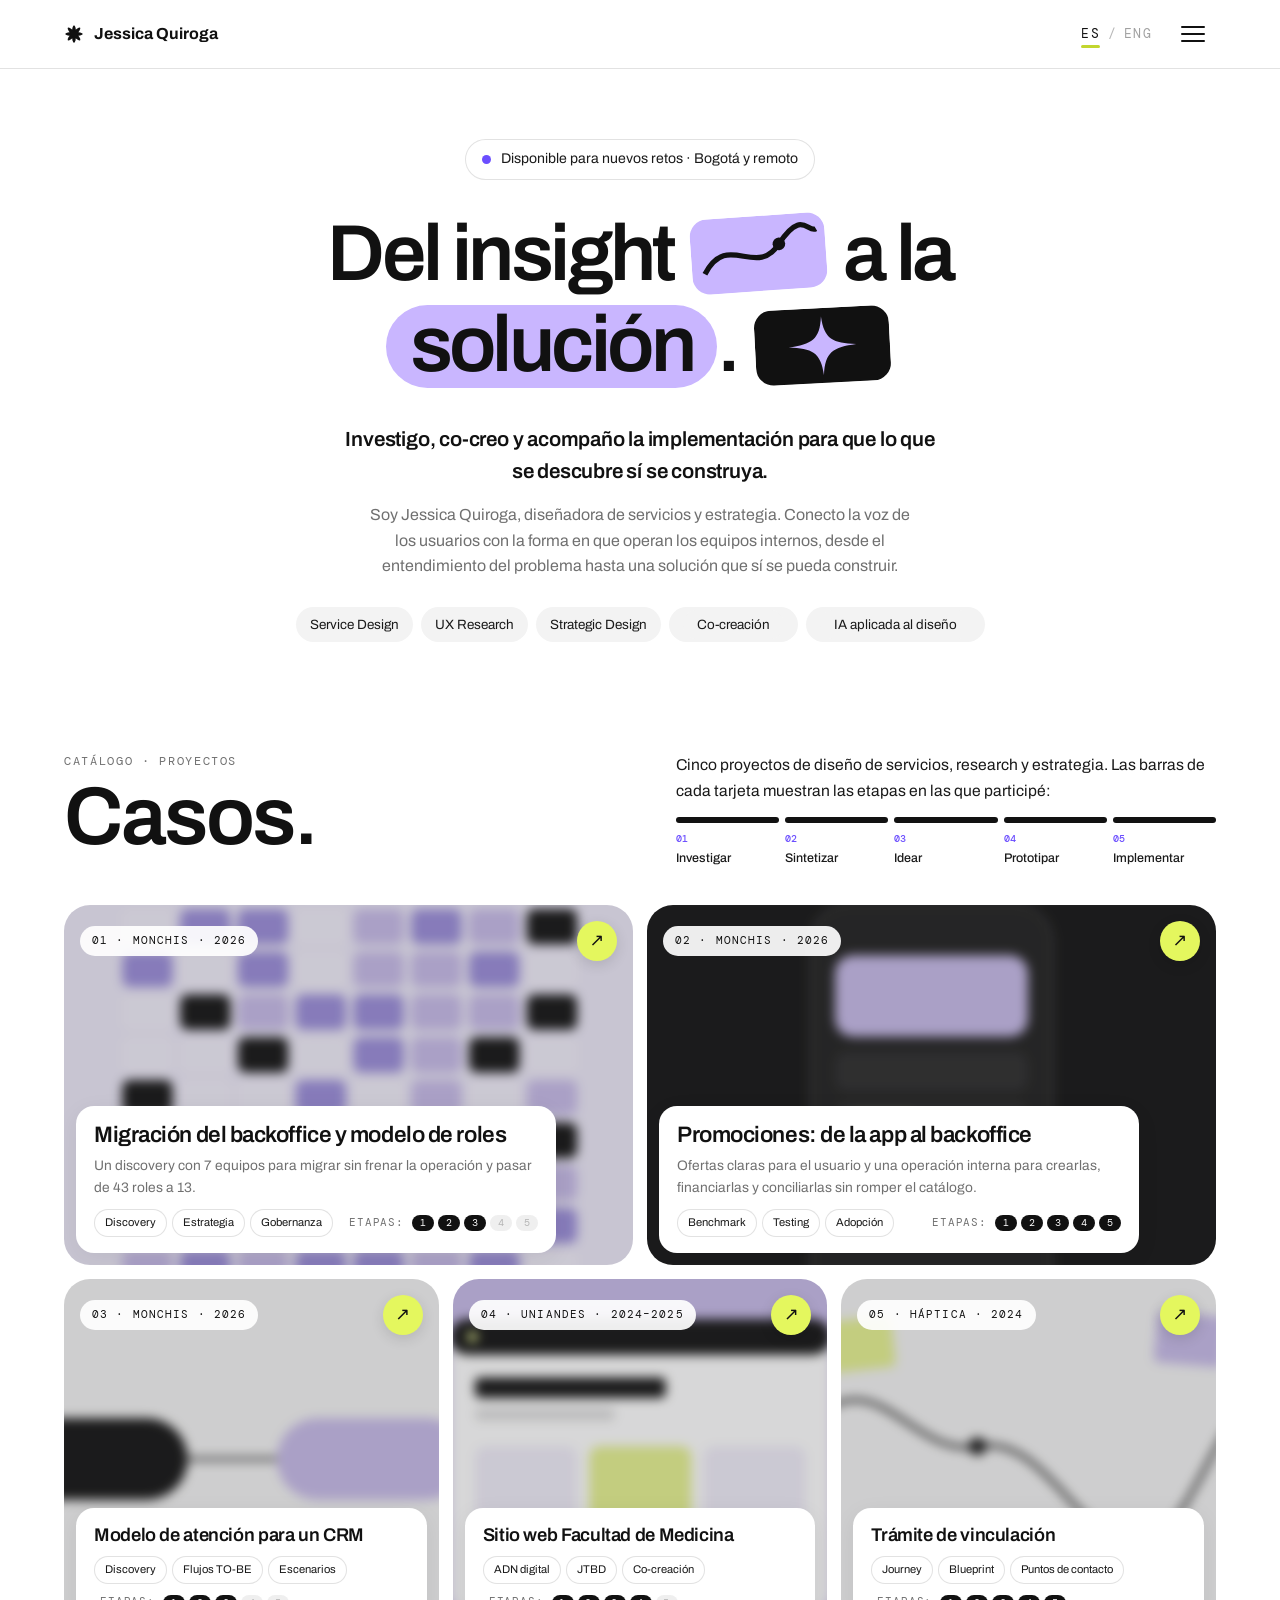
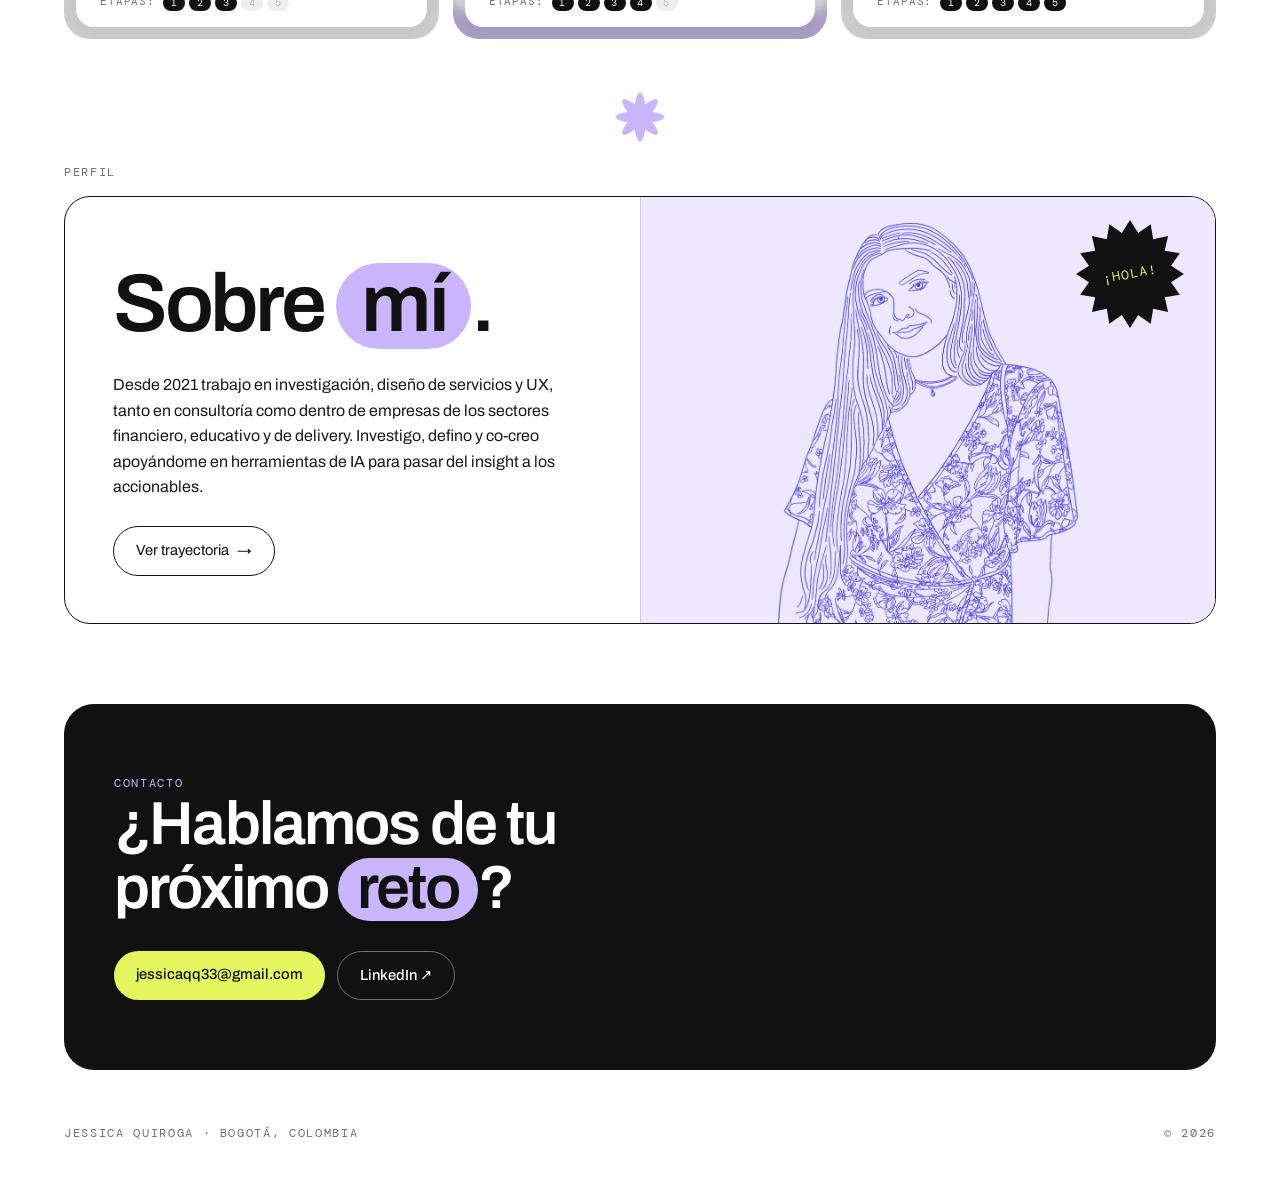
<file: index.html>
<!DOCTYPE html>
<html lang="es" data-lang="es">
<head>
  <meta charset="utf-8">
  <meta name="viewport" content="width=device-width, initial-scale=1">
  <title>Portafolio · Jessica Quiroga</title>
  <meta name="title-es" content="Portafolio · Jessica Quiroga">
  <meta name="title-en" content="Portfolio · Jessica Quiroga">
  <meta name="description" content="Portafolio de Jessica Quiroga, diseñadora de servicios y estrategia. Service Design, UX Research y Strategic Design.">
  <meta property="og:title" content="Portafolio · Jessica Quiroga">
  <meta property="og:description" content="Service Design · UX Research · Strategic Design">
  <link rel="icon" href="data:image/svg+xml,%3Csvg xmlns='http://www.w3.org/2000/svg' viewBox='0 0 32 32'%3E%3Cg fill='%234F46D8'%3E%3Cellipse cx='16' cy='16' rx='3.6' ry='14' transform='rotate(0 16 16)'/%3E%3Cellipse cx='16' cy='16' rx='3.6' ry='14' transform='rotate(45 16 16)'/%3E%3Cellipse cx='16' cy='16' rx='3.6' ry='14' transform='rotate(90 16 16)'/%3E%3Cellipse cx='16' cy='16' rx='3.6' ry='14' transform='rotate(135 16 16)'/%3E%3C/g%3E%3C/svg%3E">
  <link rel="preconnect" href="https://fonts.googleapis.com">
  <link rel="preconnect" href="https://fonts.gstatic.com" crossorigin>
  <link href="https://fonts.googleapis.com/css2?family=Archivo:wdth,wght@75..125,300..900&family=DM+Mono:wght@400;500&display=swap" rel="stylesheet">
  <link rel="stylesheet" href="assets/styles.css">
</head>
<body>

<header class="site-header">
  <div class="wrap">
    <a class="brand" href="index.html"><svg class="mark-flower" viewBox="0 0 24 24" aria-hidden="true"><ellipse cx="12" cy="12" rx="2.6" ry="10.5" transform="rotate(0 12 12)"/><ellipse cx="12" cy="12" rx="2.6" ry="10.5" transform="rotate(45 12 12)"/><ellipse cx="12" cy="12" rx="2.6" ry="10.5" transform="rotate(90 12 12)"/><ellipse cx="12" cy="12" rx="2.6" ry="10.5" transform="rotate(135 12 12)"/></svg>Jessica Quiroga</a>
    <div class="head-right"><div class="lang" role="group" aria-label="Idioma / Language">
      <button type="button" data-lang="es" aria-pressed="true">ES</button><span class="lang-sep" aria-hidden="true">/</span>
      <button type="button" data-lang="en" aria-pressed="false">ENG</button>
    </div><button type="button" class="menu-btn" aria-expanded="false" aria-controls="menu-panel" aria-label="Abrir menú"><span></span><span></span><span></span></button></div>
  </div>
  <div class="menu-panel" id="menu-panel">
    <div class="wrap menu-grid">
      <nav class="menu-main" aria-label="Menú principal"><a class="is-current" href="index.html"><span lang="es">Home</span><span lang="en">Home</span></a><a href="index.html#casos"><span lang="es">Casos</span><span lang="en">Cases</span></a><a href="sobre-mi.html"><span lang="es">Sobre mí</span><span lang="en">About</span></a><a class="menu-cta" href="https://www.linkedin.com/in/jessica-giovanna-quiroga-quir%C3%B3s-29a357232" target="_blank" rel="noopener"><span lang="es">Escríbeme</span><span lang="en">Get in touch</span> ↗</a></nav>
      <div class="menu-cases"><p class="menu-label"><span lang="es">Casos</span><span lang="en">Cases</span></p><a href="casos/migracion-backoffice.html"><span><b>01</b> <span lang="es">Migración backoffice</span><span lang="en">Back-office migration</span></span><small>Monchis</small></a><a href="casos/promociones.html"><span><b>02</b> <span lang="es">Promociones</span><span lang="en">Promotions</span></span><small>Monchis</small></a><a href="casos/modelo-atencion.html"><span><b>03</b> <span lang="es">Modelo de atención</span><span lang="en">Support model</span></span><small>Monchis</small></a><a href="casos/medicina-uniandes.html"><span><b>04</b> <span lang="es">Medicina Uniandes</span><span lang="en">Medicine Uniandes</span></span><small>La Clínica</small></a><a href="casos/vinculacion.html"><span><b>05</b> <span lang="es">Trámite de vinculación</span><span lang="en">Onboarding process</span></span><small>Háptica</small></a></div>
    </div>
  </div>
</header>
<a class="scroll-hint" href="#casos" aria-label="Ver casos / See cases"><svg viewBox="0 0 24 24" aria-hidden="true"><path d="M12 4v15M5 12l7 7 7-7"/></svg></a>


<main>
  <section class="heroA wrap">
    <span class="avail"><i></i><span lang="es">Disponible para nuevos retos · Bogotá y remoto</span><span lang="en">Open to new challenges · Bogotá and remote</span></span>
    <h1>
      <span lang="es">Del insight <span class="hchip" style="--r:-4deg"><svg viewBox="0 0 64 36" preserveAspectRatio="none"><rect width="64" height="36" fill="#C9B6FF"/><path d="M6 26 C18 6 30 30 42 14 S56 10 60 8" fill="none" stroke="#111" stroke-width="2.5"/><circle cx="42" cy="14" r="3" fill="#111"/></svg></span> a la <span class="nw"><span class="pill">solución</span>.</span> <span class="hchip" style="--r:-3deg"><svg viewBox="0 0 64 36" preserveAspectRatio="none"><rect width="64" height="36" fill="#111"/><path d="M32 4 C33 15 37 17 48 18 C37 19 33 21 32 32 C31 21 27 19 16 18 C27 17 31 15 32 4Z" fill="#C9B6FF"/></svg></span></span>
      <span lang="en">From insight <span class="hchip" style="--r:-4deg"><svg viewBox="0 0 64 36" preserveAspectRatio="none"><rect width="64" height="36" fill="#C9B6FF"/><path d="M6 26 C18 6 30 30 42 14 S56 10 60 8" fill="none" stroke="#111" stroke-width="2.5"/><circle cx="42" cy="14" r="3" fill="#111"/></svg></span> to <span class="nw"><span class="pill">solution</span>.</span> <span class="hchip" style="--r:-3deg"><svg viewBox="0 0 64 36" preserveAspectRatio="none"><rect width="64" height="36" fill="#111"/><path d="M32 4 C33 15 37 17 48 18 C37 19 33 21 32 32 C31 21 27 19 16 18 C27 17 31 15 32 4Z" fill="#C9B6FF"/></svg></span></span>
    </h1>
    <p class="lead strong"><span lang="es">Investigo, co-creo y acompaño la implementación para que lo que se descubre sí se construya.</span><span lang="en">I research, co-create and support implementation so that what we discover actually gets built.</span></p>
    <p class="lead sub"><span lang="es">Soy Jessica Quiroga, diseñadora de servicios y estrategia. Conecto la voz de los usuarios con la forma en que operan los equipos internos, desde el entendimiento del problema hasta una solución que sí se pueda construir.</span><span lang="en">I'm Jessica Quiroga, a service and strategy designer. I connect the voice of users with how internal teams actually operate, from understanding the problem to a solution that can really be built.</span></p>
    <div class="skills"><span>Service Design</span><span>UX Research</span><span>Strategic Design</span><span><span lang="es">Co-creación</span><span lang="en">Co-creation</span></span><span><span lang="es">IA aplicada al diseño</span><span lang="en">AI-assisted design</span></span></div>
  </section>

  <section id="casos" class="wrap" style="padding: 40px 0 20px; scroll-margin-top: 90px;">
    <div class="cases-head">
      <div>
        <p class="eyebrow"><span lang="es">Catálogo · Proyectos</span><span lang="en">Catalogue · Projects</span></p>
        <h2 class="display-sm"><span lang="es">Casos.</span><span lang="en">Cases.</span></h2>
      </div>
      <div class="cases-side">
        <p class="body"><span lang="es">Cinco proyectos de diseño de servicios, research y estrategia. Las barras de cada tarjeta muestran las etapas en las que participé:</span><span lang="en">Five service design, research and strategy projects. The bar on each card shows the stages I took part in:</span></p>
        <ol class="mini-legend"><li><i></i><span class="sl-n">01</span><span lang="es">Investigar</span><span lang="en">Research</span></li><li><i></i><span class="sl-n">02</span><span lang="es">Sintetizar</span><span lang="en">Synthesise</span></li><li><i></i><span class="sl-n">03</span><span lang="es">Idear</span><span lang="en">Ideate</span></li><li><i></i><span class="sl-n">04</span><span lang="es">Prototipar</span><span lang="en">Prototype</span></li><li><i></i><span class="sl-n">05</span><span lang="es">Implementar</span><span lang="en">Implement</span></li></ol>
      </div>
    </div>
    <div class="bento bento2">
      <a class="tile lg" href="casos/migracion-backoffice.html">
        <div class="tile-media"><svg viewBox="0 0 480 420" preserveAspectRatio="xMidYMid slice"><rect width="480" height="420" fill="#EDE7FF"/><rect x="60" y="70" width="40" height="28" rx="6" fill="#F1ECFF"/><rect x="106" y="70" width="40" height="28" rx="6" fill="#9C86FF"/><rect x="152" y="70" width="40" height="28" rx="6" fill="#9C86FF"/><rect x="198" y="70" width="40" height="28" rx="6" fill="#F1ECFF"/><rect x="244" y="70" width="40" height="28" rx="6" fill="#C9B6FF"/><rect x="290" y="70" width="40" height="28" rx="6" fill="#9C86FF"/><rect x="336" y="70" width="40" height="28" rx="6" fill="#C9B6FF"/><rect x="382" y="70" width="40" height="28" rx="6" fill="#111111"/><rect x="60" y="104" width="40" height="28" rx="6" fill="#9C86FF"/><rect x="106" y="104" width="40" height="28" rx="6" fill="#F1ECFF"/><rect x="152" y="104" width="40" height="28" rx="6" fill="#9C86FF"/><rect x="198" y="104" width="40" height="28" rx="6" fill="#F1ECFF"/><rect x="244" y="104" width="40" height="28" rx="6" fill="#C9B6FF"/><rect x="290" y="104" width="40" height="28" rx="6" fill="#C9B6FF"/><rect x="336" y="104" width="40" height="28" rx="6" fill="#9C86FF"/><rect x="382" y="104" width="40" height="28" rx="6" fill="#F1ECFF"/><rect x="60" y="138" width="40" height="28" rx="6" fill="#F1ECFF"/><rect x="106" y="138" width="40" height="28" rx="6" fill="#111111"/><rect x="152" y="138" width="40" height="28" rx="6" fill="#C9B6FF"/><rect x="198" y="138" width="40" height="28" rx="6" fill="#9C86FF"/><rect x="244" y="138" width="40" height="28" rx="6" fill="#9C86FF"/><rect x="290" y="138" width="40" height="28" rx="6" fill="#C9B6FF"/><rect x="336" y="138" width="40" height="28" rx="6" fill="#C9B6FF"/><rect x="382" y="138" width="40" height="28" rx="6" fill="#111111"/><rect x="60" y="172" width="40" height="28" rx="6" fill="#F1ECFF"/><rect x="106" y="172" width="40" height="28" rx="6" fill="#F1ECFF"/><rect x="152" y="172" width="40" height="28" rx="6" fill="#111111"/><rect x="198" y="172" width="40" height="28" rx="6" fill="#F1ECFF"/><rect x="244" y="172" width="40" height="28" rx="6" fill="#9C86FF"/><rect x="290" y="172" width="40" height="28" rx="6" fill="#C9B6FF"/><rect x="336" y="172" width="40" height="28" rx="6" fill="#111111"/><rect x="382" y="172" width="40" height="28" rx="6" fill="#F1ECFF"/><rect x="60" y="206" width="40" height="28" rx="6" fill="#111111"/><rect x="106" y="206" width="40" height="28" rx="6" fill="#F1ECFF"/><rect x="152" y="206" width="40" height="28" rx="6" fill="#F1ECFF"/><rect x="198" y="206" width="40" height="28" rx="6" fill="#9C86FF"/><rect x="244" y="206" width="40" height="28" rx="6" fill="#F1ECFF"/><rect x="290" y="206" width="40" height="28" rx="6" fill="#C9B6FF"/><rect x="336" y="206" width="40" height="28" rx="6" fill="#F1ECFF"/><rect x="382" y="206" width="40" height="28" rx="6" fill="#C9B6FF"/><rect x="60" y="240" width="40" height="28" rx="6" fill="#C9B6FF"/><rect x="106" y="240" width="40" height="28" rx="6" fill="#9C86FF"/><rect x="152" y="240" width="40" height="28" rx="6" fill="#111111"/><rect x="198" y="240" width="40" height="28" rx="6" fill="#C9B6FF"/><rect x="244" y="240" width="40" height="28" rx="6" fill="#111111"/><rect x="290" y="240" width="40" height="28" rx="6" fill="#C9B6FF"/><rect x="336" y="240" width="40" height="28" rx="6" fill="#C9B6FF"/><rect x="382" y="240" width="40" height="28" rx="6" fill="#111111"/><rect x="60" y="274" width="40" height="28" rx="6" fill="#9C86FF"/><rect x="106" y="274" width="40" height="28" rx="6" fill="#C9B6FF"/><rect x="152" y="274" width="40" height="28" rx="6" fill="#F1ECFF"/><rect x="198" y="274" width="40" height="28" rx="6" fill="#C9B6FF"/><rect x="244" y="274" width="40" height="28" rx="6" fill="#F1ECFF"/><rect x="290" y="274" width="40" height="28" rx="6" fill="#F1ECFF"/><rect x="336" y="274" width="40" height="28" rx="6" fill="#F1ECFF"/><rect x="382" y="274" width="40" height="28" rx="6" fill="#C9B6FF"/><rect x="60" y="308" width="40" height="28" rx="6" fill="#F1ECFF"/><rect x="106" y="308" width="40" height="28" rx="6" fill="#C9B6FF"/><rect x="152" y="308" width="40" height="28" rx="6" fill="#111111"/><rect x="198" y="308" width="40" height="28" rx="6" fill="#C9B6FF"/><rect x="244" y="308" width="40" height="28" rx="6" fill="#111111"/><rect x="290" y="308" width="40" height="28" rx="6" fill="#C9B6FF"/><rect x="336" y="308" width="40" height="28" rx="6" fill="#C9B6FF"/><rect x="382" y="308" width="40" height="28" rx="6" fill="#9C86FF"/><rect x="60" y="342" width="40" height="28" rx="6" fill="#C9B6FF"/><rect x="106" y="342" width="40" height="28" rx="6" fill="#9C86FF"/><rect x="152" y="342" width="40" height="28" rx="6" fill="#C9B6FF"/><rect x="198" y="342" width="40" height="28" rx="6" fill="#9C86FF"/><rect x="244" y="342" width="40" height="28" rx="6" fill="#9C86FF"/><rect x="290" y="342" width="40" height="28" rx="6" fill="#C9B6FF"/><rect x="336" y="342" width="40" height="28" rx="6" fill="#9C86FF"/><rect x="382" y="342" width="40" height="28" rx="6" fill="#F1ECFF"/></svg></div>
        <div class="tile-top"><span class="tag">01 · Monchis · 2026</span><span class="tile-go" aria-hidden="true">↗</span></div>
        <div class="tile-card">
          <h3><span lang="es">Migración del backoffice y modelo de roles</span><span lang="en">Back-office migration and roles model</span></h3>
          <p><span lang="es">Un discovery con 7 equipos para migrar sin frenar la operación y pasar de 43 roles a 13.</span><span lang="en">A discovery with 7 teams to migrate without stopping operations and go from 43 roles to 13.</span></p>
          <div class="tile-meta"><div class="chips"><span class="chip">Discovery</span><span class="chip"><span lang="es">Estrategia</span><span lang="en">Strategy</span></span><span class="chip"><span lang="es">Gobernanza</span><span lang="en">Governance</span></span></div><div class="stages"><span class="st-l"><span lang="es">Etapas:</span><span lang="en">Stages:</span></span><i class="on" title="Investigar">1</i><i class="on" title="Sintetizar">2</i><i class="on" title="Idear">3</i><i class="" title="Prototipar">4</i><i class="" title="Implementar">5</i></div></div>
        </div>
      </a>
      <a class="tile lg" href="casos/promociones.html">
        <div class="tile-media"><svg viewBox="0 0 400 300" preserveAspectRatio="xMidYMid slice"><rect width="400" height="300" fill="#111"/>
<rect x="120" y="30" width="160" height="300" rx="26" fill="#1E1E1E" stroke="#333" stroke-width="2"/>
<rect x="136" y="64" width="128" height="54" rx="12" fill="#C9B6FF"/><rect x="136" y="128" width="128" height="26" rx="8" fill="#2A2A2A"/>
<rect x="136" y="162" width="128" height="26" rx="8" fill="#2A2A2A"/><rect x="146" y="170" width="44" height="10" rx="5" fill="#E4F75E"/>
<rect x="136" y="196" width="128" height="26" rx="8" fill="#2A2A2A"/><rect x="146" y="204" width="34" height="10" rx="5" fill="#E4F75E"/></svg></div>
        <div class="tile-top"><span class="tag">02 · Monchis · 2026</span><span class="tile-go" aria-hidden="true">↗</span></div>
        <div class="tile-card">
          <h3><span lang="es">Promociones: de la app al backoffice</span><span lang="en">Promotions: app to back office</span></h3>
          <p><span lang="es">Ofertas claras para el usuario y una operación interna para crearlas, financiarlas y conciliarlas sin romper el catálogo.</span><span lang="en">Clear offers for users and an internal operation to create, fund and reconcile them without breaking the catalogue.</span></p>
          <div class="tile-meta"><div class="chips"><span class="chip">Benchmark</span><span class="chip">Testing</span><span class="chip"><span lang="es">Adopción</span><span lang="en">Adoption</span></span></div><div class="stages"><span class="st-l"><span lang="es">Etapas:</span><span lang="en">Stages:</span></span><i class="on" title="Investigar">1</i><i class="on" title="Sintetizar">2</i><i class="on" title="Idear">3</i><i class="on" title="Prototipar">4</i><i class="on" title="Implementar">5</i></div></div>
        </div>
      </a>
      <a class="tile sm" href="casos/modelo-atencion.html">
        <div class="tile-media"><svg viewBox="0 0 1200 300" preserveAspectRatio="xMidYMid slice"><rect width="1200" height="300" fill="#F3F3F3"/>
<g fill="none" stroke="#111" stroke-width="2.5"><path d="M120 150 H1080"/></g>
<g><circle cx="200" cy="90" r="26" fill="#C9B6FF"/><circle cx="200" cy="150" r="26" fill="#E4F75E"/><circle cx="200" cy="210" r="26" fill="#111"/>
<path d="M226 90 C300 90 300 150 380 150 M226 210 C300 210 300 150 380 150" fill="none" stroke="#111" stroke-width="2.5"/>
<rect x="380" y="118" width="170" height="64" rx="32" fill="#111"/><rect x="620" y="118" width="150" height="64" rx="32" fill="#C9B6FF"/><rect x="840" y="118" width="150" height="64" rx="32" fill="#fff" stroke="#111" stroke-width="2.5"/><circle cx="1060" cy="150" r="22" fill="#E4F75E" stroke="#111" stroke-width="2.5"/></g></svg></div>
        <div class="tile-top"><span class="tag">03 · Monchis · 2026</span><span class="tile-go" aria-hidden="true">↗</span></div>
        <div class="tile-card">
          <h3><span lang="es">Modelo de atención para un CRM</span><span lang="en">Support model for a CRM</span></h3>
          <p><span lang="es">Discovery e ideación para centralizar el soporte de usuarios, repartidores y comercios en un solo lugar.</span><span lang="en">Discovery and ideation to bring user, rider and merchant support into one place.</span></p>
          <div class="tile-meta"><div class="chips"><span class="chip">Discovery</span><span class="chip"><span lang="es">Flujos TO-BE</span><span lang="en">TO-BE flows</span></span><span class="chip"><span lang="es">Escenarios</span><span lang="en">Scenarios</span></span></div><div class="stages"><span class="st-l"><span lang="es">Etapas:</span><span lang="en">Stages:</span></span><i class="on" title="Investigar">1</i><i class="on" title="Sintetizar">2</i><i class="on" title="Idear">3</i><i class="" title="Prototipar">4</i><i class="" title="Implementar">5</i></div></div>
        </div>
      </a>
      <a class="tile sm" href="casos/medicina-uniandes.html">
        <div class="tile-media"><svg viewBox="0 0 400 300" preserveAspectRatio="xMidYMid slice"><rect width="400" height="300" fill="#C9B6FF"/>
<rect x="50" y="40" width="300" height="230" rx="14" fill="#fff"/><rect x="50" y="40" width="300" height="28" rx="14" fill="#111"/>
<circle cx="68" cy="54" r="4" fill="#E4F75E"/><rect x="70" y="86" width="150" height="16" rx="4" fill="#111"/><rect x="70" y="110" width="110" height="10" rx="4" fill="#ddd"/>
<rect x="70" y="140" width="80" height="60" rx="8" fill="#F1ECFF"/><rect x="160" y="140" width="80" height="60" rx="8" fill="#E4F75E"/><rect x="250" y="140" width="80" height="60" rx="8" fill="#F1ECFF"/></svg></div>
        <div class="tile-top"><span class="tag">04 · Uniandes · 2024–2025</span><span class="tile-go" aria-hidden="true">↗</span></div>
        <div class="tile-card">
          <h3><span lang="es">Sitio web Facultad de Medicina</span><span lang="en">School of Medicine website</span></h3>
          <p></p>
          <div class="tile-meta"><div class="chips"><span class="chip"><span lang="es">ADN digital</span><span lang="en">Digital DNA</span></span><span class="chip">JTBD</span><span class="chip"><span lang="es">Co-creación</span><span lang="en">Co-creation</span></span></div><div class="stages"><span class="st-l"><span lang="es">Etapas:</span><span lang="en">Stages:</span></span><i class="on" title="Investigar">1</i><i class="on" title="Sintetizar">2</i><i class="on" title="Idear">3</i><i class="on" title="Prototipar">4</i><i class="" title="Implementar">5</i></div></div>
        </div>
      </a>
      <a class="tile sm" href="casos/vinculacion.html">
        <div class="tile-media"><svg viewBox="0 0 400 300" preserveAspectRatio="xMidYMid slice"><rect width="400" height="300" fill="#F3F3F3"/>
<path d="M30 120 C80 70 110 150 160 140 S240 210 280 220 S350 110 380 100" fill="none" stroke="#111" stroke-width="3"/>
<circle cx="30" cy="120" r="7" fill="#111"/><circle cx="160" cy="140" r="7" fill="#111"/><circle cx="280" cy="220" r="10" fill="#6B4EFF"/><circle cx="380" cy="100" r="7" fill="#111"/>
<g fill="#E4F75E"><rect x="40" y="40" width="54" height="40" rx="4" transform="rotate(-6 67 60)"/></g><g fill="#C9B6FF"><rect x="300" y="36" width="54" height="40" rx="4" transform="rotate(5 327 56)"/></g></svg></div>
        <div class="tile-top"><span class="tag">05 · Háptica · 2024</span><span class="tile-go" aria-hidden="true">↗</span></div>
        <div class="tile-card">
          <h3><span lang="es">Trámite de vinculación</span><span lang="en">Onboarding process</span></h3>
          <p></p>
          <div class="tile-meta"><div class="chips"><span class="chip">Journey</span><span class="chip">Blueprint</span><span class="chip"><span lang="es">Puntos de contacto</span><span lang="en">Touchpoints</span></span></div><div class="stages"><span class="st-l"><span lang="es">Etapas:</span><span lang="en">Stages:</span></span><i class="on" title="Investigar">1</i><i class="on" title="Sintetizar">2</i><i class="on" title="Idear">3</i><i class="on" title="Prototipar">4</i><i class="on" title="Implementar">5</i></div></div>
        </div>
      </a>
    </div>
  </section>

  <section class="wrap" style="padding: 30px 0 40px;">
    <div class="scroll-cue" aria-hidden="true"><svg viewBox="0 0 24 24"><ellipse cx="12" cy="12" rx="2.6" ry="10.5" transform="rotate(0 12 12)"/><ellipse cx="12" cy="12" rx="2.6" ry="10.5" transform="rotate(45 12 12)"/><ellipse cx="12" cy="12" rx="2.6" ry="10.5" transform="rotate(90 12 12)"/><ellipse cx="12" cy="12" rx="2.6" ry="10.5" transform="rotate(135 12 12)"/></svg></div>
    <p class="eyebrow about-ey"><span lang="es">Perfil</span><span lang="en">Profile</span></p>
    <div class="block-split reveal">
      <div class="block-text">
        <h2 class="display-sm"><span lang="es">Sobre <span class="nw"><span class="pill">mí</span>.</span></span><span lang="en">About <span class="nw"><span class="pill">me</span>.</span></span></h2>
        <p class="body">
          <span lang="es">Desde 2021 trabajo en investigación, diseño de servicios y UX, tanto en consultoría como dentro de empresas de los sectores financiero, educativo y de delivery. Investigo, defino y co-creo apoyándome en herramientas de IA para pasar del insight a los accionables.</span>
          <span lang="en">Since 2021 I've worked in research, service design and UX, both as a consultant and inside companies in finance, education and delivery. I research, define and co-create with the help of AI tools to move from insight to action.</span>
        </p>
        <p style="margin-top:26px;"><a class="btn" href="sobre-mi.html"><span lang="es">Ver trayectoria</span><span lang="en">See my background</span> →</a></p>
      </div>
      <div class="block-color">
        <img src="assets/retrato.png" alt="Ilustración de Jessica Quiroga" width="675" height="900" loading="lazy">
        <div class="sticker sm" aria-hidden="true"><svg viewBox="0 0 100 100"><path d="M50.0 1.0 L57.4 12.7 L68.8 4.7 L71.1 18.4 L84.6 15.4 L81.6 28.9 L95.3 31.2 L87.3 42.6 L99.0 50.0 L87.3 57.4 L95.3 68.8 L81.6 71.1 L84.6 84.6 L71.1 81.6 L68.8 95.3 L57.4 87.3 L50.0 99.0 L42.6 87.3 L31.2 95.3 L28.9 81.6 L15.4 84.6 L18.4 71.1 L4.7 68.8 L12.7 57.4 L1.0 50.0 L12.7 42.6 L4.7 31.2 L18.4 28.9 L15.4 15.4 L28.9 18.4 L31.2 4.7 L42.6 12.7Z"/></svg><span lang="es">¡hola!</span><span lang="en">hi!</span></div>
      </div>
    </div>
  </section>

  <section class="wrap">
    <div class="contact reveal has-doodles">
      <p class="eyebrow"><span lang="es">Contacto</span><span lang="en">Contact</span></p>
      <h2>
        <span lang="es">¿Hablamos de tu próximo <span class="nw"><span class="pill">reto</span>?</span></span>
        <span lang="en">Shall we talk about your next <span class="nw"><span class="pill">challenge</span>?</span></span>
      </h2>
      <div class="links">
        <a href="mailto:jessicaqq33@gmail.com">jessicaqq33@gmail.com</a>
        <a class="ghost" href="https://www.linkedin.com/in/jessica-giovanna-quiroga-quir%C3%B3s-29a357232" target="_blank" rel="noopener">LinkedIn ↗</a>
      </div>
    </div>
  </section>
</main>

<footer class="site-footer">
  <div class="wrap">
    <span class="eyebrow">Jessica Quiroga · Bogotá, Colombia</span>
    <span class="eyebrow">© <span data-year>2026</span></span>
  </div>
</footer>

<script src="assets/main.js"></script>
</body>
</html>
</file>
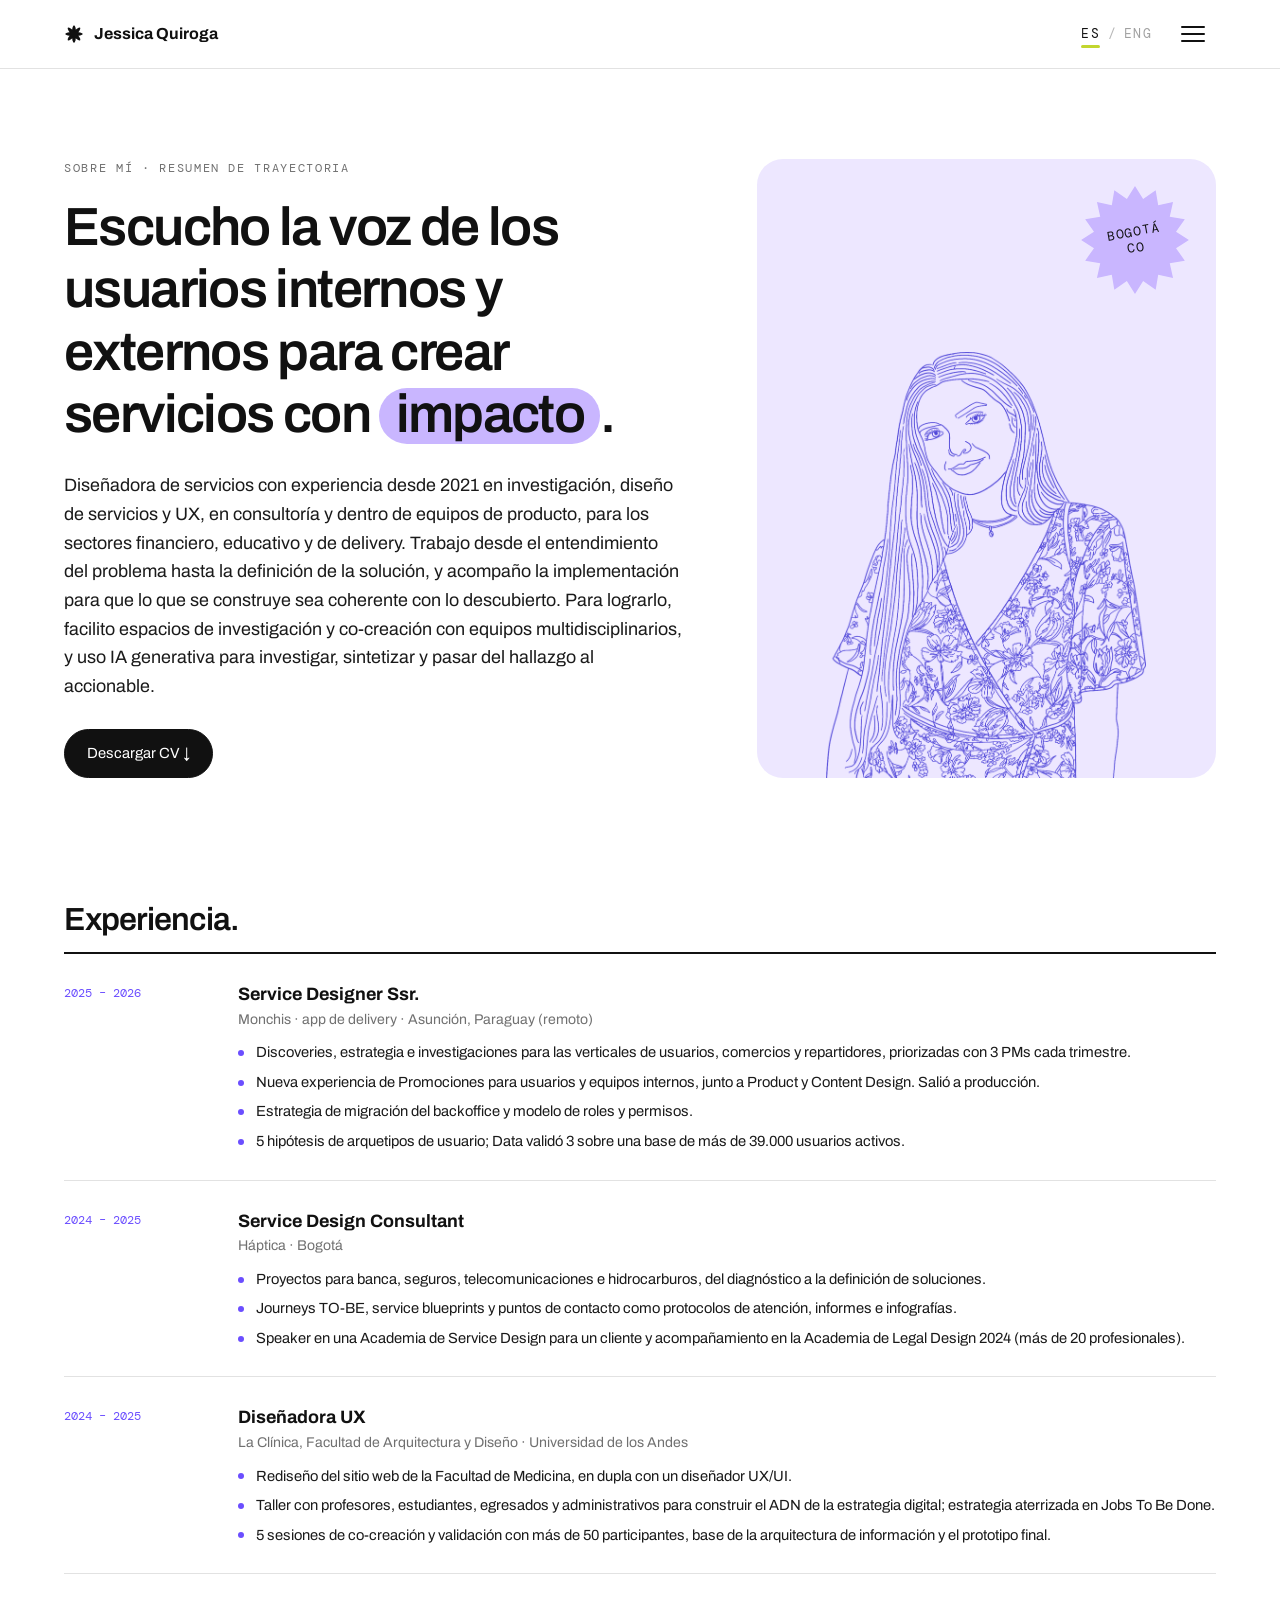
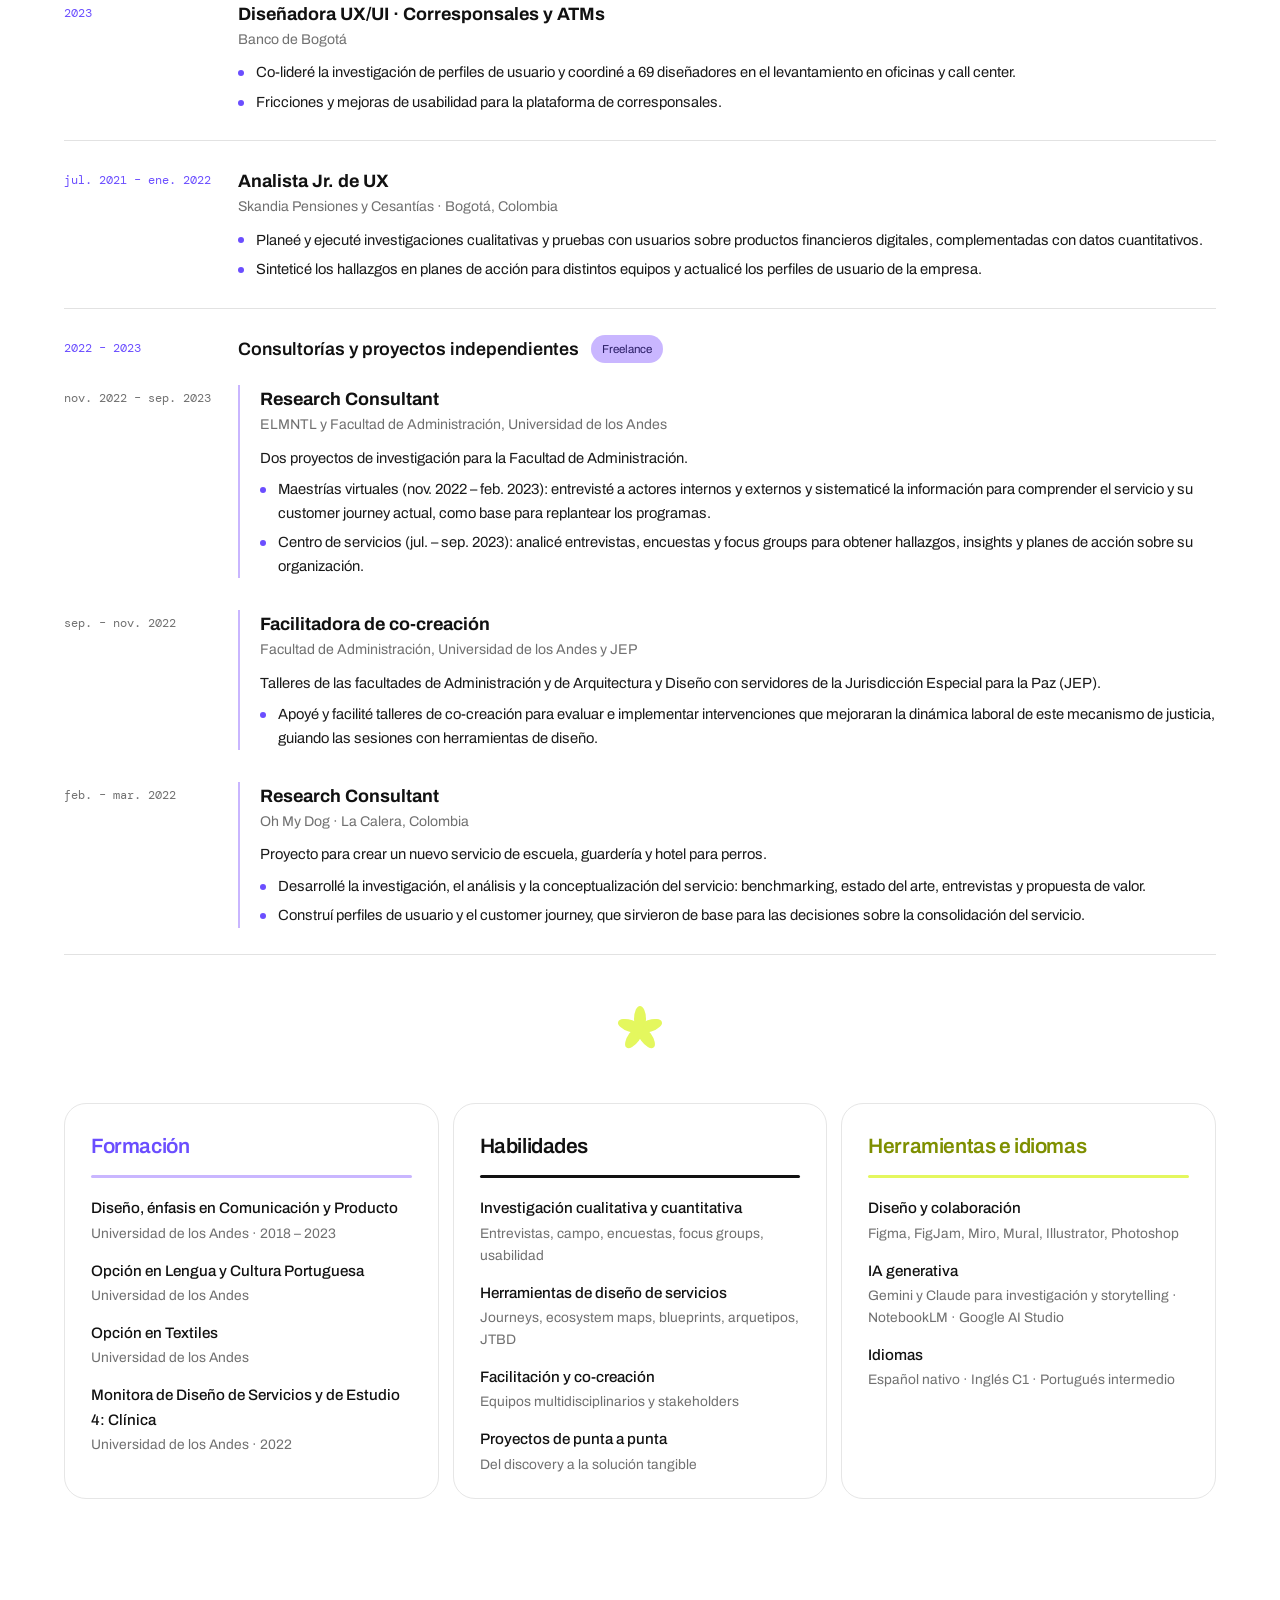
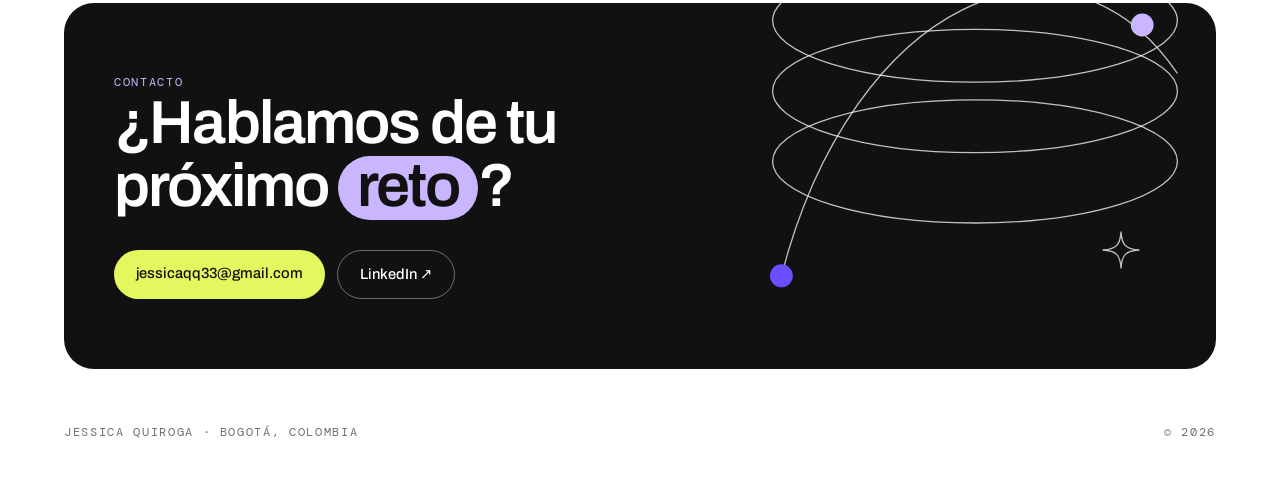
<file: sobre-mi.html>
<!DOCTYPE html>
<html lang="es" data-lang="es">
<head>
  <meta charset="utf-8">
  <meta name="viewport" content="width=device-width, initial-scale=1">
  <title>Sobre mí · Jessica Quiroga</title>
  <meta name="title-es" content="Sobre mí · Jessica Quiroga">
  <meta name="title-en" content="About · Jessica Quiroga">
  <meta name="description" content="Trayectoria de Jessica Quiroga: Service Design, UX Research y Strategic Design desde 2021.">
  <link rel="icon" href="data:image/svg+xml,%3Csvg xmlns='http://www.w3.org/2000/svg' viewBox='0 0 32 32'%3E%3Cg fill='%234F46D8'%3E%3Cellipse cx='16' cy='16' rx='3.6' ry='14' transform='rotate(0 16 16)'/%3E%3Cellipse cx='16' cy='16' rx='3.6' ry='14' transform='rotate(45 16 16)'/%3E%3Cellipse cx='16' cy='16' rx='3.6' ry='14' transform='rotate(90 16 16)'/%3E%3Cellipse cx='16' cy='16' rx='3.6' ry='14' transform='rotate(135 16 16)'/%3E%3C/g%3E%3C/svg%3E">
  <link rel="preconnect" href="https://fonts.googleapis.com">
  <link rel="preconnect" href="https://fonts.gstatic.com" crossorigin>
  <link href="https://fonts.googleapis.com/css2?family=Archivo:wdth,wght@75..125,300..900&family=DM+Mono:wght@400;500&display=swap" rel="stylesheet">
  <link rel="stylesheet" href="assets/styles.css">
</head>
<body>

<header class="site-header">
  <div class="wrap">
    <a class="brand" href="index.html"><svg class="mark-flower" viewBox="0 0 24 24" aria-hidden="true"><ellipse cx="12" cy="12" rx="2.6" ry="10.5" transform="rotate(0 12 12)"/><ellipse cx="12" cy="12" rx="2.6" ry="10.5" transform="rotate(45 12 12)"/><ellipse cx="12" cy="12" rx="2.6" ry="10.5" transform="rotate(90 12 12)"/><ellipse cx="12" cy="12" rx="2.6" ry="10.5" transform="rotate(135 12 12)"/></svg>Jessica Quiroga</a>
    <div class="head-right"><div class="lang" role="group" aria-label="Idioma / Language">
      <button type="button" data-lang="es" aria-pressed="true">ES</button><span class="lang-sep" aria-hidden="true">/</span>
      <button type="button" data-lang="en" aria-pressed="false">ENG</button>
    </div><button type="button" class="menu-btn" aria-expanded="false" aria-controls="menu-panel" aria-label="Abrir menú"><span></span><span></span><span></span></button></div>
  </div>
  <div class="menu-panel" id="menu-panel">
    <div class="wrap menu-grid">
      <nav class="menu-main" aria-label="Menú principal"><a href="index.html"><span lang="es">Home</span><span lang="en">Home</span></a><a href="index.html#casos"><span lang="es">Casos</span><span lang="en">Cases</span></a><a class="is-current" href="sobre-mi.html"><span lang="es">Sobre mí</span><span lang="en">About</span></a><a class="menu-cta" href="https://www.linkedin.com/in/jessica-giovanna-quiroga-quir%C3%B3s-29a357232" target="_blank" rel="noopener"><span lang="es">Escríbeme</span><span lang="en">Get in touch</span> ↗</a></nav>
      <div class="menu-cases"><p class="menu-label"><span lang="es">Casos</span><span lang="en">Cases</span></p><a href="casos/migracion-backoffice.html"><span><b>01</b> <span lang="es">Migración backoffice</span><span lang="en">Back-office migration</span></span><small>Monchis</small></a><a href="casos/promociones.html"><span><b>02</b> <span lang="es">Promociones</span><span lang="en">Promotions</span></span><small>Monchis</small></a><a href="casos/modelo-atencion.html"><span><b>03</b> <span lang="es">Modelo de atención</span><span lang="en">Support model</span></span><small>Monchis</small></a><a href="casos/medicina-uniandes.html"><span><b>04</b> <span lang="es">Medicina Uniandes</span><span lang="en">Medicine Uniandes</span></span><small>La Clínica</small></a><a href="casos/vinculacion.html"><span><b>05</b> <span lang="es">Trámite de vinculación</span><span lang="en">Onboarding process</span></span><small>Háptica</small></a></div>
    </div>
  </div>
</header>

<main>
  <section class="wrap about-hero">
    <div>
      <p class="eyebrow"><span lang="es">Sobre mí · Resumen de trayectoria</span><span lang="en">About · Background summary</span></p>
      <h1>
        <span lang="es">Escucho la voz de los usuarios internos y externos para crear servicios con <span class="nw"><span class="pill">impacto</span>.</span></span>
        <span lang="en">Listening to the voice of internal and external users to create services with <span class="nw"><span class="pill">impact</span>.</span></span>
      </h1>
      <p class="lead">
        <span lang="es">Diseñadora de servicios con experiencia desde 2021 en investigación, diseño de servicios y UX, en consultoría y dentro de equipos de producto, para los sectores financiero, educativo y de delivery. Trabajo desde el entendimiento del problema hasta la definición de la solución, y acompaño la implementación para que lo que se construye sea coherente con lo descubierto. Para lograrlo, facilito espacios de investigación y co-creación con equipos multidisciplinarios, y uso IA generativa para investigar, sintetizar y pasar del hallazgo al accionable.</span>
        <span lang="en">Service designer working since 2021 in research, service design and UX, as a consultant and inside product teams, across finance, education and delivery. I work from understanding the problem to defining the solution, and I stay through implementation so what gets built stays true to what we learned. To get there, I facilitate research and co-creation with cross-functional teams, and I use generative AI to research, synthesise and turn findings into action.</span>
      </p>
      <p class="cv-dl"><a class="btn solid" lang="es" href="assets/cv/CV_Jessica_Quiroga_ES.pdf" download>Descargar CV ↓</a><a class="btn solid" lang="en" href="assets/cv/Resume_Jessica_Quiroga_EN.pdf" download>Download résumé ↓</a></p>
    </div>
    <div class="portrait-wrap portrait-panel"><img src="assets/retrato.png" alt="Ilustración de Jessica Quiroga" width="675" height="900"><div class="sticker sm" aria-hidden="true"><svg viewBox="0 0 100 100"><path d="M50.0 1.0 L57.4 12.7 L68.8 4.7 L71.1 18.4 L84.6 15.4 L81.6 28.9 L95.3 31.2 L87.3 42.6 L99.0 50.0 L87.3 57.4 L95.3 68.8 L81.6 71.1 L84.6 84.6 L71.1 81.6 L68.8 95.3 L57.4 87.3 L50.0 99.0 L42.6 87.3 L31.2 95.3 L28.9 81.6 L15.4 84.6 L18.4 71.1 L4.7 68.8 L12.7 57.4 L1.0 50.0 L12.7 42.6 L4.7 31.2 L18.4 28.9 L15.4 15.4 L28.9 18.4 L31.2 4.7 L42.6 12.7Z"/></svg><span>Bogotá<br>CO</span></div></div>
  </section>

  <section class="section wrap cv">
    <h2 class="display-sm"><span lang="es">Experiencia.</span><span lang="en">Experience.</span></h2>

    <div class="job reveal">
      <span class="when">2025 – 2026</span>
      <div>
        <h3><span lang="es">Service Designer Ssr.</span><span lang="en">Mid-level Service Designer</span></h3>
        <p class="org"><span lang="es">Monchis · app de delivery · Asunción, Paraguay (remoto)</span><span lang="en">Monchis · delivery app · Asunción, Paraguay (remote)</span></p>
        <ul>
          <li><span lang="es">Discoveries, estrategia e investigaciones para las verticales de usuarios, comercios y repartidores, priorizadas con 3 PMs cada trimestre.</span><span lang="en">Discoveries, strategy and research for the user, merchant and rider verticals, prioritised with 3 PMs every quarter.</span></li>
          <li><span lang="es">Nueva experiencia de Promociones para usuarios y equipos internos, junto a Product y Content Design. Salió a producción.</span><span lang="en">New Promotions experience for users and internal teams, with Product and Content Design. Shipped to production.</span></li>
          <li><span lang="es">Estrategia de migración del backoffice y modelo de roles y permisos.</span><span lang="en">Back-office migration strategy and roles and permissions model.</span></li>
          <li><span lang="es">5 hipótesis de arquetipos de usuario; Data validó 3 sobre una base de más de 39.000 usuarios activos.</span><span lang="en">5 user archetype hypotheses; the Data team validated 3 against more than 39,000 active users.</span></li>
        </ul>
      </div>
    </div>

    <div class="job reveal">
      <span class="when">2024 – 2025</span>
      <div>
        <h3>Service Design Consultant</h3>
        <p class="org">Háptica · Bogotá</p>
        <ul>
          <li><span lang="es">Proyectos para banca, seguros, telecomunicaciones e hidrocarburos, del diagnóstico a la definición de soluciones.</span><span lang="en">Projects for banking, insurance, telecom and oil &amp; gas, from diagnosis to defining solutions.</span></li>
          <li><span lang="es">Journeys TO-BE, service blueprints y puntos de contacto como protocolos de atención, informes e infografías.</span><span lang="en">TO-BE journeys, service blueprints and touchpoints such as service protocols, reports and infographics.</span></li>
          <li><span lang="es">Speaker en una Academia de Service Design para un cliente y acompañamiento en la Academia de Legal Design 2024 (más de 20 profesionales).</span><span lang="en">Speaker at a client's Service Design Academy and coach at the 2024 Legal Design Academy (20+ professionals).</span></li>
        </ul>
      </div>
    </div>

    <div class="job reveal">
      <span class="when">2024 – 2025</span>
      <div>
        <h3><span lang="es">Diseñadora UX</span><span lang="en">UX Designer</span></h3>
        <p class="org"><span lang="es">La Clínica, Facultad de Arquitectura y Diseño · Universidad de los Andes</span><span lang="en">La Clínica, School of Architecture and Design · Universidad de los Andes</span></p>
        <ul>
          <li><span lang="es">Rediseño del sitio web de la Facultad de Medicina, en dupla con un diseñador UX/UI.</span><span lang="en">Redesign of the School of Medicine website, paired with a UX/UI designer.</span></li>
          <li><span lang="es">Taller con profesores, estudiantes, egresados y administrativos para construir el ADN de la estrategia digital; estrategia aterrizada en Jobs To Be Done.</span><span lang="en">Workshop with faculty, students, alumni and staff to build the digital strategy's DNA, translated into Jobs To Be Done.</span></li>
          <li><span lang="es">5 sesiones de co-creación y validación con más de 50 participantes, base de la arquitectura de información y el prototipo final.</span><span lang="en">5 co-creation and validation sessions with 50+ participants, the base for the information architecture and final prototype.</span></li>
        </ul>
      </div>
    </div>

    <div class="job reveal">
      <span class="when">2023</span>
      <div>
        <h3><span lang="es">Diseñadora UX/UI · Corresponsales y ATMs</span><span lang="en">UX/UI Designer · Banking agents &amp; ATMs</span></h3>
        <p class="org">Banco de Bogotá</p>
        <ul>
          <li><span lang="es">Co-lideré la investigación de perfiles de usuario y coordiné a 69 diseñadores en el levantamiento en oficinas y call center.</span><span lang="en">Co-led user profile research and coordinated 69 designers doing fieldwork in branches and the call center.</span></li>
          <li><span lang="es">Fricciones y mejoras de usabilidad para la plataforma de corresponsales.</span><span lang="en">Friction points and usability improvements for the banking agents platform.</span></li>
        </ul>
      </div>
    </div>

    <div class="job reveal">
      <span class="when"><span lang="es">jul. 2021 – ene. 2022</span><span lang="en">Jul 2021 – Jan 2022</span></span>
      <div>
        <h3><span lang="es">Analista Jr. de UX</span><span lang="en">Junior UX Analyst</span></h3>
        <p class="org">Skandia Pensiones y Cesantías · Bogotá, Colombia</p>
        <ul>
          <li><span lang="es">Planeé y ejecuté investigaciones cualitativas y pruebas con usuarios sobre productos financieros digitales, complementadas con datos cuantitativos.</span><span lang="en">Planned and ran qualitative research and user testing on digital financial products, complemented with quantitative data.</span></li>
          <li><span lang="es">Sinteticé los hallazgos en planes de acción para distintos equipos y actualicé los perfiles de usuario de la empresa.</span><span lang="en">Synthesised findings into action plans for different teams and updated the company's user profiles.</span></li>
        </ul>
      </div>
    </div>

    <div class="job-group reveal">
      <span class="when">2022 – 2023</span>
      <div><h3><span lang="es">Consultorías y proyectos independientes</span><span lang="en">Independent consulting projects</span></h3><span class="chip lav">Freelance</span></div>
    </div>

    <div class="job sub reveal">
      <span class="when"><span lang="es">nov. 2022 – sep. 2023</span><span lang="en">Nov 2022 – Sep 2023</span></span>
      <div>
        <h3>Research Consultant</h3>
        <p class="org"><span lang="es">ELMNTL y Facultad de Administración, Universidad de los Andes</span><span lang="en">ELMNTL and School of Management, Universidad de los Andes</span></p>
        <p class="jdesc"><span lang="es">Dos proyectos de investigación para la Facultad de Administración.</span><span lang="en">Two research projects for the School of Management.</span></p>
        <ul>
          <li><span lang="es">Maestrías virtuales (nov. 2022 – feb. 2023): entrevisté a actores internos y externos y sistematicé la información para comprender el servicio y su customer journey actual, como base para replantear los programas.</span><span lang="en">Online master's programs (Nov 2022 – Feb 2023): interviewed internal and external stakeholders and systematised the findings to understand the service and its current customer journey, as a basis for rethinking the programs.</span></li>
          <li><span lang="es">Centro de servicios (jul. – sep. 2023): analicé entrevistas, encuestas y focus groups para obtener hallazgos, insights y planes de acción sobre su organización.</span><span lang="en">Service center (Jul – Sep 2023): analysed interviews, surveys and focus groups to produce findings, insights and action plans for the organisation.</span></li>
        </ul>
      </div>
    </div>

    <div class="job sub reveal">
      <span class="when"><span lang="es">sep. – nov. 2022</span><span lang="en">Sep – Nov 2022</span></span>
      <div>
        <h3><span lang="es">Facilitadora de co-creación</span><span lang="en">Co-creation facilitator</span></h3>
        <p class="org"><span lang="es">Facultad de Administración, Universidad de los Andes y JEP</span><span lang="en">School of Management, Universidad de los Andes and JEP</span></p>
        <p class="jdesc"><span lang="es">Talleres de las facultades de Administración y de Arquitectura y Diseño con servidores de la Jurisdicción Especial para la Paz (JEP).</span><span lang="en">Workshops by the Schools of Management and of Architecture and Design with staff of Colombia's Special Jurisdiction for Peace (JEP).</span></p>
        <ul>
          <li><span lang="es">Apoyé y facilité talleres de co-creación para evaluar e implementar intervenciones que mejoraran la dinámica laboral de este mecanismo de justicia, guiando las sesiones con herramientas de diseño.</span><span lang="en">Supported and facilitated co-creation workshops to assess and implement interventions improving the work dynamics of this justice body, guiding sessions with design tools.</span></li>
        </ul>
      </div>
    </div>

    <div class="job sub reveal">
      <span class="when"><span lang="es">feb. – mar. 2022</span><span lang="en">Feb – Mar 2022</span></span>
      <div>
        <h3>Research Consultant</h3>
        <p class="org"><span lang="es">Oh My Dog · La Calera, Colombia</span><span lang="en">Oh My Dog · La Calera, Colombia</span></p>
        <p class="jdesc"><span lang="es">Proyecto para crear un nuevo servicio de escuela, guardería y hotel para perros.</span><span lang="en">Project to create a new school, daycare and hotel service for dogs.</span></p>
        <ul>
          <li><span lang="es">Desarrollé la investigación, el análisis y la conceptualización del servicio: benchmarking, estado del arte, entrevistas y propuesta de valor.</span><span lang="en">Led research, analysis and service concept: benchmarking, state of the art, interviews and value proposition.</span></li>
          <li><span lang="es">Construí perfiles de usuario y el customer journey, que sirvieron de base para las decisiones sobre la consolidación del servicio.</span><span lang="en">Built user profiles and the customer journey, which informed decisions on consolidating the service.</span></li>
        </ul>
      </div>
    </div>
  </section>

  <section class="section wrap no-top">
    <div class="flower-sep" aria-hidden="true"><svg viewBox="0 0 24 24"><ellipse cx="12" cy="7" rx="3" ry="6.5" transform="rotate(0 12 12)"/><ellipse cx="12" cy="7" rx="3" ry="6.5" transform="rotate(72 12 12)"/><ellipse cx="12" cy="7" rx="3" ry="6.5" transform="rotate(144 12 12)"/><ellipse cx="12" cy="7" rx="3" ry="6.5" transform="rotate(216 12 12)"/><ellipse cx="12" cy="7" rx="3" ry="6.5" transform="rotate(288 12 12)"/></svg></div>
    <div class="three">
      <div class="reveal">
        <h3><span lang="es">Formación</span><span lang="en">Education</span></h3>
        <ul>
          <li><b><span lang="es">Diseño, énfasis en Comunicación y Producto</span><span lang="en">Design, Communication and Product track</span></b><small>Universidad de los Andes · 2018 – 2023</small></li>
          <li><b><span lang="es">Opción en Lengua y Cultura Portuguesa</span><span lang="en">Minor in Portuguese Language and Culture</span></b><small>Universidad de los Andes</small></li>
          <li><b><span lang="es">Opción en Textiles</span><span lang="en">Minor in Textiles</span></b><small>Universidad de los Andes</small></li>
          <li><b><span lang="es">Monitora de Diseño de Servicios y de Estudio 4: Clínica</span><span lang="en">Teaching assistant, Service Design and Studio 4: Clinic</span></b><small>Universidad de los Andes · 2022</small></li>
        </ul>
      </div>
      <div class="reveal">
        <h3><span lang="es">Habilidades</span><span lang="en">Skills</span></h3>
        <ul>
          <li><b><span lang="es">Investigación cualitativa y cuantitativa</span><span lang="en">Qualitative and quantitative research</span></b><small><span lang="es">Entrevistas, campo, encuestas, focus groups, usabilidad</span><span lang="en">Interviews, fieldwork, surveys, focus groups, usability</span></small></li>
          <li><b><span lang="es">Herramientas de diseño de servicios</span><span lang="en">Service design tools</span></b><small><span lang="es">Journeys, ecosystem maps, blueprints, arquetipos, JTBD</span><span lang="en">Journeys, ecosystem maps, blueprints, archetypes, JTBD</span></small></li>
          <li><b><span lang="es">Facilitación y co-creación</span><span lang="en">Facilitation and co-creation</span></b><small><span lang="es">Equipos multidisciplinarios y stakeholders</span><span lang="en">Cross-functional teams and stakeholders</span></small></li>
          <li><b><span lang="es">Proyectos de punta a punta</span><span lang="en">End-to-end projects</span></b><small><span lang="es">Del discovery a la solución tangible</span><span lang="en">From discovery to a tangible solution</span></small></li>
        </ul>
      </div>
      <div class="reveal">
        <h3><span lang="es">Herramientas e idiomas</span><span lang="en">Tools and languages</span></h3>
        <ul>
          <li><b><span lang="es">Diseño y colaboración</span><span lang="en">Design and collaboration</span></b><small>Figma, FigJam, Miro, Mural, Illustrator, Photoshop</small></li>
          <li><b><span lang="es">IA generativa</span><span lang="en">Generative AI</span></b><small><span lang="es">Gemini y Claude para investigación y storytelling · NotebookLM · Google AI Studio</span><span lang="en">Gemini and Claude for research and storytelling · NotebookLM · Google AI Studio</span></small></li>
          <li><b><span lang="es">Idiomas</span><span lang="en">Languages</span></b><small><span lang="es">Español nativo · Inglés C1 · Portugués intermedio</span><span lang="en">Spanish (native) · English (C1) · Portuguese (intermediate)</span></small></li>
        </ul>
      </div>
    </div>
  </section>

  <section class="wrap">
    <div class="contact reveal has-doodles"><i class="doodle c dsk" data-d="orbits" style="top:-36%;left:60%;width:440px;--r:0deg;--d:0s"></i><i class="doodle c float" data-d="spark" style="top:62%;left:90%;width:40px;--r:0deg;--d:0.5s"></i>
      <p class="eyebrow"><span lang="es">Contacto</span><span lang="en">Contact</span></p>
      <h2>
        <span lang="es">¿Hablamos de tu próximo <span class="nw"><span class="pill">reto</span>?</span></span>
        <span lang="en">Shall we talk about your next <span class="nw"><span class="pill">challenge</span>?</span></span>
      </h2>
      <div class="links">
        <a href="mailto:jessicaqq33@gmail.com">jessicaqq33@gmail.com</a>
        <a class="ghost" href="https://www.linkedin.com/in/jessica-giovanna-quiroga-quir%C3%B3s-29a357232" target="_blank" rel="noopener">LinkedIn ↗</a>
      </div>
    </div>
  </section>
</main>

<footer class="site-footer">
  <div class="wrap">
    <span class="eyebrow">Jessica Quiroga · Bogotá, Colombia</span>
    <span class="eyebrow">© <span data-year>2026</span></span>
  </div>
</footer>

<script src="assets/main.js"></script>
</body>
</html>
</file>
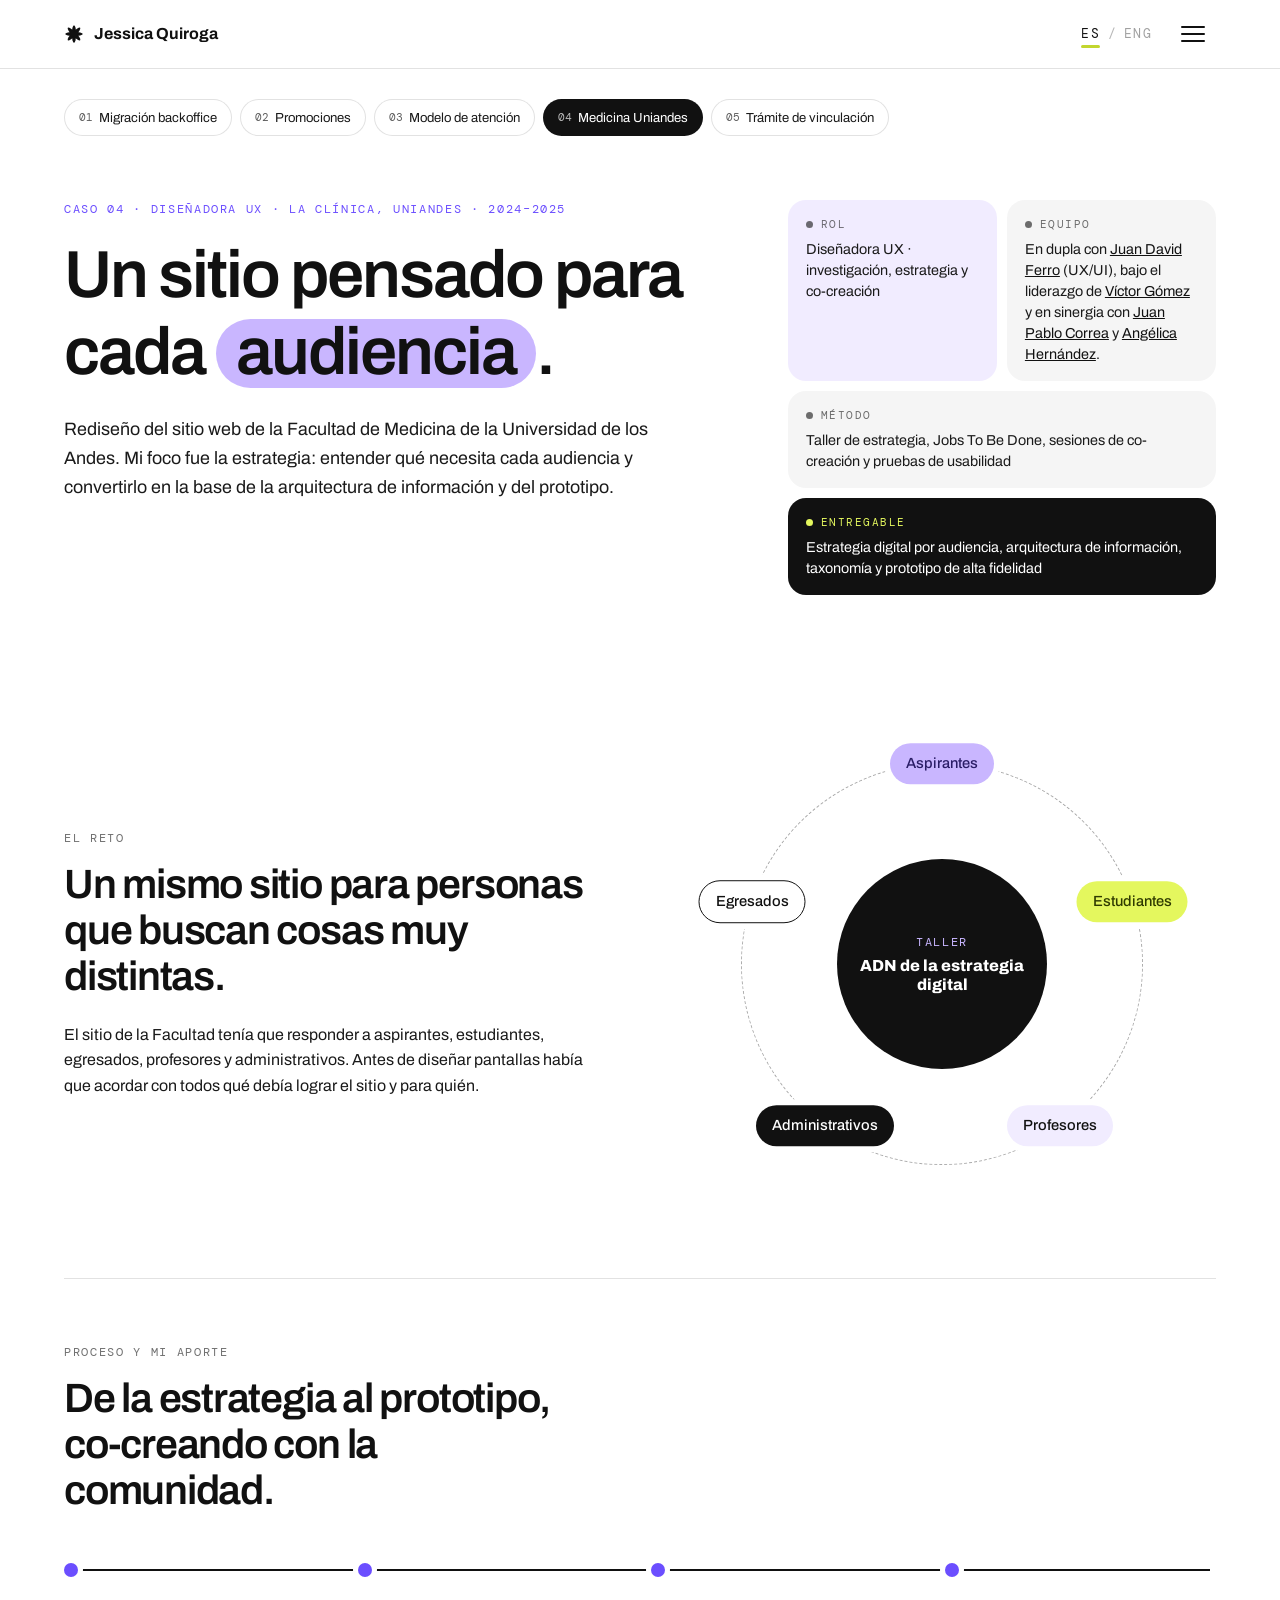
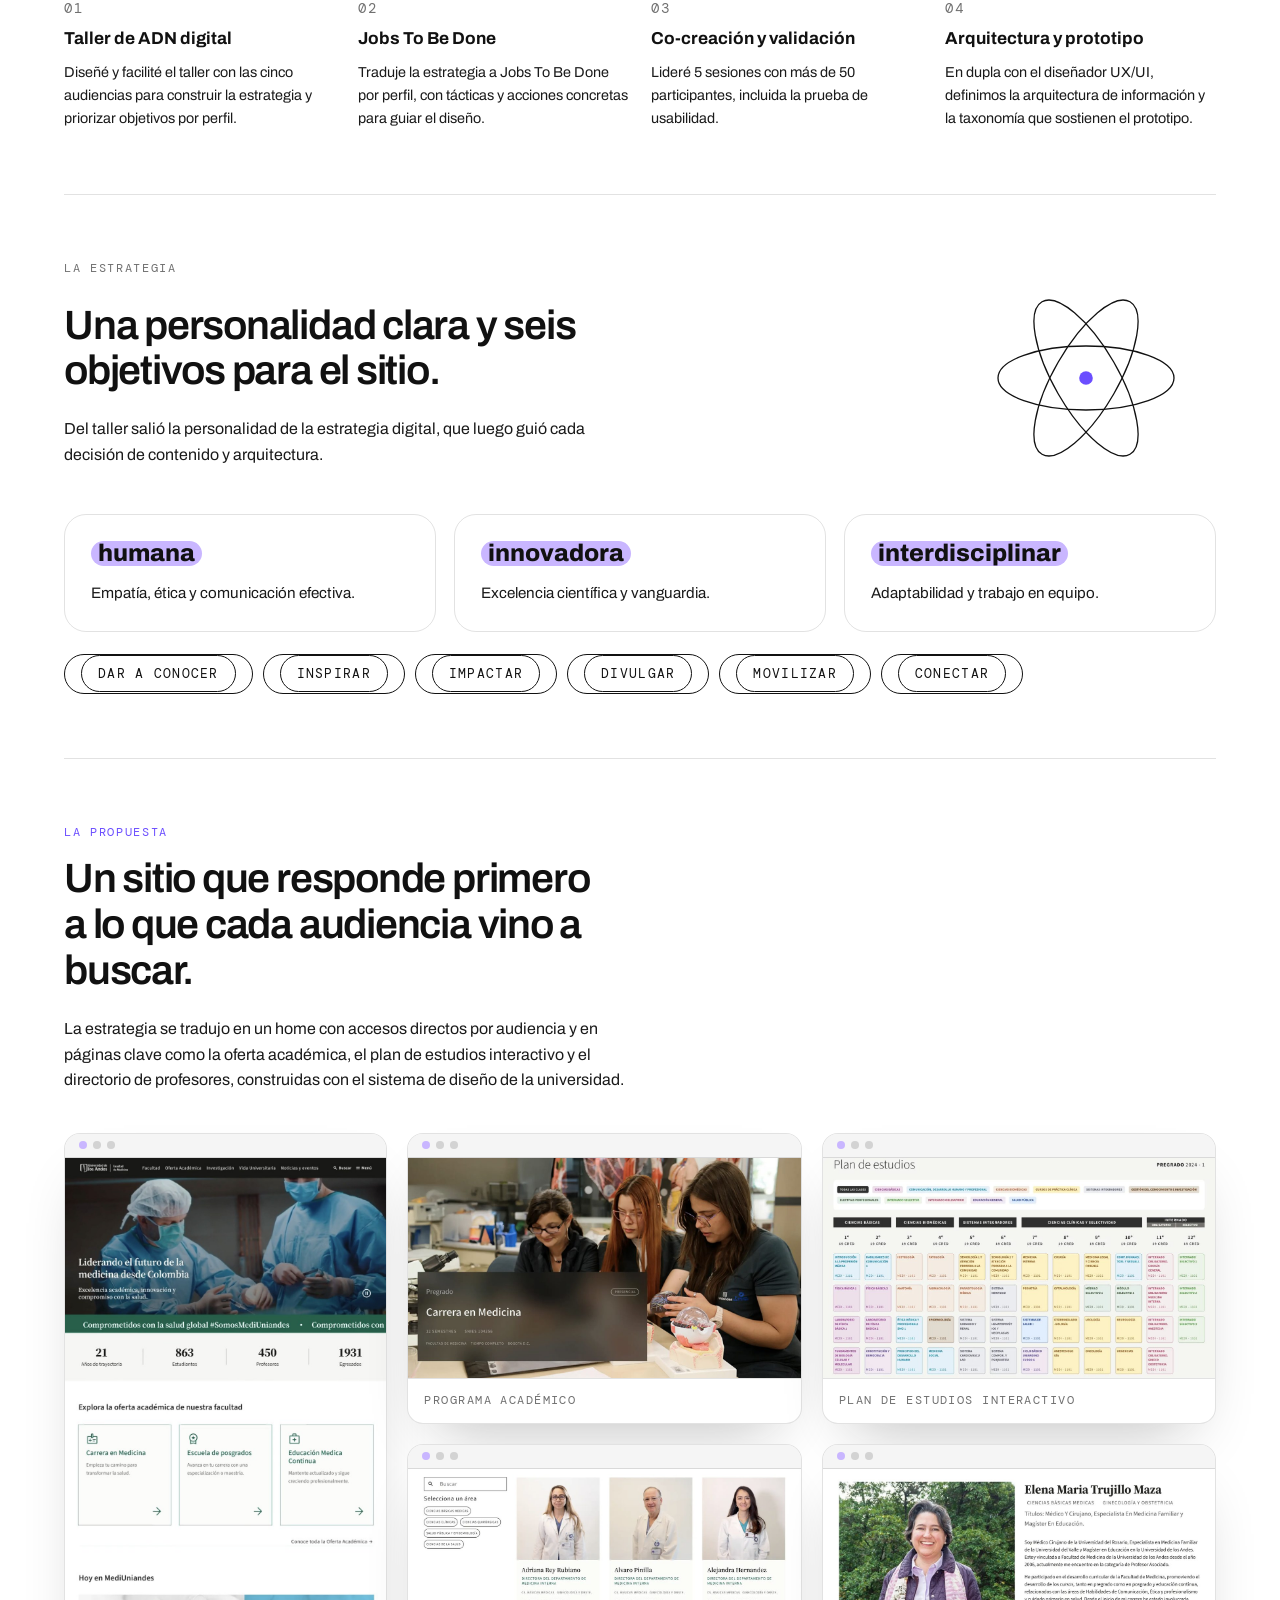
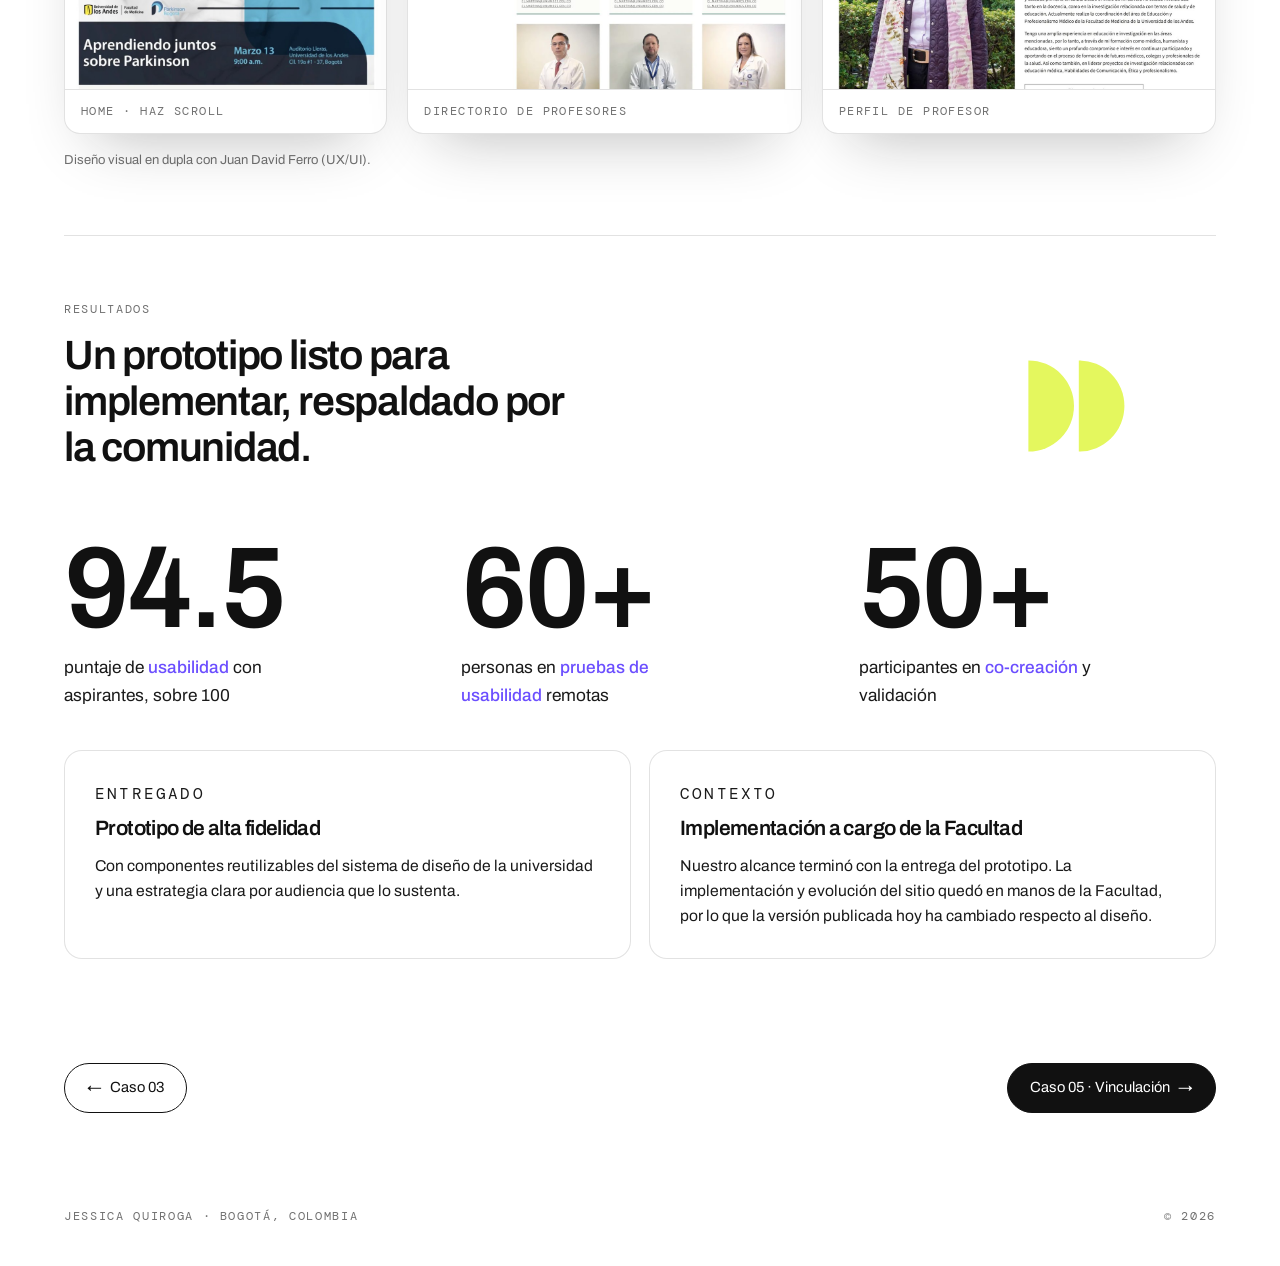
<file: casos/medicina-uniandes.html>
<!DOCTYPE html>
<html lang="es" data-lang="es">
<head>
  <meta charset="utf-8">
  <meta name="viewport" content="width=device-width, initial-scale=1">
  <title>Medicina Uniandes · Jessica Quiroga</title>
  <meta name="title-es" content="Medicina Uniandes · Jessica Quiroga">
  <meta name="title-en" content="Medicine Uniandes · Jessica Quiroga">
  <meta name="description" content="Caso de UX: estrategia digital, Jobs To Be Done y co-creación para el rediseño del sitio web de la Facultad de Medicina de la Universidad de los Andes.">
  <link rel="icon" href="data:image/svg+xml,%3Csvg xmlns='http://www.w3.org/2000/svg' viewBox='0 0 32 32'%3E%3Cg fill='%234F46D8'%3E%3Cellipse cx='16' cy='16' rx='3.6' ry='14' transform='rotate(0 16 16)'/%3E%3Cellipse cx='16' cy='16' rx='3.6' ry='14' transform='rotate(45 16 16)'/%3E%3Cellipse cx='16' cy='16' rx='3.6' ry='14' transform='rotate(90 16 16)'/%3E%3Cellipse cx='16' cy='16' rx='3.6' ry='14' transform='rotate(135 16 16)'/%3E%3C/g%3E%3C/svg%3E">
  <link rel="preconnect" href="https://fonts.googleapis.com">
  <link rel="preconnect" href="https://fonts.gstatic.com" crossorigin>
  <link href="https://fonts.googleapis.com/css2?family=Archivo:wdth,wght@75..125,300..900&family=DM+Mono:wght@400;500&display=swap" rel="stylesheet">
  <link rel="stylesheet" href="../assets/styles.css">
</head>
<body>

<header class="site-header">
  <div class="wrap">
    <a class="brand" href="../index.html"><svg class="mark-flower" viewBox="0 0 24 24" aria-hidden="true"><ellipse cx="12" cy="12" rx="2.6" ry="10.5" transform="rotate(0 12 12)"/><ellipse cx="12" cy="12" rx="2.6" ry="10.5" transform="rotate(45 12 12)"/><ellipse cx="12" cy="12" rx="2.6" ry="10.5" transform="rotate(90 12 12)"/><ellipse cx="12" cy="12" rx="2.6" ry="10.5" transform="rotate(135 12 12)"/></svg>Jessica Quiroga</a>
    <div class="head-right"><div class="lang" role="group" aria-label="Idioma / Language">
      <button type="button" data-lang="es" aria-pressed="true">ES</button><span class="lang-sep" aria-hidden="true">/</span>
      <button type="button" data-lang="en" aria-pressed="false">ENG</button>
    </div><button type="button" class="menu-btn" aria-expanded="false" aria-controls="menu-panel" aria-label="Abrir menú"><span></span><span></span><span></span></button></div>
  </div>
  <div class="menu-panel" id="menu-panel">
    <div class="wrap menu-grid">
      <nav class="menu-main" aria-label="Menú principal"><a href="../index.html"><span lang="es">Home</span><span lang="en">Home</span></a><a class="is-current" href="../index.html#casos"><span lang="es">Casos</span><span lang="en">Cases</span></a><a href="../sobre-mi.html"><span lang="es">Sobre mí</span><span lang="en">About</span></a><a class="menu-cta" href="https://www.linkedin.com/in/jessica-giovanna-quiroga-quir%C3%B3s-29a357232" target="_blank" rel="noopener"><span lang="es">Escríbeme</span><span lang="en">Get in touch</span> ↗</a></nav>
      <div class="menu-cases"><p class="menu-label"><span lang="es">Casos</span><span lang="en">Cases</span></p><a href="../casos/migracion-backoffice.html"><span><b>01</b> <span lang="es">Migración backoffice</span><span lang="en">Back-office migration</span></span><small>Monchis</small></a><a href="../casos/promociones.html"><span><b>02</b> <span lang="es">Promociones</span><span lang="en">Promotions</span></span><small>Monchis</small></a><a href="../casos/modelo-atencion.html"><span><b>03</b> <span lang="es">Modelo de atención</span><span lang="en">Support model</span></span><small>Monchis</small></a><a class="is-current" href="../casos/medicina-uniandes.html"><span><b>04</b> <span lang="es">Medicina Uniandes</span><span lang="en">Medicine Uniandes</span></span><small>La Clínica</small></a><a href="../casos/vinculacion.html"><span><b>05</b> <span lang="es">Trámite de vinculación</span><span lang="en">Onboarding process</span></span><small>Háptica</small></a></div>
    </div>
  </div>
</header>

<main>
  <div class="wrap case-tabs">
    <div class="chips">
      <a class="chip" href="migracion-backoffice.html"><span class="n">01</span><span lang="es">Migración backoffice</span><span lang="en">Back-office migration</span></a>
      <a class="chip" href="promociones.html"><span class="n">02</span><span lang="es">Promociones</span><span lang="en">Promotions</span></a>
      <a class="chip" href="modelo-atencion.html"><span class="n">03</span><span lang="es">Modelo de atención</span><span lang="en">Support model</span></a>
      <a class="chip violet" href="medicina-uniandes.html"><span class="n">04</span>Medicina Uniandes</a>
      <a class="chip" href="vinculacion.html"><span class="n">05</span><span lang="es">Trámite de vinculación</span><span lang="en">Onboarding process</span></a>
    </div>
  </div>

  <section class="wrap case-hero has-doodles">
    <div>
      <p class="eyebrow accent"><span lang="es">Caso 04 · Diseñadora UX · La Clínica, Uniandes · 2024–2025</span><span lang="en">Case 04 · UX Designer · La Clínica, Uniandes · 2024–2025</span></p>
      <h1><span lang="es">Un sitio pensado para cada <span class="nw"><span class="pill">audiencia</span>.</span></span><span lang="en">A website designed for each <span class="nw"><span class="pill">audience</span>.</span></span></h1>
      <p class="lead"><span lang="es">Rediseño del sitio web de la Facultad de Medicina de la Universidad de los Andes. Mi foco fue la estrategia: entender qué necesita cada audiencia y convertirlo en la base de la arquitectura de información y del prototipo.</span><span lang="en">Redesign of the School of Medicine website at Universidad de los Andes. My focus was strategy: understanding what each audience needs and turning it into the foundation for the information architecture and the prototype.</span></p>
    </div>
    <dl class="facts">
      <div><dt><span lang="es">Rol</span><span lang="en">Role</span></dt><dd><span lang="es">Diseñadora UX · investigación, estrategia y co-creación</span><span lang="en">UX Designer · research, strategy and co-creation</span></dd></div>
      <div><dt><span lang="es">Equipo</span><span lang="en">Team</span></dt><dd><span lang="es">En dupla con <a href="https://davidferro.co/works/medicine-uniandes" target="_blank" rel="noopener">Juan David Ferro</a> (UX/UI), bajo el liderazgo de <a href="https://www.linkedin.com/in/victor-gomez-r/" target="_blank" rel="noopener">Víctor Gómez</a> y en sinergia con <a href="https://www.behance.net/juanpablocorrea" target="_blank" rel="noopener">Juan Pablo Correa</a> y <a href="https://angepao.myportfolio.com/work" target="_blank" rel="noopener">Angélica Hernández</a>.</span><span lang="en">Paired with <a href="https://davidferro.co/works/medicine-uniandes" target="_blank" rel="noopener">Juan David Ferro</a> (UX/UI), led by <a href="https://www.linkedin.com/in/victor-gomez-r/" target="_blank" rel="noopener">Víctor Gómez</a> and in synergy with <a href="https://www.behance.net/juanpablocorrea" target="_blank" rel="noopener">Juan Pablo Correa</a> and <a href="https://angepao.myportfolio.com/work" target="_blank" rel="noopener">Angélica Hernández</a>.</span></dd></div>
      <div><dt><span lang="es">Método</span><span lang="en">Method</span></dt><dd><span lang="es">Taller de estrategia, Jobs To Be Done, sesiones de co-creación y pruebas de usabilidad</span><span lang="en">Strategy workshop, Jobs To Be Done, co-creation sessions and usability testing</span></dd></div>
      <div><dt><span lang="es">Entregable</span><span lang="en">Deliverable</span></dt><dd><span lang="es">Estrategia digital por audiencia, arquitectura de información, taxonomía y prototipo de alta fidelidad</span><span lang="en">Digital strategy by audience, information architecture, taxonomy and high-fidelity prototype</span></dd></div>
    </dl>
  </section>

  <section class="section wrap reto-dna">
    <div class="rd-copy">
    <p class="eyebrow"><span lang="es">El reto</span><span lang="en">The challenge</span></p>
    <h2 class="h2"><span lang="es">Un mismo sitio para personas que buscan cosas muy distintas.</span><span lang="en">One website for people looking for very different things.</span></h2>
    <p class="body"><span lang="es">El sitio de la Facultad tenía que responder a aspirantes, estudiantes, egresados, profesores y administrativos. Antes de diseñar pantallas había que acordar con todos qué debía lograr el sitio y para quién.</span><span lang="en">The School's website had to serve prospective students, students, alumni, faculty and staff. Before designing screens, everyone had to agree on what the site should achieve, and for whom.</span></p>
    </div>
    <div class="dna dna2 reveal">
      <div class="dna-core"><span class="eyebrow"><span lang="es">Taller</span><span lang="en">Workshop</span></span><b><span lang="es">ADN de la estrategia digital</span><span lang="en">Digital strategy DNA</span></b></div>
      <div class="dna-a a0"><span lang="es">Aspirantes</span><span lang="en">Prospective students</span></div><div class="dna-a a1"><span lang="es">Estudiantes</span><span lang="en">Students</span></div><div class="dna-a a2"><span lang="es">Egresados</span><span lang="en">Alumni</span></div><div class="dna-a a3"><span lang="es">Profesores</span><span lang="en">Faculty</span></div><div class="dna-a a4"><span lang="es">Administrativos</span><span lang="en">Staff</span></div>
    </div>
  </section>

  <section class="section wrap">
    <p class="eyebrow"><span lang="es">Proceso y mi aporte</span><span lang="en">Process and my role</span></p>
    <h2 class="h2"><span lang="es">De la estrategia al prototipo, co-creando con la comunidad.</span><span lang="en">From strategy to prototype, co-creating with the community.</span></h2>
    <div class="steps">
      <div class="step reveal"><p class="eyebrow">01</p><h4><span lang="es">Taller de ADN digital</span><span lang="en">Digital DNA workshop</span></h4><p><span lang="es">Diseñé y facilité el taller con las cinco audiencias para construir la estrategia y priorizar objetivos por perfil.</span><span lang="en">I designed and facilitated the workshop with the five audiences to build the strategy and prioritise goals by profile.</span></p></div>
      <div class="step reveal"><p class="eyebrow">02</p><h4><span lang="es">Jobs To Be Done</span><span lang="en">Jobs To Be Done</span></h4><p><span lang="es">Traduje la estrategia a Jobs To Be Done por perfil, con tácticas y acciones concretas para guiar el diseño.</span><span lang="en">I translated the strategy into Jobs To Be Done by profile, with concrete tactics and actions to guide the design.</span></p></div>
      <div class="step reveal"><p class="eyebrow">03</p><h4><span lang="es">Co-creación y validación</span><span lang="en">Co-creation and validation</span></h4><p><span lang="es">Lideré 5 sesiones con más de 50 participantes, incluida la prueba de usabilidad.</span><span lang="en">I led 5 sessions with 50+ participants, including usability testing.</span></p></div>
      <div class="step reveal"><p class="eyebrow">04</p><h4><span lang="es">Arquitectura y prototipo</span><span lang="en">Architecture and prototype</span></h4><p><span lang="es">En dupla con el diseñador UX/UI, definimos la arquitectura de información y la taxonomía que sostienen el prototipo.</span><span lang="en">Together with the UX/UI designer, we defined the information architecture and taxonomy behind the prototype.</span></p></div>
    </div>
  </section>

  <section class="section wrap">
    <p class="eyebrow"><span lang="es">La estrategia</span><span lang="en">The strategy</span></p>
    <div class="ctx-head">
      <div>
    <h2 class="h2"><span lang="es">Una personalidad clara y seis objetivos para el sitio.</span><span lang="en">A clear personality and six goals for the website.</span></h2>
    <p class="body"><span lang="es">Del taller salió la personalidad de la estrategia digital, que luego guió cada decisión de contenido y arquitectura.</span><span lang="en">The workshop defined the personality of the digital strategy, which then guided every content and architecture decision.</span></p>
      </div>
      <div class="ctx-art has-doodles"><i class="doodle v" data-d="atom" style="--r:0deg;--d:0s"></i></div>
    </div>
    <div class="persona reveal">
      <div class="pp"><span class="pill"><span lang="es">humana</span><span lang="en">human</span></span><p><span lang="es">Empatía, ética y comunicación efectiva.</span><span lang="en">Empathy, ethics and effective communication.</span></p></div>
      <div class="pp"><span class="pill"><span lang="es">innovadora</span><span lang="en">innovative</span></span><p><span lang="es">Excelencia científica y vanguardia.</span><span lang="en">Scientific excellence and cutting edge.</span></p></div>
      <div class="pp"><span class="pill"><span lang="es">interdisciplinar</span><span lang="en">interdisciplinary</span></span><p><span lang="es">Adaptabilidad y trabajo en equipo.</span><span lang="en">Adaptability and teamwork.</span></p></div>
    </div>
    <div class="verbs reveal">
      <span><span lang="es">Dar a conocer</span><span lang="en">Showcase</span></span><span><span lang="es">Inspirar</span><span lang="en">Inspire</span></span><span><span lang="es">Impactar</span><span lang="en">Impact</span></span><span><span lang="es">Divulgar</span><span lang="en">Share</span></span><span><span lang="es">Movilizar</span><span lang="en">Mobilise</span></span><span><span lang="es">Conectar</span><span lang="en">Connect</span></span>
    </div>
  </section>


  <section class="section wrap">
    <p class="eyebrow accent"><span lang="es">La propuesta</span><span lang="en">The proposal</span></p>
    <h2 class="h2"><span lang="es">Un sitio que responde primero a lo que cada audiencia vino a buscar.</span><span lang="en">A website that answers first what each audience came for.</span></h2>
    <p class="body"><span lang="es">La estrategia se tradujo en un home con accesos directos por audiencia y en páginas clave como la oferta académica, el plan de estudios interactivo y el directorio de profesores, construidas con el sistema de diseño de la universidad.</span><span lang="en">The strategy became a home page with direct paths by audience and key pages such as the programmes, an interactive curriculum and a faculty directory, built with the university's design system.</span></p>
    <div class="med-show">
      <figure class="browser tall reveal"><div class="browser-bar"><i></i><i></i><i></i></div><div class="tall-scroll"><img src="../assets/img/med-home.jpg" alt="Home del sitio de la Facultad de Medicina"></div><figcaption><span lang="es">Home · haz scroll</span><span lang="en">Home · scroll it</span></figcaption></figure>
      <div class="med-grid">
        <figure class="browser reveal"><div class="browser-bar"><i></i><i></i><i></i></div><img src="../assets/img/med-carrera.jpg" alt="Página de la Carrera en Medicina"><figcaption><span lang="es">Programa académico</span><span lang="en">Programme page</span></figcaption></figure>
        <figure class="browser reveal"><div class="browser-bar"><i></i><i></i><i></i></div><img src="../assets/img/med-plan.jpg" alt="Plan de estudios por semestre con filtros"><figcaption><span lang="es">Plan de estudios interactivo</span><span lang="en">Interactive curriculum</span></figcaption></figure>
        <figure class="browser reveal"><div class="browser-bar"><i></i><i></i><i></i></div><img src="../assets/img/med-profesores.jpg" alt="Directorio de profesores con filtros por área"><figcaption><span lang="es">Directorio de profesores</span><span lang="en">Faculty directory</span></figcaption></figure>
        <figure class="browser reveal"><div class="browser-bar"><i></i><i></i><i></i></div><img src="../assets/img/med-perfil.jpg" alt="Perfil de un profesor"><figcaption><span lang="es">Perfil de profesor</span><span lang="en">Faculty profile</span></figcaption></figure>
      </div>
    </div>
    <p class="art-note"><span lang="es">Diseño visual en dupla con Juan David Ferro (UX/UI).</span><span lang="en">Visual design in partnership with Juan David Ferro (UX/UI).</span></p>
  </section>

  <section class="section wrap">
    <p class="eyebrow"><span lang="es">Resultados</span><span lang="en">Results</span></p>
    <div class="ctx-head">
      <div>
    <h2 class="h2"><span lang="es">Un prototipo listo para implementar, respaldado por la comunidad.</span><span lang="en">A ready-to-build prototype, backed by the community.</span></h2>
      </div>
      <div class="ctx-art"><svg class="dd" viewBox="0 0 100 80" aria-hidden="true"><path d="M2 2 A38 38 0 0 1 2 78 Z" fill="#E4F75E"/><path d="M44 2 A38 38 0 0 1 44 78 Z" fill="#E4F75E"/></svg></div>
    </div>
    <div class="stats in-res">
    <div class="stat reveal"><div class="big">94.5</div><p><span lang="es">puntaje de <b>usabilidad</b> con aspirantes, sobre 100</span><span lang="en"><b>usability</b> score with prospective students, out of 100</span></p></div>
    <div class="stat reveal"><div class="big">60+</div><p><span lang="es">personas en <b>pruebas de usabilidad</b> remotas</span><span lang="en">people in remote <b>usability tests</b></span></p></div>
    <div class="stat reveal"><div class="big">50+</div><p><span lang="es">participantes en <b>co-creación</b> y validación</span><span lang="en">participants in <b>co-creation</b> and validation</span></p></div>
    </div>
    <div class="duo">
      <div class="box reveal"><p class="eyebrow accent"><span lang="es">Entregado</span><span lang="en">Delivered</span></p><h4><span lang="es">Prototipo de alta fidelidad</span><span lang="en">High-fidelity prototype</span></h4><p><span lang="es">Con componentes reutilizables del sistema de diseño de la universidad y una estrategia clara por audiencia que lo sustenta.</span><span lang="en">With reusable components from the university's design system and a clear strategy by audience behind it.</span></p></div>
      <div class="box reveal"><p class="eyebrow accent"><span lang="es">Contexto</span><span lang="en">Context</span></p><h4><span lang="es">Implementación a cargo de la Facultad</span><span lang="en">Implementation led by the School</span></h4><p><span lang="es">Nuestro alcance terminó con la entrega del prototipo. La implementación y evolución del sitio quedó en manos de la Facultad, por lo que la versión publicada hoy ha cambiado respecto al diseño.</span><span lang="en">Our scope ended with the prototype handover. The School took over implementation and evolution, so the live site has since changed from the design.</span></p></div>
    </div>
  </section>


  <div class="wrap case-nav">
    <a class="btn" href="modelo-atencion.html">← <span lang="es">Caso 03</span><span lang="en">Case 03</span></a>
    <a class="btn solid" href="vinculacion.html"><span lang="es">Caso 05 · Vinculación</span><span lang="en">Case 05 · Onboarding</span> →</a>
  </div>
</main>

<footer class="site-footer">
  <div class="wrap">
    <span class="eyebrow">Jessica Quiroga · Bogotá, Colombia</span>
    <span class="eyebrow">© <span data-year>2026</span></span>
  </div>
</footer>

<script src="../assets/main.js"></script>
</body>
</html>
</file>
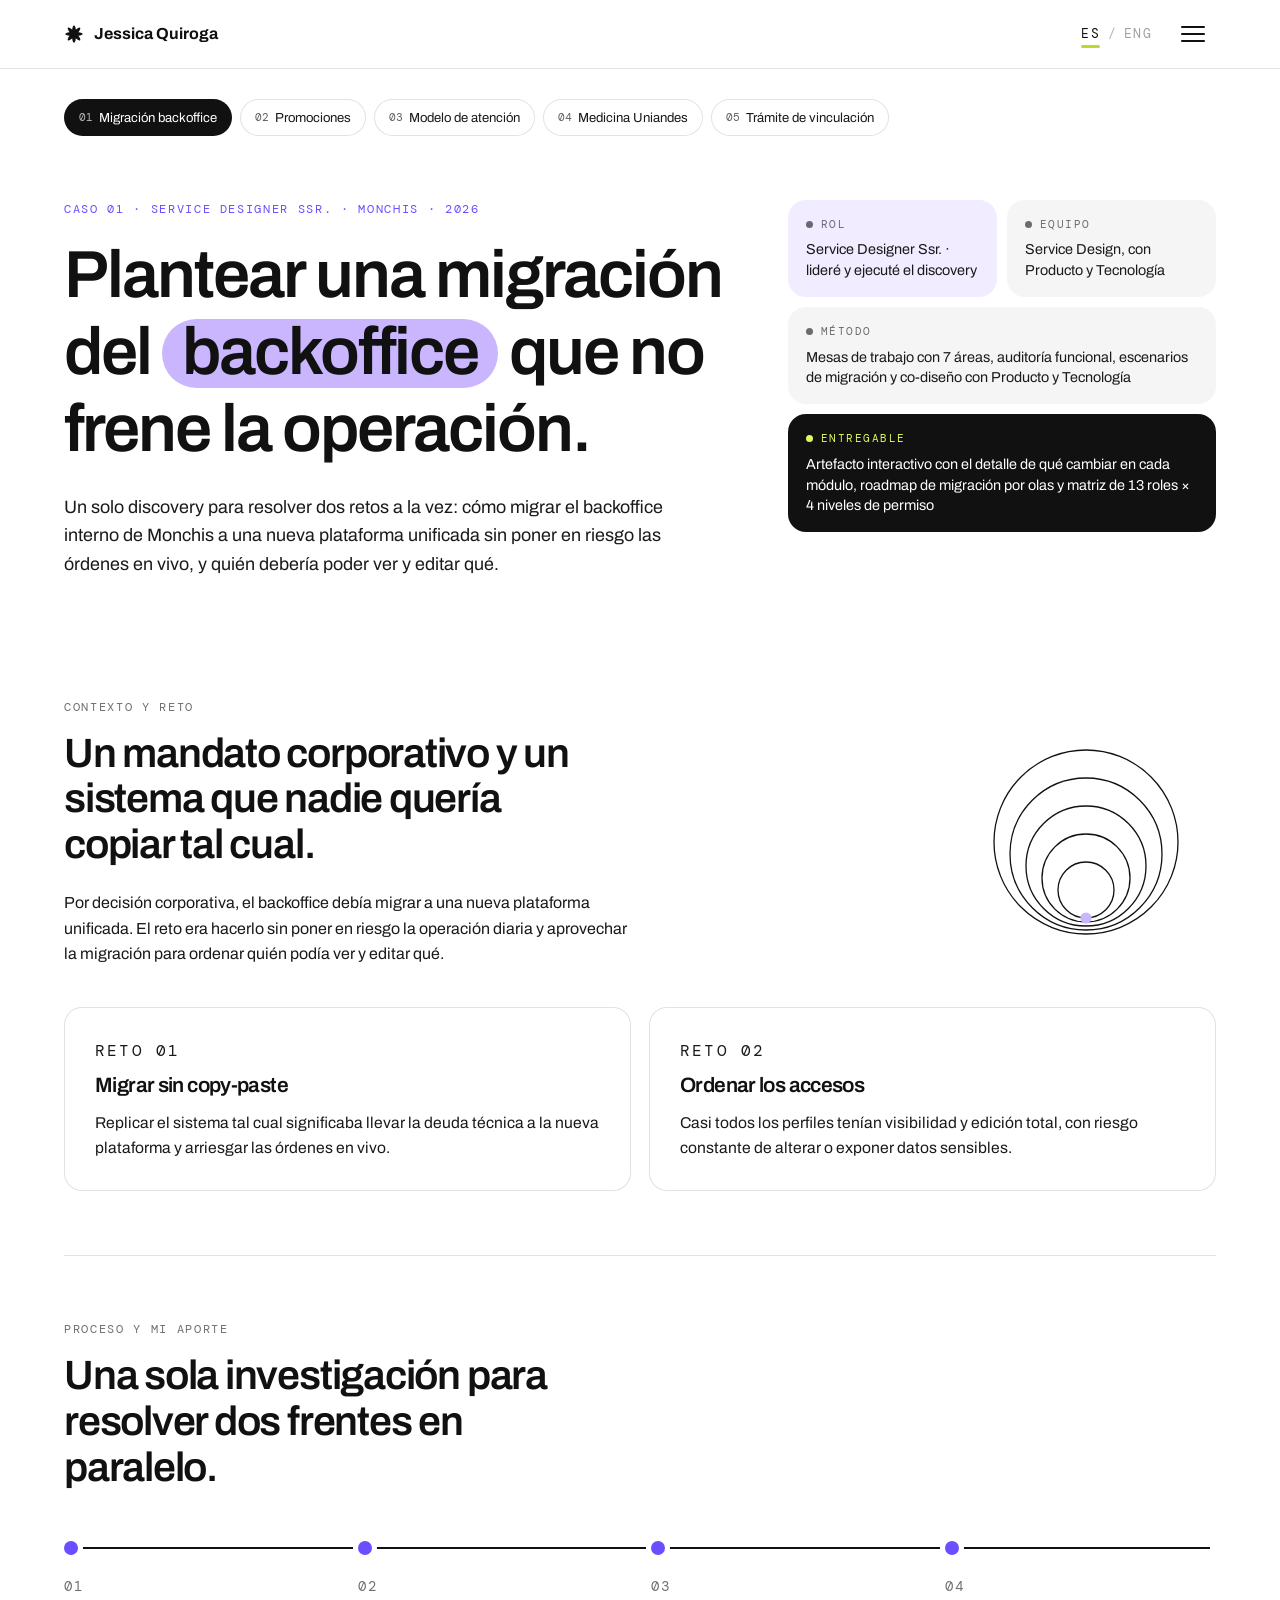
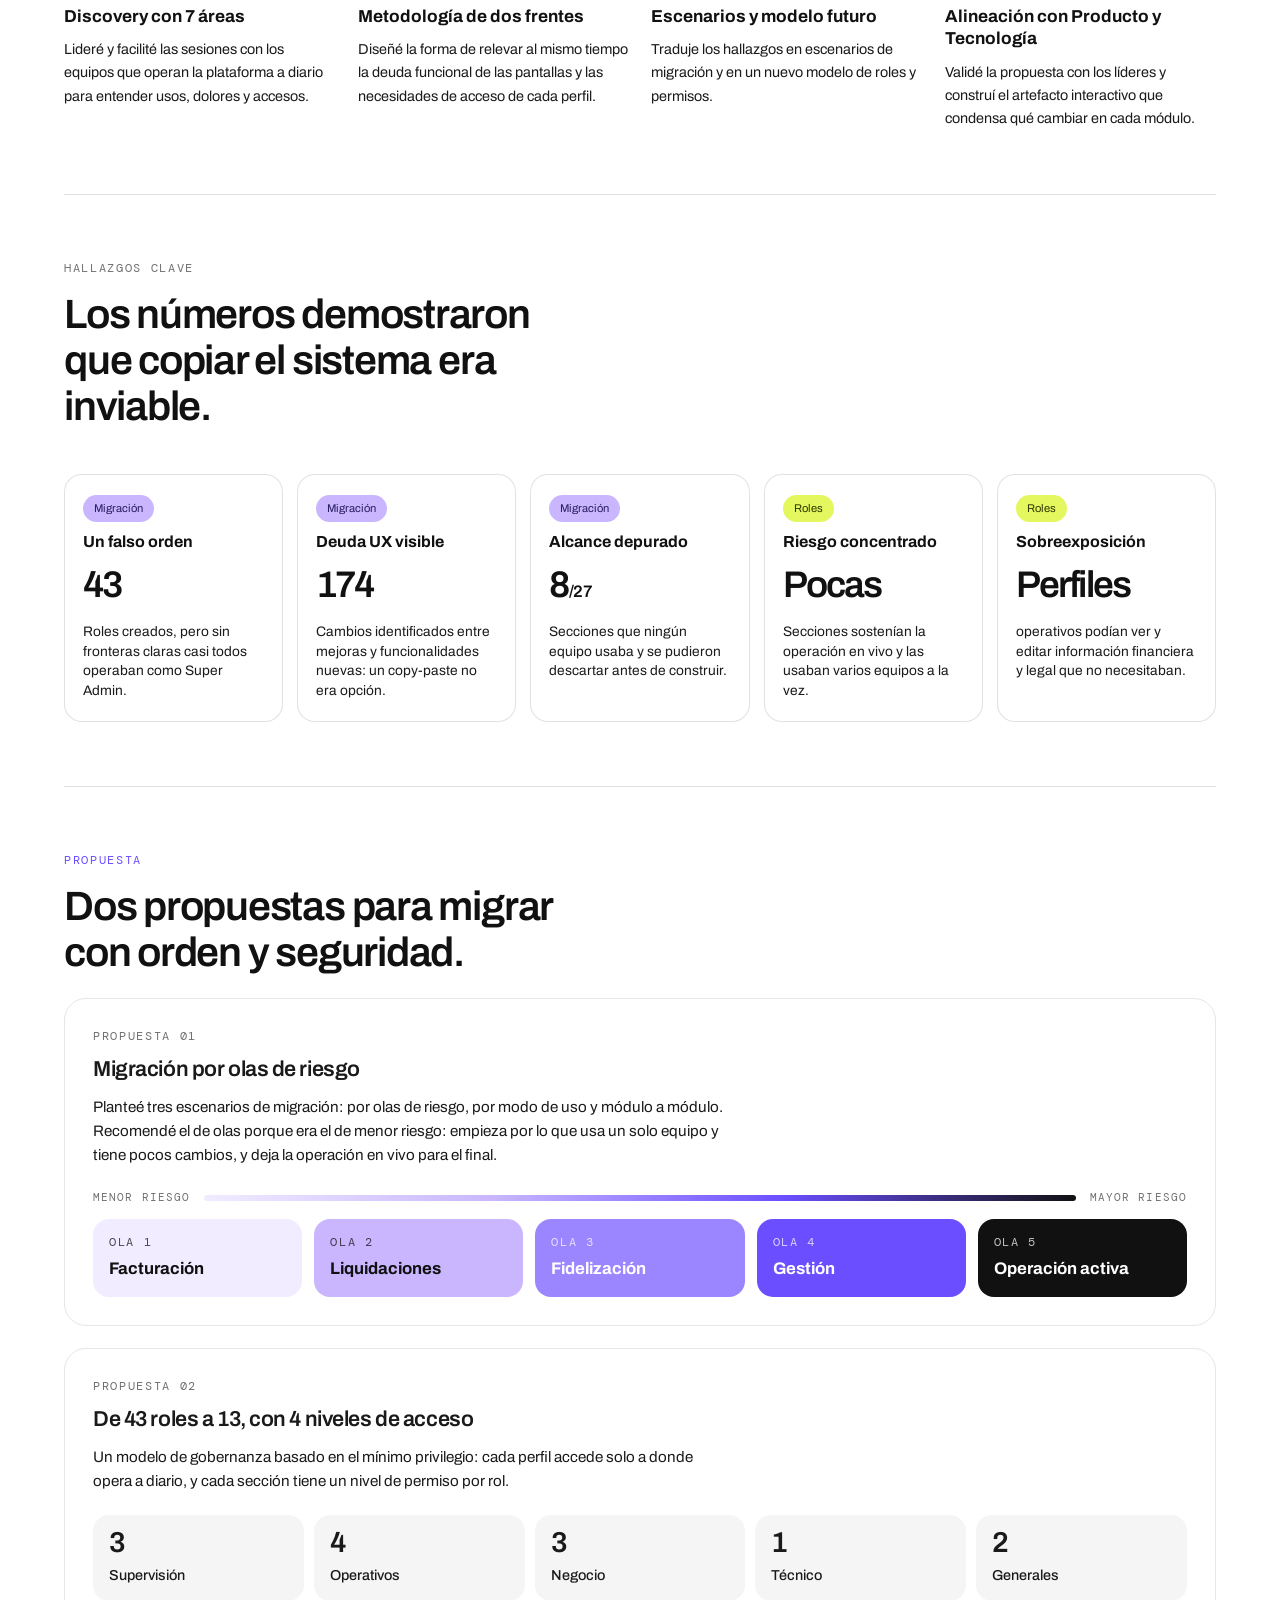
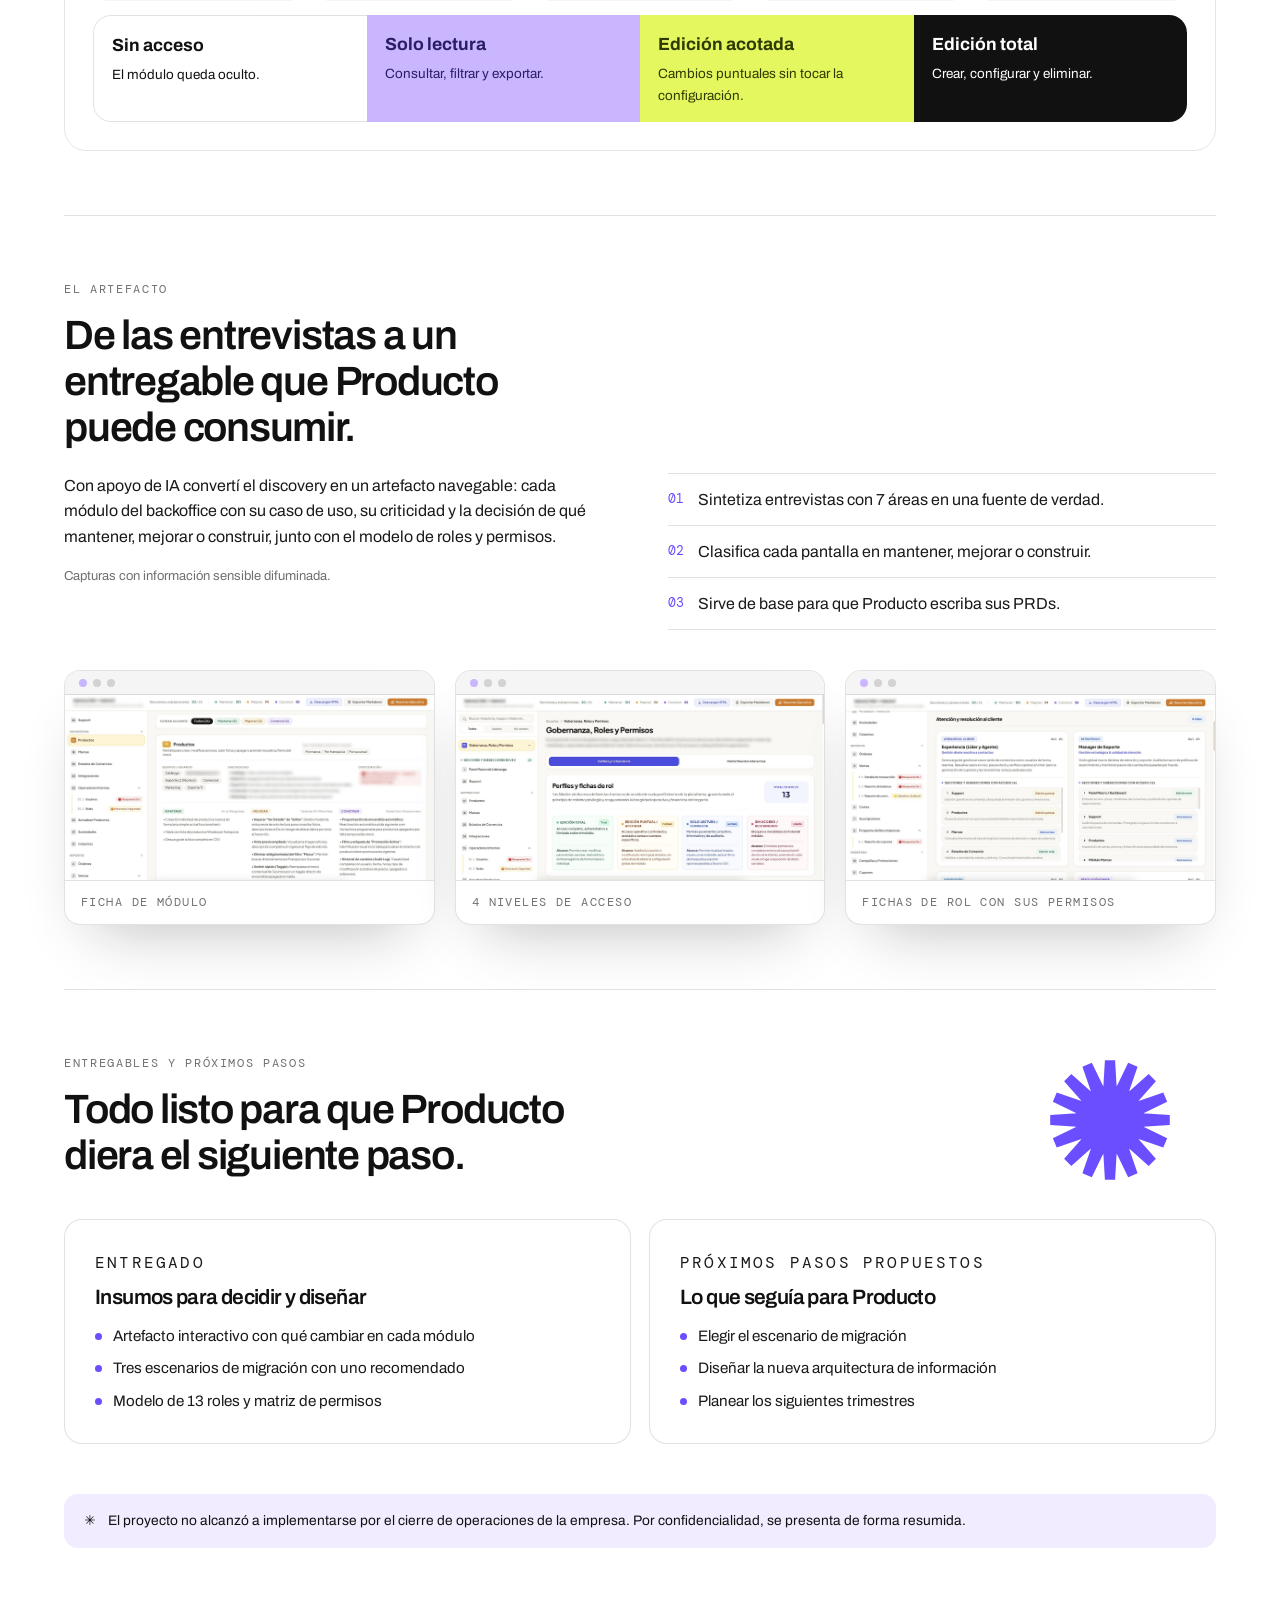
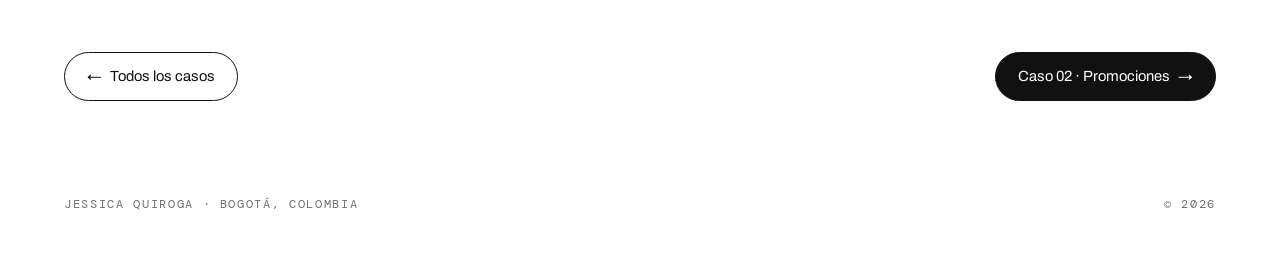
<file: casos/migracion-backoffice.html>
<!DOCTYPE html>
<html lang="es" data-lang="es">
<head>
  <meta charset="utf-8">
  <meta name="viewport" content="width=device-width, initial-scale=1">
  <title>Migración del backoffice · Jessica Quiroga</title>
  <meta name="title-es" content="Migración del backoffice · Jessica Quiroga">
  <meta name="title-en" content="Back-office migration · Jessica Quiroga">
  <meta name="description" content="Caso de Service Design: estrategia de migración por olas de riesgo y modelo de gobernanza de roles y permisos para el backoffice interno de Monchis.">
  <link rel="icon" href="data:image/svg+xml,%3Csvg xmlns='http://www.w3.org/2000/svg' viewBox='0 0 32 32'%3E%3Cg fill='%234F46D8'%3E%3Cellipse cx='16' cy='16' rx='3.6' ry='14' transform='rotate(0 16 16)'/%3E%3Cellipse cx='16' cy='16' rx='3.6' ry='14' transform='rotate(45 16 16)'/%3E%3Cellipse cx='16' cy='16' rx='3.6' ry='14' transform='rotate(90 16 16)'/%3E%3Cellipse cx='16' cy='16' rx='3.6' ry='14' transform='rotate(135 16 16)'/%3E%3C/g%3E%3C/svg%3E">
  <link rel="preconnect" href="https://fonts.googleapis.com">
  <link rel="preconnect" href="https://fonts.gstatic.com" crossorigin>
  <link href="https://fonts.googleapis.com/css2?family=Archivo:wdth,wght@75..125,300..900&family=DM+Mono:wght@400;500&display=swap" rel="stylesheet">
  <link rel="stylesheet" href="../assets/styles.css">
</head>
<body>

<header class="site-header">
  <div class="wrap">
    <a class="brand" href="../index.html"><svg class="mark-flower" viewBox="0 0 24 24" aria-hidden="true"><ellipse cx="12" cy="12" rx="2.6" ry="10.5" transform="rotate(0 12 12)"/><ellipse cx="12" cy="12" rx="2.6" ry="10.5" transform="rotate(45 12 12)"/><ellipse cx="12" cy="12" rx="2.6" ry="10.5" transform="rotate(90 12 12)"/><ellipse cx="12" cy="12" rx="2.6" ry="10.5" transform="rotate(135 12 12)"/></svg>Jessica Quiroga</a>
    <div class="head-right"><div class="lang" role="group" aria-label="Idioma / Language">
      <button type="button" data-lang="es" aria-pressed="true">ES</button><span class="lang-sep" aria-hidden="true">/</span>
      <button type="button" data-lang="en" aria-pressed="false">ENG</button>
    </div><button type="button" class="menu-btn" aria-expanded="false" aria-controls="menu-panel" aria-label="Abrir menú"><span></span><span></span><span></span></button></div>
  </div>
  <div class="menu-panel" id="menu-panel">
    <div class="wrap menu-grid">
      <nav class="menu-main" aria-label="Menú principal"><a href="../index.html"><span lang="es">Home</span><span lang="en">Home</span></a><a class="is-current" href="../index.html#casos"><span lang="es">Casos</span><span lang="en">Cases</span></a><a href="../sobre-mi.html"><span lang="es">Sobre mí</span><span lang="en">About</span></a><a class="menu-cta" href="https://www.linkedin.com/in/jessica-giovanna-quiroga-quir%C3%B3s-29a357232" target="_blank" rel="noopener"><span lang="es">Escríbeme</span><span lang="en">Get in touch</span> ↗</a></nav>
      <div class="menu-cases"><p class="menu-label"><span lang="es">Casos</span><span lang="en">Cases</span></p><a class="is-current" href="../casos/migracion-backoffice.html"><span><b>01</b> <span lang="es">Migración backoffice</span><span lang="en">Back-office migration</span></span><small>Monchis</small></a><a href="../casos/promociones.html"><span><b>02</b> <span lang="es">Promociones</span><span lang="en">Promotions</span></span><small>Monchis</small></a><a href="../casos/modelo-atencion.html"><span><b>03</b> <span lang="es">Modelo de atención</span><span lang="en">Support model</span></span><small>Monchis</small></a><a href="../casos/medicina-uniandes.html"><span><b>04</b> <span lang="es">Medicina Uniandes</span><span lang="en">Medicine Uniandes</span></span><small>La Clínica</small></a><a href="../casos/vinculacion.html"><span><b>05</b> <span lang="es">Trámite de vinculación</span><span lang="en">Onboarding process</span></span><small>Háptica</small></a></div>
    </div>
  </div>
</header>

<main>
  <div class="wrap case-tabs">
    <div class="chips">
      <a class="chip violet" href="migracion-backoffice.html"><span class="n">01</span><span lang="es">Migración backoffice</span><span lang="en">Back-office migration</span></a>
      <a class="chip" href="promociones.html"><span class="n">02</span><span lang="es">Promociones</span><span lang="en">Promotions</span></a>
      <a class="chip" href="modelo-atencion.html"><span class="n">03</span><span lang="es">Modelo de atención</span><span lang="en">Support model</span></a>
      <a class="chip" href="medicina-uniandes.html"><span class="n">04</span>Medicina Uniandes</a>
      <a class="chip" href="vinculacion.html"><span class="n">05</span><span lang="es">Trámite de vinculación</span><span lang="en">Onboarding process</span></a>
    </div>
  </div>

  <!-- ===== HERO ===== -->
  <section class="wrap case-hero has-doodles">
    <div>
      <p class="eyebrow accent">
        <span lang="es">Caso 01 · Service Designer Ssr. · Monchis · 2026</span>
        <span lang="en">Case 01 · Service Designer · Monchis · 2026</span>
      </p>
      <h1>
        <span lang="es">Plantear una migración del <span class="pill">backoffice</span> que no frene la operación.</span>
        <span lang="en">Planning a <span class="pill">back-office</span> migration that doesn't stop operations.</span>
      </h1>
      <p class="lead">
        <span lang="es">Un solo discovery para resolver dos retos a la vez: cómo migrar el backoffice interno de Monchis a una nueva plataforma unificada sin poner en riesgo las órdenes en vivo, y quién debería poder ver y editar qué.</span>
        <span lang="en">One discovery to solve two challenges at once: how to move Monchis' internal back office to a new unified platform without putting live orders at risk, and who should be able to see and edit what.</span>
      </p>
    </div>
    <dl class="facts">
      <div><dt><span lang="es">Rol</span><span lang="en">Role</span></dt><dd><span lang="es">Service Designer Ssr. · lideré y ejecuté el discovery</span><span lang="en">Service Designer · led and ran the discovery</span></dd></div>
      <div><dt><span lang="es">Equipo</span><span lang="en">Team</span></dt><dd><span lang="es">Service Design, con Producto y Tecnología</span><span lang="en">Service Design, with Product and Engineering</span></dd></div>
      <div><dt><span lang="es">Método</span><span lang="en">Method</span></dt><dd><span lang="es">Mesas de trabajo con 7 áreas, auditoría funcional, escenarios de migración y co-diseño con Producto y Tecnología</span><span lang="en">Working sessions with 7 teams, functional audit, migration scenarios and co-design with Product and Engineering</span></dd></div>
      <div><dt><span lang="es">Entregable</span><span lang="en">Deliverable</span></dt><dd><span lang="es">Artefacto interactivo con el detalle de qué cambiar en cada módulo, roadmap de migración por olas y matriz de 13 roles × 4 niveles de permiso</span><span lang="en">Interactive artefact detailing what to change in each module, wave-based migration roadmap and a 13 roles × 4 permission levels matrix</span></dd></div>
    </dl>
  </section>

  <!-- ===== CIFRAS ===== -->
  

  <section class="section wrap">
    <p class="eyebrow"><span lang="es">Contexto y reto</span><span lang="en">Context and challenge</span></p>
    <div class="ctx-head">
      <div>
    <h2 class="h2"><span lang="es">Un mandato corporativo y un sistema que nadie quería copiar tal cual.</span><span lang="en">A corporate directive and a system nobody wanted to copy as it was.</span></h2>
    <p class="body"><span lang="es">Por decisión corporativa, el backoffice debía migrar a una nueva plataforma unificada. El reto era hacerlo sin poner en riesgo la operación diaria y aprovechar la migración para ordenar quién podía ver y editar qué.</span><span lang="en">By corporate decision, the back office had to move to a new unified platform. The challenge was doing it without risking daily operations, and using the migration to sort out who could see and edit what.</span></p>
      </div>
      <div class="ctx-art has-doodles"><i class="doodle v" data-d="rings" style="--r:0deg;--d:0s"></i></div>
    </div>
    <div class="duo">
      <div class="box reveal"><p class="eyebrow accent"><span lang="es">Reto 01</span><span lang="en">Challenge 01</span></p><h4><span lang="es">Migrar sin copy-paste</span><span lang="en">Migrate without copy-paste</span></h4><p><span lang="es">Replicar el sistema tal cual significaba llevar la deuda técnica a la nueva plataforma y arriesgar las órdenes en vivo.</span><span lang="en">Replicating the system as-is meant carrying technical debt into the new platform and risking live orders.</span></p></div>
      <div class="box reveal"><p class="eyebrow accent"><span lang="es">Reto 02</span><span lang="en">Challenge 02</span></p><h4><span lang="es">Ordenar los accesos</span><span lang="en">Bring order to access</span></h4><p><span lang="es">Casi todos los perfiles tenían visibilidad y edición total, con riesgo constante de alterar o exponer datos sensibles.</span><span lang="en">Almost every profile had full visibility and editing rights, with a constant risk of altering or exposing sensitive data.</span></p></div>
    </div>
  </section>

  <section class="section wrap">
    <p class="eyebrow"><span lang="es">Proceso y mi aporte</span><span lang="en">Process and my role</span></p>
    <h2 class="h2"><span lang="es">Una sola investigación para resolver dos frentes en paralelo.</span><span lang="en">One research effort to solve two tracks in parallel.</span></h2>
    <div class="steps">
      <div class="step reveal"><p class="eyebrow">01</p><h4><span lang="es">Discovery con 7 áreas</span><span lang="en">Discovery with 7 teams</span></h4><p><span lang="es">Lideré y facilité las sesiones con los equipos que operan la plataforma a diario para entender usos, dolores y accesos.</span><span lang="en">I led and facilitated sessions with the teams who use the platform daily to understand uses, pains and access needs.</span></p></div>
      <div class="step reveal"><p class="eyebrow">02</p><h4><span lang="es">Metodología de dos frentes</span><span lang="en">Two-track method</span></h4><p><span lang="es">Diseñé la forma de relevar al mismo tiempo la deuda funcional de las pantallas y las necesidades de acceso de cada perfil.</span><span lang="en">I designed a way to capture the screens' functional debt and each profile's access needs at the same time.</span></p></div>
      <div class="step reveal"><p class="eyebrow">03</p><h4><span lang="es">Escenarios y modelo futuro</span><span lang="en">Scenarios and future model</span></h4><p><span lang="es">Traduje los hallazgos en escenarios de migración y en un nuevo modelo de roles y permisos.</span><span lang="en">I turned the findings into migration scenarios and a new roles and permissions model.</span></p></div>
      <div class="step reveal"><p class="eyebrow">04</p><h4><span lang="es">Alineación con Producto y Tecnología</span><span lang="en">Alignment with Product and Engineering</span></h4><p><span lang="es">Validé la propuesta con los líderes y construí el artefacto interactivo que condensa qué cambiar en cada módulo.</span><span lang="en">I validated the proposal with leadership and built the interactive artefact detailing what to change in each module.</span></p></div>
    </div>
  </section>

  <section class="section wrap">
    <p class="eyebrow"><span lang="es">Hallazgos clave</span><span lang="en">Key findings</span></p>
    <h2 class="h2"><span lang="es">Los números demostraron que copiar el sistema era inviable.</span><span lang="en">The numbers proved that copying the system was not viable.</span></h2>
    <div class="finds finds-k">
      <div class="find reveal"><span class="chip lav"><span lang="es">Migración</span><span lang="en">Migration</span></span><h4><span lang="es">Un falso orden</span><span lang="en">A false sense of order</span></h4><div class="k">43</div><p><span lang="es">Roles creados, pero sin fronteras claras casi todos operaban como Super Admin.</span><span lang="en">Roles existed, but without clear boundaries almost everyone worked as Super Admin.</span></p></div>
      <div class="find reveal"><span class="chip lav"><span lang="es">Migración</span><span lang="en">Migration</span></span><h4><span lang="es">Deuda UX visible</span><span lang="en">Visible UX debt</span></h4><div class="k">174</div><p><span lang="es">Cambios identificados entre mejoras y funcionalidades nuevas: un copy-paste no era opción.</span><span lang="en">Changes identified across improvements and new features: a copy-paste was not an option.</span></p></div>
      <div class="find reveal"><span class="chip lav"><span lang="es">Migración</span><span lang="en">Migration</span></span><h4><span lang="es">Alcance depurado</span><span lang="en">A cleaner scope</span></h4><div class="k">8<small>/27</small></div><p><span lang="es">Secciones que ningún equipo usaba y se pudieron descartar antes de construir.</span><span lang="en">Sections no team used, which could be dropped before building.</span></p></div>
      <div class="find reveal"><span class="chip peach"><span lang="es">Roles</span><span lang="en">Roles</span></span><h4><span lang="es">Riesgo concentrado</span><span lang="en">Concentrated risk</span></h4><div class="k"><span lang="es">Pocas</span><span lang="en">Few</span></div><p><span lang="es">Secciones sostenían la operación en vivo y las usaban varios equipos a la vez.</span><span lang="en">Sections held up live operations and were used by several teams at once.</span></p></div>
      <div class="find reveal"><span class="chip peach"><span lang="es">Roles</span><span lang="en">Roles</span></span><h4><span lang="es">Sobreexposición</span><span lang="en">Overexposure</span></h4><div class="k"><span lang="es">Perfiles</span><span lang="en">Profiles</span></div><p><span lang="es">operativos podían ver y editar información financiera y legal que no necesitaban.</span><span lang="en">in operations could see and edit financial and legal data they didn't need.</span></p></div>
    </div>
  </section>

  <section class="section wrap">
    <p class="eyebrow accent"><span lang="es">Propuesta</span><span lang="en">Proposal</span></p>
    <h2 class="h2"><span lang="es">Dos propuestas para migrar con orden y seguridad.</span><span lang="en">Two proposals to migrate safely and in order.</span></h2>

    <div class="prop reveal">
      <div class="prop-head"><p class="eyebrow"><span lang="es">Propuesta 01</span><span lang="en">Proposal 01</span></p><h4><span lang="es">Migración por olas de riesgo</span><span lang="en">Migration in risk waves</span></h4><p><span lang="es">Planteé tres escenarios de migración: por olas de riesgo, por modo de uso y módulo a módulo. Recomendé el de olas porque era el de menor riesgo: empieza por lo que usa un solo equipo y tiene pocos cambios, y deja la operación en vivo para el final.</span><span lang="en">I laid out three migration scenarios: by risk waves, by usage mode and module by module. I recommended the wave approach as the lowest-risk option: it starts with areas used by a single team with few changes, and leaves live operations for last.</span></p></div>
      <div class="risk"><span><span lang="es">Menor riesgo</span><span lang="en">Lower risk</span></span><i></i><span><span lang="es">Mayor riesgo</span><span lang="en">Higher risk</span></span></div>
      <div class="wave-cols mini"><div class="wave w1"><p class="eyebrow"><span lang="es">Ola 1</span><span lang="en">Wave 1</span></p><h5><span lang="es">Facturación</span><span lang="en">Invoicing</span></h5></div><div class="wave w2"><p class="eyebrow"><span lang="es">Ola 2</span><span lang="en">Wave 2</span></p><h5><span lang="es">Liquidaciones</span><span lang="en">Settlements</span></h5></div><div class="wave w3"><p class="eyebrow"><span lang="es">Ola 3</span><span lang="en">Wave 3</span></p><h5><span lang="es">Fidelización</span><span lang="en">Loyalty</span></h5></div><div class="wave w4"><p class="eyebrow"><span lang="es">Ola 4</span><span lang="en">Wave 4</span></p><h5><span lang="es">Gestión</span><span lang="en">Management</span></h5></div><div class="wave w5"><p class="eyebrow"><span lang="es">Ola 5</span><span lang="en">Wave 5</span></p><h5><span lang="es">Operación activa</span><span lang="en">Live operations</span></h5></div></div>
    </div>

    <div class="prop reveal">
      <div class="prop-head"><p class="eyebrow"><span lang="es">Propuesta 02</span><span lang="en">Proposal 02</span></p><h4><span lang="es">De 43 roles a 13, con 4 niveles de acceso</span><span lang="en">From 43 roles to 13, with 4 access levels</span></h4><p><span lang="es">Un modelo de gobernanza basado en el mínimo privilegio: cada perfil accede solo a donde opera a diario, y cada sección tiene un nivel de permiso por rol.</span><span lang="en">A least-privilege governance model: each profile only reaches where it works daily, and each section has a permission level per role.</span></p></div>
      <div class="rgroups"><div class="rg"><b>3</b><span lang="es">Supervisión</span><span lang="en">Supervision</span></div><div class="rg"><b>4</b><span lang="es">Operativos</span><span lang="en">Operations</span></div><div class="rg"><b>3</b><span lang="es">Negocio</span><span lang="en">Business</span></div><div class="rg"><b>1</b><span lang="es">Técnico</span><span lang="en">Technical</span></div><div class="rg"><b>2</b><span lang="es">Generales</span><span lang="en">General</span></div></div>
      <div class="levels"><div class="level l0"><h5><span lang="es">Sin acceso</span><span lang="en">No access</span></h5><p><span lang="es">El módulo queda oculto.</span><span lang="en">The module is hidden.</span></p></div><div class="level l1"><h5><span lang="es">Solo lectura</span><span lang="en">Read-only</span></h5><p><span lang="es">Consultar, filtrar y exportar.</span><span lang="en">View, filter and export.</span></p></div><div class="level l2"><h5><span lang="es">Edición acotada</span><span lang="en">Scoped editing</span></h5><p><span lang="es">Cambios puntuales sin tocar la configuración.</span><span lang="en">Specific changes, no global settings.</span></p></div><div class="level l3"><h5><span lang="es">Edición total</span><span lang="en">Full editing</span></h5><p><span lang="es">Crear, configurar y eliminar.</span><span lang="en">Create, configure and delete.</span></p></div></div>
    </div>
  </section>

  <section class="section wrap">
    <p class="eyebrow"><span lang="es">El artefacto</span><span lang="en">The artefact</span></p>
    <h2 class="h2"><span lang="es">De las entrevistas a un entregable que Producto puede <span class="nw">consumir.</span></span><span lang="en">From interviews to a deliverable Product can actually <span class="nw">use.</span></span></h2>
    <div class="art-top">
        <div class="art-copy">
        <p class="body"><span lang="es">Con apoyo de IA convertí el discovery en un artefacto navegable: cada módulo del backoffice con su caso de uso, su criticidad y la decisión de qué mantener, mejorar o construir, junto con el modelo de roles y permisos.</span><span lang="en">With AI support, I turned the discovery into a navigable artefact: every back-office module with its use case, criticality and the decision on what to keep, improve or build, together with the roles and permissions model.</span></p>
        <p class="art-note"><span lang="es">Capturas con información sensible difuminada.</span><span lang="en">Screenshots with sensitive information blurred.</span></p>
        </div>
        <ul class="art-points">
          <li><b>01</b><span><span lang="es">Sintetiza entrevistas con 7 áreas en una fuente de verdad.</span><span lang="en">Condenses 7 teams’ interviews into one source of truth.</span></span></li>
          <li><b>02</b><span><span lang="es">Clasifica cada pantalla en mantener, mejorar o construir.</span><span lang="en">Tags every screen as keep, improve or build.</span></span></li>
          <li><b>03</b><span><span lang="es">Sirve de base para que Producto escriba sus PRDs.</span><span lang="en">Serves as the basis for Product to write its PRDs.</span></span></li>
        </ul>
    </div>
    <div class="art-row">
      <figure class="browser reveal"><div class="browser-bar"><i></i><i></i><i></i></div><img src="../assets/img/mig-artefacto-modulo.jpg" alt="Ficha de un módulo con la decisión de mantener, mejorar o construir"><figcaption><span lang="es">Ficha de módulo</span><span lang="en">Module card</span></figcaption></figure>
      <figure class="browser reveal"><div class="browser-bar"><i></i><i></i><i></i></div><img src="../assets/img/mig-artefacto-niveles.jpg" alt="Niveles de acceso del modelo de gobernanza"><figcaption><span lang="es">4 niveles de acceso</span><span lang="en">4 access levels</span></figcaption></figure>
      <figure class="browser reveal"><div class="browser-bar"><i></i><i></i><i></i></div><img src="../assets/img/mig-artefacto-roles.jpg" alt="Fichas de rol con secciones y permisos"><figcaption><span lang="es">Fichas de rol con sus permisos</span><span lang="en">Role cards with their permissions</span></figcaption></figure>
    </div>
  </section>

  <section class="section wrap has-burst">
    <svg class="burst" viewBox="0 0 100 100" aria-hidden="true"><polygon points="44.44,22.56 45.76,0.18 54.24,0.18 55.56,22.56 55.36,22.52 65.14,2.35 72.99,5.60 65.64,26.78 65.47,26.66 82.23,11.77 88.23,17.77 73.34,34.53 73.22,34.36 94.40,27.01 97.65,34.86 77.48,44.64 77.44,44.44 99.82,45.76 99.82,54.24 77.44,55.56 77.48,55.36 97.65,65.14 94.40,72.99 73.22,65.64 73.34,65.47 88.23,82.23 82.23,88.23 65.47,73.34 65.64,73.22 72.99,94.40 65.14,97.65 55.36,77.48 55.56,77.44 54.24,99.82 45.76,99.82 44.44,77.44 44.64,77.48 34.86,97.65 27.01,94.40 34.36,73.22 34.53,73.34 17.77,88.23 11.77,82.23 26.66,65.47 26.78,65.64 5.60,72.99 2.35,65.14 22.52,55.36 22.56,55.56 0.18,54.24 0.18,45.76 22.56,44.44 22.52,44.64 2.35,34.86 5.60,27.01 26.78,34.36 26.66,34.53 11.77,17.77 17.77,11.77 34.53,26.66 34.36,26.78 27.01,5.60 34.86,2.35 44.64,22.52" fill="#6B4EFF"/><circle cx="50" cy="50" r="29" fill="#6B4EFF"/></svg>
    <p class="eyebrow"><span lang="es">Entregables y próximos pasos</span><span lang="en">Deliverables and next steps</span></p>
    <h2 class="h2"><span lang="es">Todo listo para que Producto diera el siguiente paso.</span><span lang="en">Everything ready for Product to take the next step.</span></h2>
    <div class="duo">
      <div class="box reveal"><p class="eyebrow accent"><span lang="es">Entregado</span><span lang="en">Delivered</span></p><h4><span lang="es">Insumos para decidir y diseñar</span><span lang="en">Inputs to decide and design</span></h4><ul class="plain"><li><span lang="es">Artefacto interactivo con qué cambiar en cada módulo</span><span lang="en">Interactive artefact with what to change in each module</span></li><li><span lang="es">Tres escenarios de migración con uno recomendado</span><span lang="en">Three migration scenarios with one recommended</span></li><li><span lang="es">Modelo de 13 roles y matriz de permisos</span><span lang="en">13-role model and permissions matrix</span></li></ul></div>
      <div class="box reveal"><p class="eyebrow accent"><span lang="es">Próximos pasos propuestos</span><span lang="en">Proposed next steps</span></p><h4><span lang="es">Lo que seguía para Producto</span><span lang="en">What came next for Product</span></h4><ul class="plain"><li><span lang="es">Elegir el escenario de migración</span><span lang="en">Choose the migration scenario</span></li><li><span lang="es">Diseñar la nueva arquitectura de información</span><span lang="en">Design the new information architecture</span></li><li><span lang="es">Planear los siguientes trimestres</span><span lang="en">Plan the coming quarters</span></li></ul></div>
    </div>
    <div class="disclaimer"><span aria-hidden="true">✳︎</span><span><span lang="es">El proyecto no alcanzó a implementarse por el cierre de operaciones de la empresa. Por confidencialidad, se presenta de forma resumida.</span><span lang="en">The project wasn't implemented due to the company winding down operations. For confidentiality, it's presented in summary form.</span></span></div>
  </section>

  <div class="wrap case-nav">
    <a class="btn" href="../index.html#casos">← <span lang="es">Todos los casos</span><span lang="en">All cases</span></a>
    <a class="btn solid" href="promociones.html"><span lang="es">Caso 02 · Promociones</span><span lang="en">Case 02 · Promotions</span> →</a>
  </div>
</main>

<footer class="site-footer">
  <div class="wrap">
    <span class="eyebrow">Jessica Quiroga · Bogotá, Colombia</span>
    <span class="eyebrow">© <span data-year>2026</span></span>
  </div>
</footer>

<script src="../assets/main.js"></script>
</body>
</html>
</file>
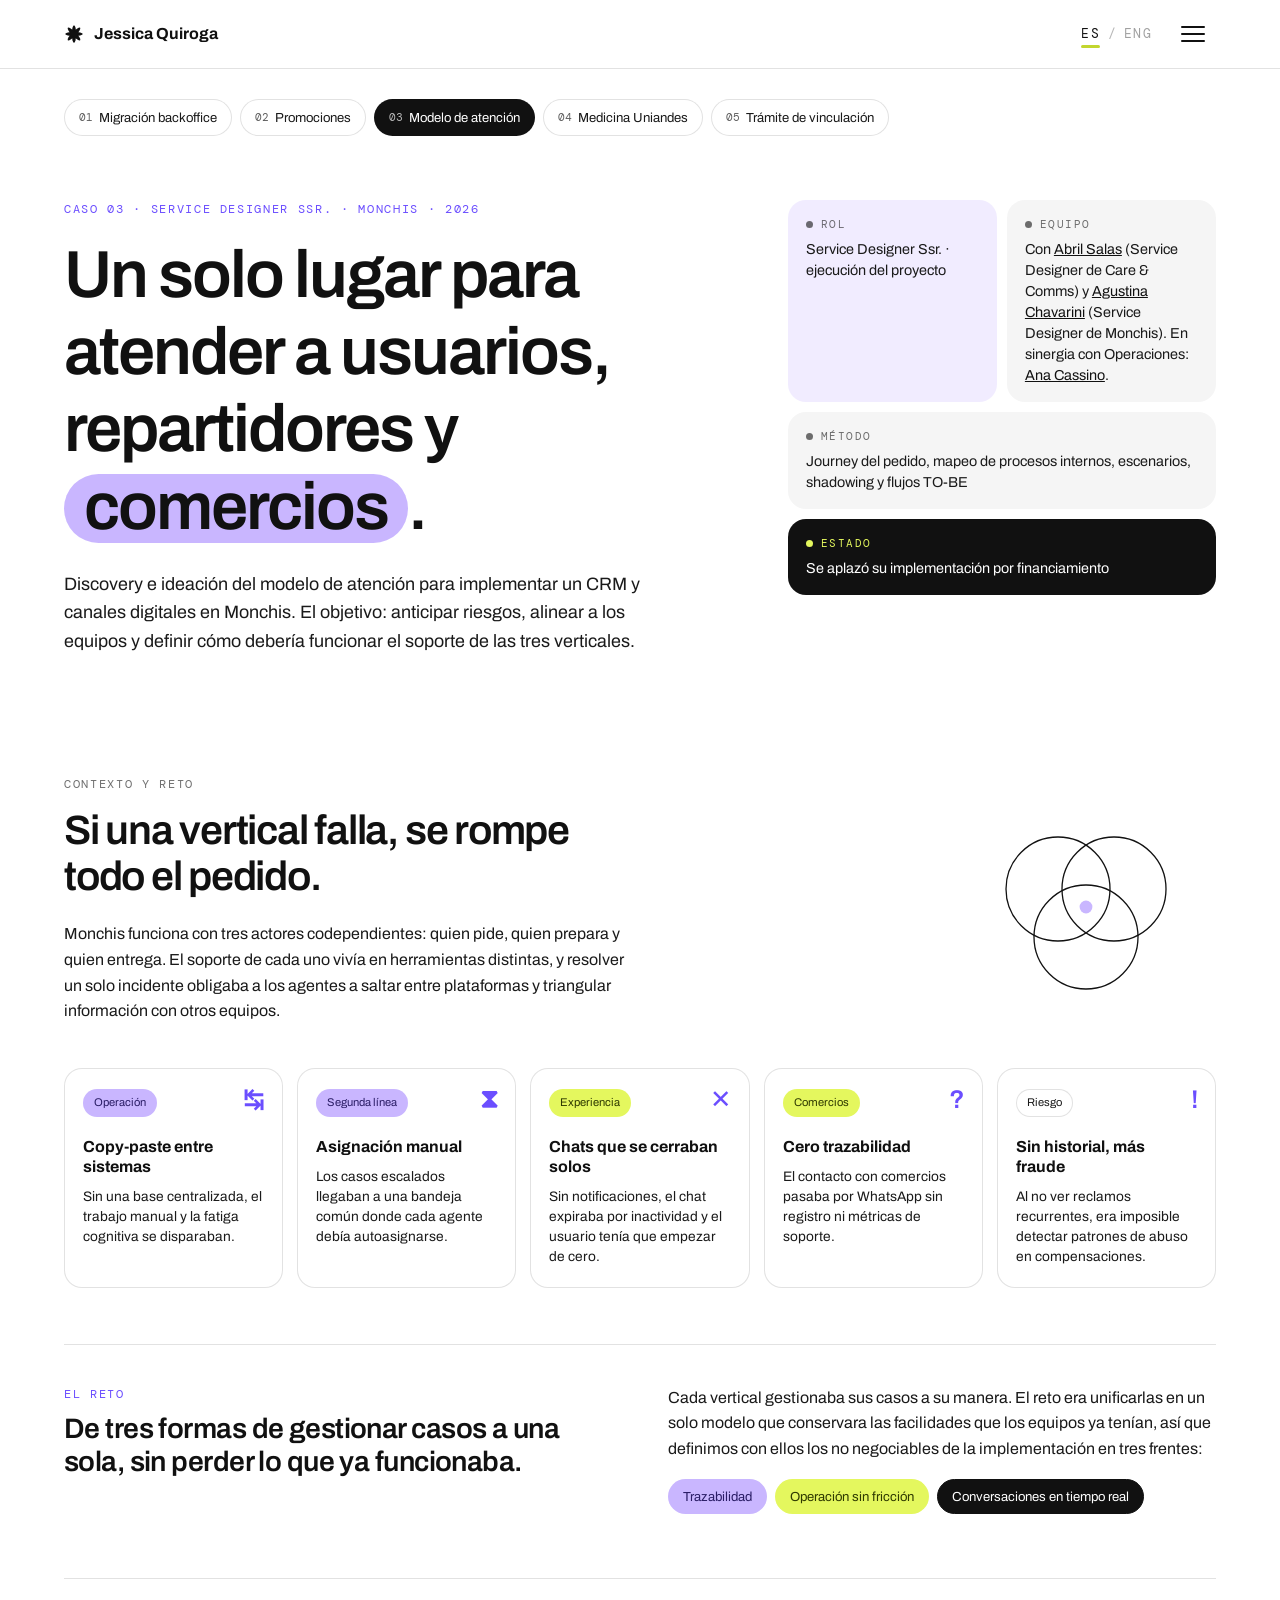
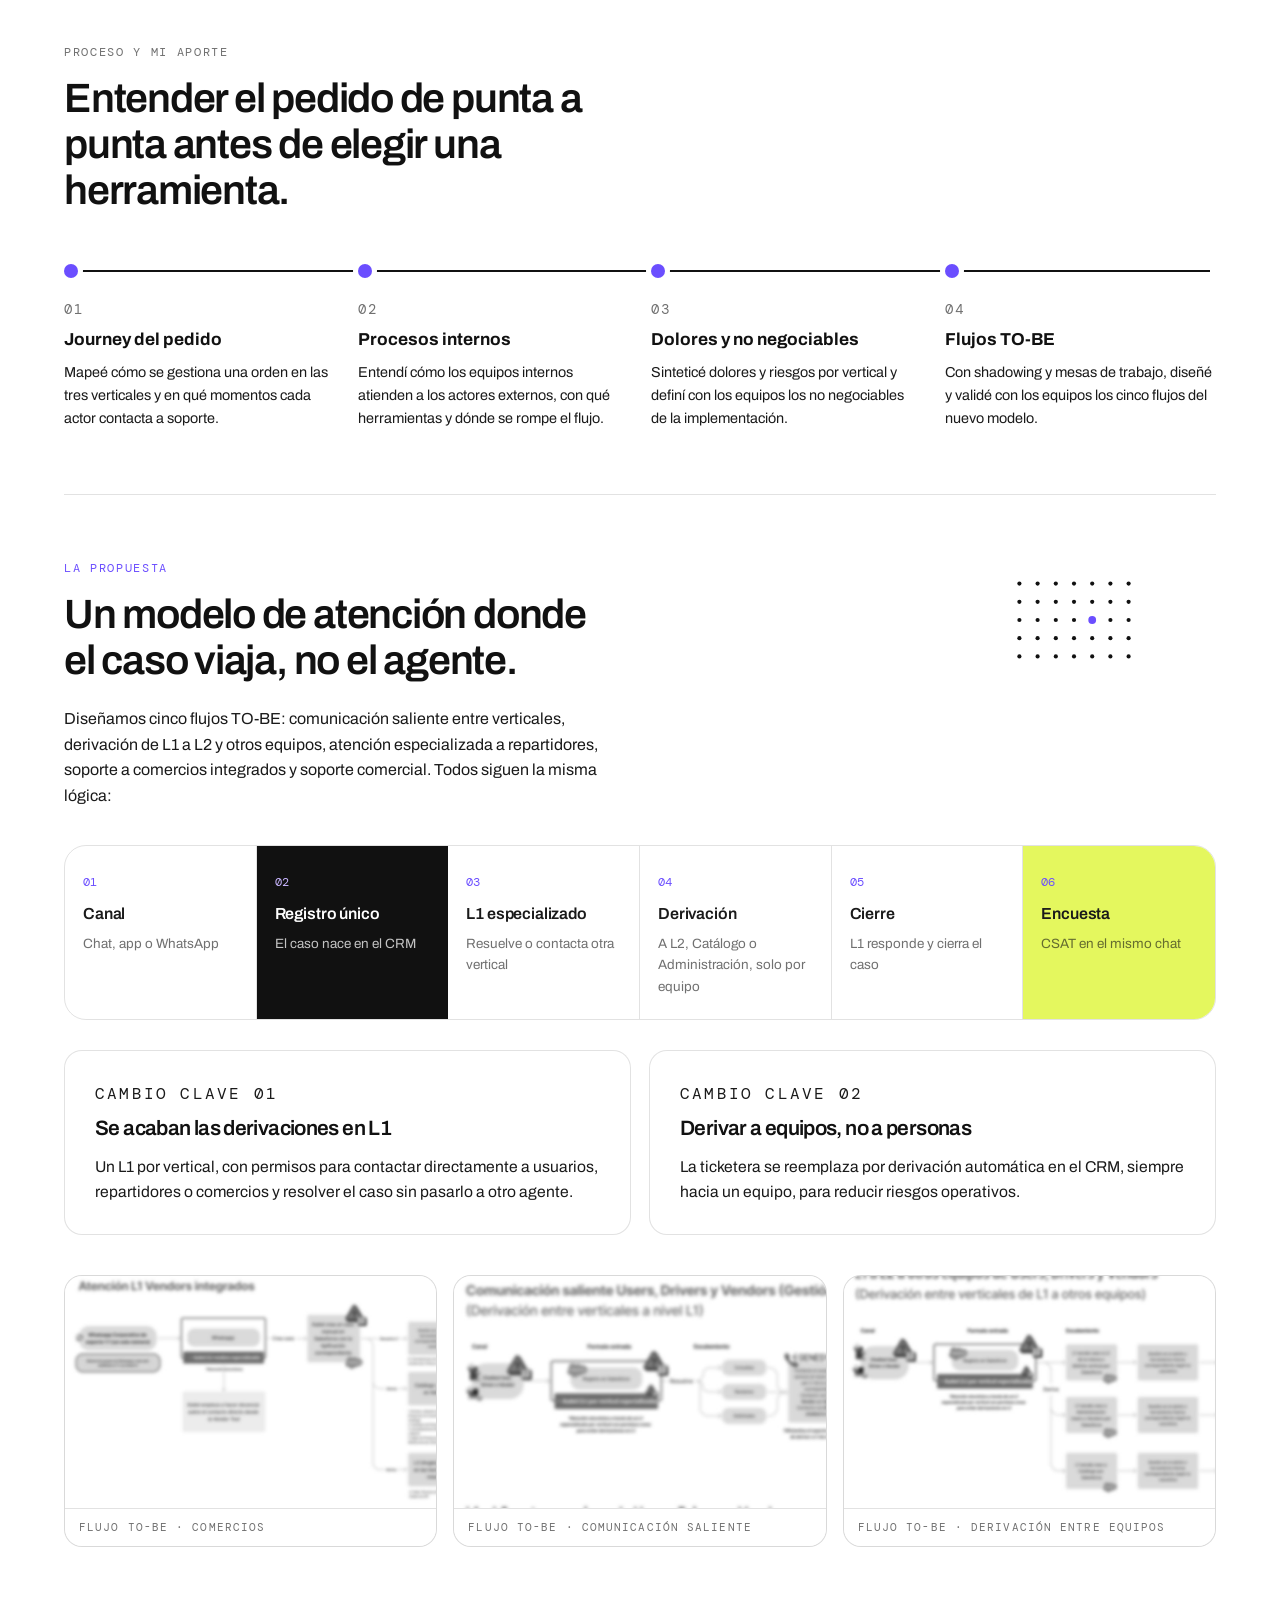
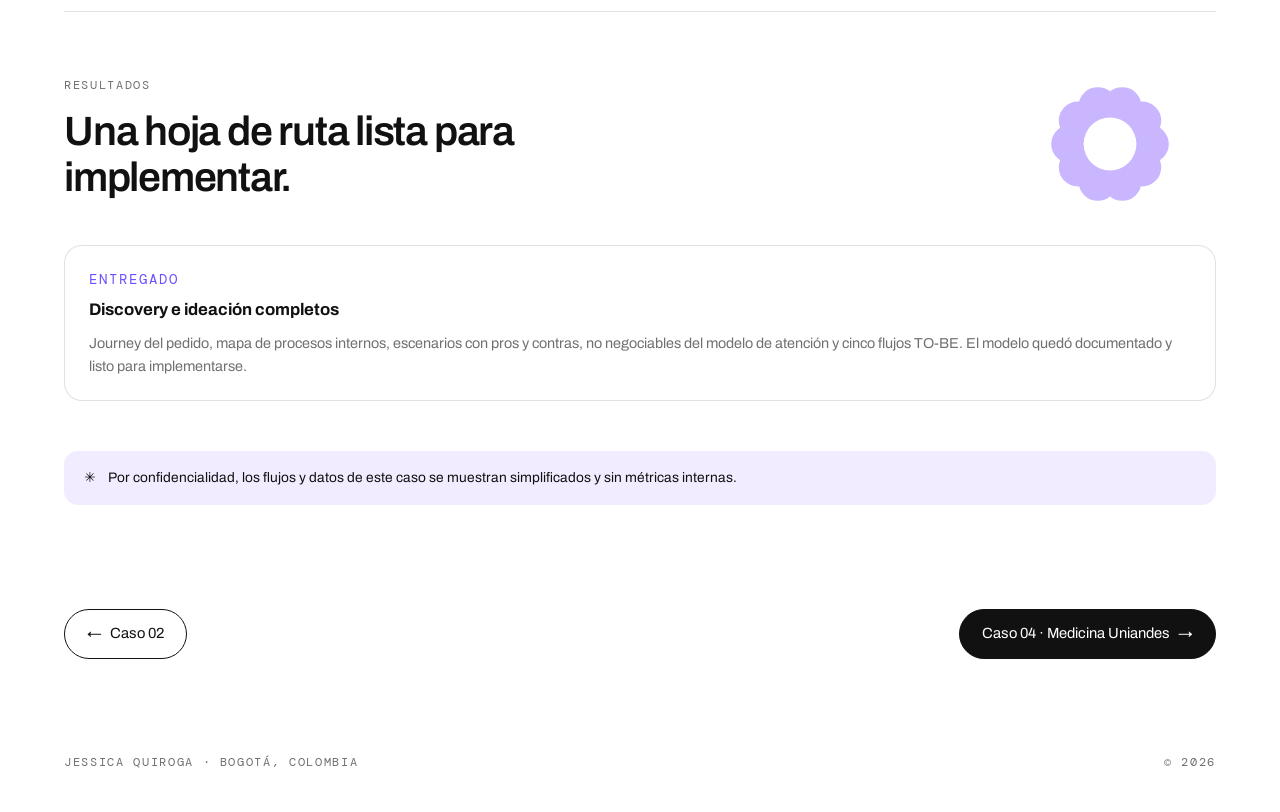
<file: casos/modelo-atencion.html>
<!DOCTYPE html>
<html lang="es" data-lang="es">
<head>
  <meta charset="utf-8">
  <meta name="viewport" content="width=device-width, initial-scale=1">
  <title>Modelo de atención · Jessica Quiroga</title>
  <meta name="title-es" content="Modelo de atención · Jessica Quiroga">
  <meta name="title-en" content="Support model · Jessica Quiroga">
  <meta name="description" content="Caso de Service Design: discovery y modelo de atención TO-BE para centralizar el soporte de usuarios, repartidores y comercios en un CRM.">
  <link rel="icon" href="data:image/svg+xml,%3Csvg xmlns='http://www.w3.org/2000/svg' viewBox='0 0 32 32'%3E%3Cg fill='%234F46D8'%3E%3Cellipse cx='16' cy='16' rx='3.6' ry='14' transform='rotate(0 16 16)'/%3E%3Cellipse cx='16' cy='16' rx='3.6' ry='14' transform='rotate(45 16 16)'/%3E%3Cellipse cx='16' cy='16' rx='3.6' ry='14' transform='rotate(90 16 16)'/%3E%3Cellipse cx='16' cy='16' rx='3.6' ry='14' transform='rotate(135 16 16)'/%3E%3C/g%3E%3C/svg%3E">
  <link rel="preconnect" href="https://fonts.googleapis.com">
  <link rel="preconnect" href="https://fonts.gstatic.com" crossorigin>
  <link href="https://fonts.googleapis.com/css2?family=Archivo:wdth,wght@75..125,300..900&family=DM+Mono:wght@400;500&display=swap" rel="stylesheet">
  <link rel="stylesheet" href="../assets/styles.css">
</head>
<body>

<header class="site-header">
  <div class="wrap">
    <a class="brand" href="../index.html"><svg class="mark-flower" viewBox="0 0 24 24" aria-hidden="true"><ellipse cx="12" cy="12" rx="2.6" ry="10.5" transform="rotate(0 12 12)"/><ellipse cx="12" cy="12" rx="2.6" ry="10.5" transform="rotate(45 12 12)"/><ellipse cx="12" cy="12" rx="2.6" ry="10.5" transform="rotate(90 12 12)"/><ellipse cx="12" cy="12" rx="2.6" ry="10.5" transform="rotate(135 12 12)"/></svg>Jessica Quiroga</a>
    <div class="head-right"><div class="lang" role="group" aria-label="Idioma / Language">
      <button type="button" data-lang="es" aria-pressed="true">ES</button><span class="lang-sep" aria-hidden="true">/</span>
      <button type="button" data-lang="en" aria-pressed="false">ENG</button>
    </div><button type="button" class="menu-btn" aria-expanded="false" aria-controls="menu-panel" aria-label="Abrir menú"><span></span><span></span><span></span></button></div>
  </div>
  <div class="menu-panel" id="menu-panel">
    <div class="wrap menu-grid">
      <nav class="menu-main" aria-label="Menú principal"><a href="../index.html"><span lang="es">Home</span><span lang="en">Home</span></a><a class="is-current" href="../index.html#casos"><span lang="es">Casos</span><span lang="en">Cases</span></a><a href="../sobre-mi.html"><span lang="es">Sobre mí</span><span lang="en">About</span></a><a class="menu-cta" href="https://www.linkedin.com/in/jessica-giovanna-quiroga-quir%C3%B3s-29a357232" target="_blank" rel="noopener"><span lang="es">Escríbeme</span><span lang="en">Get in touch</span> ↗</a></nav>
      <div class="menu-cases"><p class="menu-label"><span lang="es">Casos</span><span lang="en">Cases</span></p><a href="../casos/migracion-backoffice.html"><span><b>01</b> <span lang="es">Migración backoffice</span><span lang="en">Back-office migration</span></span><small>Monchis</small></a><a href="../casos/promociones.html"><span><b>02</b> <span lang="es">Promociones</span><span lang="en">Promotions</span></span><small>Monchis</small></a><a class="is-current" href="../casos/modelo-atencion.html"><span><b>03</b> <span lang="es">Modelo de atención</span><span lang="en">Support model</span></span><small>Monchis</small></a><a href="../casos/medicina-uniandes.html"><span><b>04</b> <span lang="es">Medicina Uniandes</span><span lang="en">Medicine Uniandes</span></span><small>La Clínica</small></a><a href="../casos/vinculacion.html"><span><b>05</b> <span lang="es">Trámite de vinculación</span><span lang="en">Onboarding process</span></span><small>Háptica</small></a></div>
    </div>
  </div>
</header>

<main>
  <div class="wrap case-tabs">
    <div class="chips">
      <a class="chip" href="migracion-backoffice.html"><span class="n">01</span><span lang="es">Migración backoffice</span><span lang="en">Back-office migration</span></a>
      <a class="chip" href="promociones.html"><span class="n">02</span><span lang="es">Promociones</span><span lang="en">Promotions</span></a>
      <a class="chip violet" href="modelo-atencion.html"><span class="n">03</span><span lang="es">Modelo de atención</span><span lang="en">Support model</span></a>
      <a class="chip" href="medicina-uniandes.html"><span class="n">04</span>Medicina Uniandes</a>
      <a class="chip" href="vinculacion.html"><span class="n">05</span><span lang="es">Trámite de vinculación</span><span lang="en">Onboarding process</span></a>
    </div>
  </div>

  <section class="wrap case-hero has-doodles">
    <div>
      <p class="eyebrow accent"><span lang="es">Caso 03 · Service Designer Ssr. · Monchis · 2026</span><span lang="en">Case 03 · Service Designer · Monchis · 2026</span></p>
      <h1><span lang="es">Un solo lugar para atender a usuarios, repartidores y <span class="nw"><span class="pill">comercios</span>.</span></span><span lang="en">One place to support users, riders and <span class="nw"><span class="pill">merchants</span>.</span></span></h1>
      <p class="lead"><span lang="es">Discovery e ideación del modelo de atención para implementar un CRM y canales digitales en Monchis. El objetivo: anticipar riesgos, alinear a los equipos y definir cómo debería funcionar el soporte de las tres verticales.</span><span lang="en">Discovery and ideation of the support model to roll out a CRM and digital channels at Monchis. The goal: anticipate risks, align teams and define how support should work across the three verticals.</span></p>
    </div>
    <dl class="facts">
      <div><dt><span lang="es">Rol</span><span lang="en">Role</span></dt><dd><span lang="es">Service Designer Ssr. · ejecución del proyecto</span><span lang="en">Service Designer · project execution</span></dd></div>
      <div><dt><span lang="es">Equipo</span><span lang="en">Team</span></dt><dd><span lang="es">Con <a href="https://www.linkedin.com/in/abril-salass/" target="_blank" rel="noopener">Abril Salas</a> (Service Designer de Care &amp; Comms) y <a href="https://www.linkedin.com/in/agustinachavarin/" target="_blank" rel="noopener">Agustina Chavarini</a> (Service Designer de Monchis). En sinergia con Operaciones: <a href="https://www.linkedin.com/in/ana-cassino-91808a204/" target="_blank" rel="noopener">Ana Cassino</a>.</span><span lang="en">With <a href="https://www.linkedin.com/in/abril-salass/" target="_blank" rel="noopener">Abril Salas</a> (Care &amp; Comms Service Designer) and <a href="https://www.linkedin.com/in/agustinachavarin/" target="_blank" rel="noopener">Agustina Chavarini</a> (Monchis Service Designer). In synergy with Operations: <a href="https://www.linkedin.com/in/ana-cassino-91808a204/" target="_blank" rel="noopener">Ana Cassino</a>.</span></dd></div>
      <div><dt><span lang="es">Método</span><span lang="en">Method</span></dt><dd><span lang="es">Journey del pedido, mapeo de procesos internos, escenarios, shadowing y flujos TO-BE</span><span lang="en">Order journey, internal process mapping, scenarios, shadowing and TO-BE flows</span></dd></div>
      <div><dt><span lang="es">Estado</span><span lang="en">Status</span></dt><dd><span lang="es">Se aplazó su implementación por financiamiento</span><span lang="en">Implementation postponed due to funding</span></dd></div>
    </dl>
  </section>


  <section class="section wrap">
    <p class="eyebrow"><span lang="es">Contexto y reto</span><span lang="en">Context and challenge</span></p>
    <div class="ctx-head">
      <div>
    <h2 class="h2"><span lang="es">Si una vertical falla, se rompe todo el pedido.</span><span lang="en">If one vertical fails, the whole order breaks.</span></h2>
    <p class="body"><span lang="es">Monchis funciona con tres actores codependientes: quien pide, quien prepara y quien entrega. El soporte de cada uno vivía en herramientas distintas, y resolver un solo incidente obligaba a los agentes a saltar entre plataformas y triangular información con otros equipos.</span><span lang="en">Monchis runs on three interdependent actors: who orders, who prepares and who delivers. Support for each lived in different tools, and solving a single incident forced agents to jump between platforms and triangulate information with other teams.</span></p>
      </div>
      <div class="ctx-art has-doodles"><i class="doodle v" data-d="venn" style="--r:0deg;--d:0s"></i></div>
    </div>
    <div class="finds finds5">
      <div class="find reveal"><span class="chip lav"><span lang="es">Operación</span><span lang="en">Operations</span></span><div class="k">↹</div><h4><span lang="es">Copy-paste entre sistemas</span><span lang="en">Copy-paste across systems</span></h4><p><span lang="es">Sin una base centralizada, el trabajo manual y la fatiga cognitiva se disparaban.</span><span lang="en">Without a central record, manual work and cognitive load skyrocketed.</span></p></div>
      <div class="find reveal"><span class="chip lav"><span lang="es">Segunda línea</span><span lang="en">Second line</span></span><div class="k">⧗</div><h4><span lang="es">Asignación manual</span><span lang="en">Manual assignment</span></h4><p><span lang="es">Los casos escalados llegaban a una bandeja común donde cada agente debía autoasignarse.</span><span lang="en">Escalated cases landed in a shared inbox where agents had to self-assign.</span></p></div>
      <div class="find reveal"><span class="chip peach"><span lang="es">Experiencia</span><span lang="en">Experience</span></span><div class="k">✕</div><h4><span lang="es">Chats que se cerraban solos</span><span lang="en">Chats that closed on their own</span></h4><p><span lang="es">Sin notificaciones, el chat expiraba por inactividad y el usuario tenía que empezar de cero.</span><span lang="en">Without notifications, chats expired from inactivity and users had to start over.</span></p></div>
      <div class="find reveal"><span class="chip peach"><span lang="es">Comercios</span><span lang="en">Merchants</span></span><div class="k">?</div><h4><span lang="es">Cero trazabilidad</span><span lang="en">No traceability</span></h4><p><span lang="es">El contacto con comercios pasaba por WhatsApp sin registro ni métricas de soporte.</span><span lang="en">Merchant contact went through WhatsApp with no record or support metrics.</span></p></div>
      <div class="find reveal"><span class="chip"><span lang="es">Riesgo</span><span lang="en">Risk</span></span><div class="k">!</div><h4><span lang="es">Sin historial, más fraude</span><span lang="en">No history, more fraud</span></h4><p><span lang="es">Al no ver reclamos recurrentes, era imposible detectar patrones de abuso en compensaciones.</span><span lang="en">Without visibility of repeat claims, abuse patterns in compensation went undetected.</span></p></div>
    </div>
    <div class="reto-block simple">
      <div class="reto-copy">
        <p class="eyebrow accent"><span lang="es">El reto</span><span lang="en">The challenge</span></p>
        <h3><span lang="es">De tres formas de gestionar casos a una sola, sin perder lo que ya funcionaba.</span><span lang="en">From three ways of managing cases to one, without losing what already worked.</span></h3>
      </div>
      <div>
        <p class="body"><span lang="es">Cada vertical gestionaba sus casos a su manera. El reto era unificarlas en un solo modelo que conservara las facilidades que los equipos ya tenían, así que definimos con ellos los no negociables de la implementación en tres frentes:</span><span lang="en">Each vertical managed its cases its own way. The challenge was to unify them into a single model that kept what teams already had, so we defined the implementation must-haves with them across three fronts:</span></p>
        <div class="reto-chips"><span class="chip lav"><span lang="es">Trazabilidad</span><span lang="en">Traceability</span></span><span class="chip peach"><span lang="es">Operación sin fricción</span><span lang="en">Frictionless operations</span></span><span class="chip dark"><span lang="es">Conversaciones en tiempo real</span><span lang="en">Real-time conversations</span></span></div>
      </div>
    </div>
  </section>

  <section class="section wrap">
    <p class="eyebrow"><span lang="es">Proceso y mi aporte</span><span lang="en">Process and my role</span></p>
    <h2 class="h2"><span lang="es">Entender el pedido de punta a punta antes de elegir una herramienta.</span><span lang="en">Understanding the order end to end before choosing a tool.</span></h2>
    <div class="steps">
      <div class="step reveal"><p class="eyebrow">01</p><h4><span lang="es">Journey del pedido</span><span lang="en">Order journey</span></h4><p><span lang="es">Mapeé cómo se gestiona una orden en las tres verticales y en qué momentos cada actor contacta a soporte.</span><span lang="en">I mapped how an order is handled across the three verticals and when each actor contacts support.</span></p></div>
      <div class="step reveal"><p class="eyebrow">02</p><h4><span lang="es">Procesos internos</span><span lang="en">Internal processes</span></h4><p><span lang="es">Entendí cómo los equipos internos atienden a los actores externos, con qué herramientas y dónde se rompe el flujo.</span><span lang="en">I looked at how internal teams support external actors, with which tools, and where the flow breaks.</span></p></div>
      <div class="step reveal"><p class="eyebrow">03</p><h4><span lang="es">Dolores y no negociables</span><span lang="en">Pains and must-haves</span></h4><p><span lang="es">Sinteticé dolores y riesgos por vertical y definí con los equipos los no negociables de la implementación.</span><span lang="en">I synthesised pains and risks by vertical and defined the implementation must-haves with the teams.</span></p></div>
      <div class="step reveal"><p class="eyebrow">04</p><h4><span lang="es">Flujos TO-BE</span><span lang="en">TO-BE flows</span></h4><p><span lang="es">Con shadowing y mesas de trabajo, diseñé y validé con los equipos los cinco flujos del nuevo modelo.</span><span lang="en">Through shadowing and working sessions, I designed and validated the five flows of the new model with the teams.</span></p></div>
    </div>
  </section>

  <section class="section wrap has-doodles"><i class="doodle v dsk" data-d="dots" style="top:60px;left:82%;width:130px;--r:0deg;--d:0s"></i>
    <p class="eyebrow accent"><span lang="es">La propuesta</span><span lang="en">The proposal</span></p>
    <h2 class="h2"><span lang="es">Un modelo de atención donde el caso viaja, no el agente.</span><span lang="en">A support model where the case travels, not the agent.</span></h2>
    <p class="body"><span lang="es">Diseñamos cinco flujos TO-BE: comunicación saliente entre verticales, derivación de L1 a L2 y otros equipos, atención especializada a repartidores, soporte a comercios integrados y soporte comercial. Todos siguen la misma lógica:</span><span lang="en">We designed five TO-BE flows: outbound contact between verticals, hand-offs from L1 to L2 and other teams, specialised rider support, integrated-merchant support and sales support. They all follow the same logic:</span></p>
    <div class="flowline reveal"><div class="fl-step"><span class="fl-n">01</span><b><span lang="es">Canal</span><span lang="en">Channel</span></b><p><span lang="es">Chat, app o WhatsApp</span><span lang="en">Chat, app or WhatsApp</span></p></div><div class="fl-step"><span class="fl-n">02</span><b><span lang="es">Registro único</span><span lang="en">Single record</span></b><p><span lang="es">El caso nace en el CRM</span><span lang="en">The case is born in the CRM</span></p></div><div class="fl-step"><span class="fl-n">03</span><b><span lang="es">L1 especializado</span><span lang="en">Specialised L1</span></b><p><span lang="es">Resuelve o contacta otra vertical</span><span lang="en">Resolves or contacts another vertical</span></p></div><div class="fl-step"><span class="fl-n">04</span><b><span lang="es">Derivación</span><span lang="en">Hand-off</span></b><p><span lang="es">A L2, Catálogo o Administración, solo por equipo</span><span lang="en">To L2, Catalogue or Finance, team-only</span></p></div><div class="fl-step"><span class="fl-n">05</span><b><span lang="es">Cierre</span><span lang="en">Close</span></b><p><span lang="es">L1 responde y cierra el caso</span><span lang="en">L1 replies and closes the case</span></p></div><div class="fl-step"><span class="fl-n">06</span><b><span lang="es">Encuesta</span><span lang="en">Survey</span></b><p><span lang="es">CSAT en el mismo chat</span><span lang="en">CSAT in the same chat</span></p></div></div>
    <div class="duo" style="margin-top:30px;">
      <div class="box reveal"><p class="eyebrow"><span lang="es">Cambio clave 01</span><span lang="en">Key change 01</span></p><h4><span lang="es">Se acaban las derivaciones en L1</span><span lang="en">No more L1 hand-offs</span></h4><p><span lang="es">Un L1 por vertical, con permisos para contactar directamente a usuarios, repartidores o comercios y resolver el caso sin pasarlo a otro agente.</span><span lang="en">One L1 per vertical, with permission to contact users, riders or merchants directly and solve the case without passing it on.</span></p></div>
      <div class="box reveal"><p class="eyebrow"><span lang="es">Cambio clave 02</span><span lang="en">Key change 02</span></p><h4><span lang="es">Derivar a equipos, no a personas</span><span lang="en">Hand off to teams, not people</span></h4><p><span lang="es">La ticketera se reemplaza por derivación automática en el CRM, siempre hacia un equipo, para reducir riesgos operativos.</span><span lang="en">The ticketing tool is replaced by automatic hand-offs in the CRM, always to a team, to reduce operational risk.</span></p></div>
    </div>
    <div class="vin-gallery">
      <figure class="vin-fig reveal"><img style="object-position:left center" src="../assets/img/ma-vendors.jpg" alt="Flujo TO-BE difuminado"><figcaption><span lang="es">Flujo TO-BE · Comercios</span><span lang="en">TO-BE flow · Merchants</span></figcaption></figure>
      <figure class="vin-fig reveal"><img style="object-position:left center" src="../assets/img/ma-saliente.jpg" alt="Flujo TO-BE difuminado"><figcaption><span lang="es">Flujo TO-BE · Comunicación saliente</span><span lang="en">TO-BE flow · Outbound contact</span></figcaption></figure>
      <figure class="vin-fig reveal"><img style="object-position:left center" src="../assets/img/ma-l1l2.jpg" alt="Flujo TO-BE difuminado"><figcaption><span lang="es">Flujo TO-BE · Derivación entre equipos</span><span lang="en">TO-BE flow · Team escalation</span></figcaption></figure>
    </div>
  </section>

  <section class="section wrap has-burst">
    <svg class="burst flower" viewBox="0 0 100 100" aria-hidden="true"><mask id="fh"><rect width="100" height="100" fill="#fff"/><circle cx="50" cy="50" r="22" fill="#000"/></mask><g fill="#C9B6FF" mask="url(#fh)"><circle cx="50" cy="50" r="34"/><circle cx="83.00" cy="50.00" r="16"/><circle cx="76.70" cy="69.40" r="16"/><circle cx="60.20" cy="81.38" r="16"/><circle cx="39.80" cy="81.38" r="16"/><circle cx="23.30" cy="69.40" r="16"/><circle cx="17.00" cy="50.00" r="16"/><circle cx="23.30" cy="30.60" r="16"/><circle cx="39.80" cy="18.62" r="16"/><circle cx="60.20" cy="18.62" r="16"/><circle cx="76.70" cy="30.60" r="16"/></g></svg>
    <p class="eyebrow"><span lang="es">Resultados</span><span lang="en">Results</span></p>
    <h2 class="h2"><span lang="es">Una hoja de ruta lista para implementar.</span><span lang="en">A roadmap ready to implement.</span></h2>
    <div class="single">
      <div class="box reveal"><p class="eyebrow accent"><span lang="es">Entregado</span><span lang="en">Delivered</span></p><h4><span lang="es">Discovery e ideación completos</span><span lang="en">Discovery and ideation completed</span></h4><p><span lang="es">Journey del pedido, mapa de procesos internos, escenarios con pros y contras, no negociables del modelo de atención y cinco flujos TO-BE. El modelo quedó documentado y listo para implementarse.</span><span lang="en">Order journey, internal process map, scenarios with pros and cons, support-model must-haves and five TO-BE flows. The model was documented and ready to implement.</span></p></div>
    </div>
    <div class="disclaimer"><span aria-hidden="true">✳︎</span><span><span lang="es">Por confidencialidad, los flujos y datos de este caso se muestran simplificados y sin métricas internas.</span><span lang="en">For confidentiality, this case's flows and data are shown simplified and without internal metrics.</span></span></div>

  </section>


  <div class="wrap case-nav">
    <a class="btn" href="promociones.html">← <span lang="es">Caso 02</span><span lang="en">Case 02</span></a>
    <a class="btn solid" href="medicina-uniandes.html"><span lang="es">Caso 04 · Medicina Uniandes</span><span lang="en">Case 04 · Medicine Uniandes</span> →</a>
  </div>
</main>

<footer class="site-footer">
  <div class="wrap">
    <span class="eyebrow">Jessica Quiroga · Bogotá, Colombia</span>
    <span class="eyebrow">© <span data-year>2026</span></span>
  </div>
</footer>

<script src="../assets/main.js"></script>
</body>
</html>
</file>
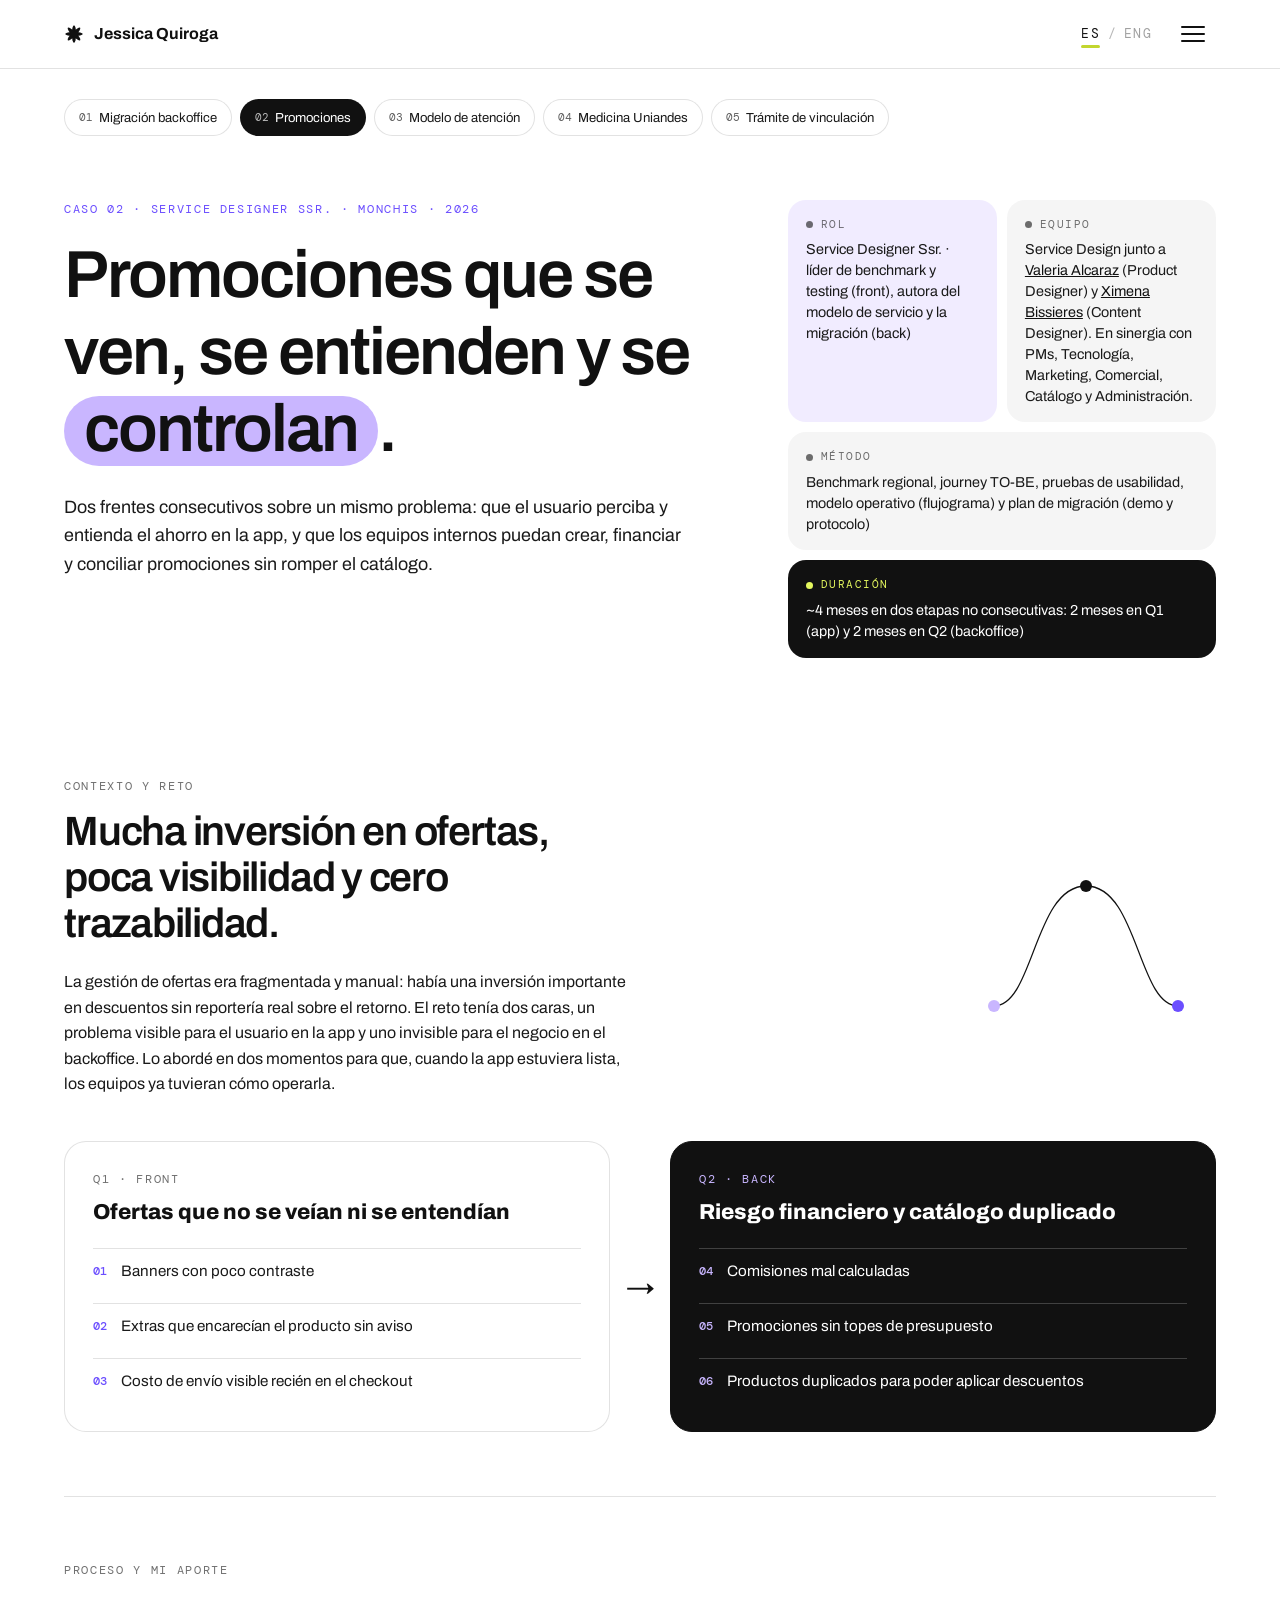
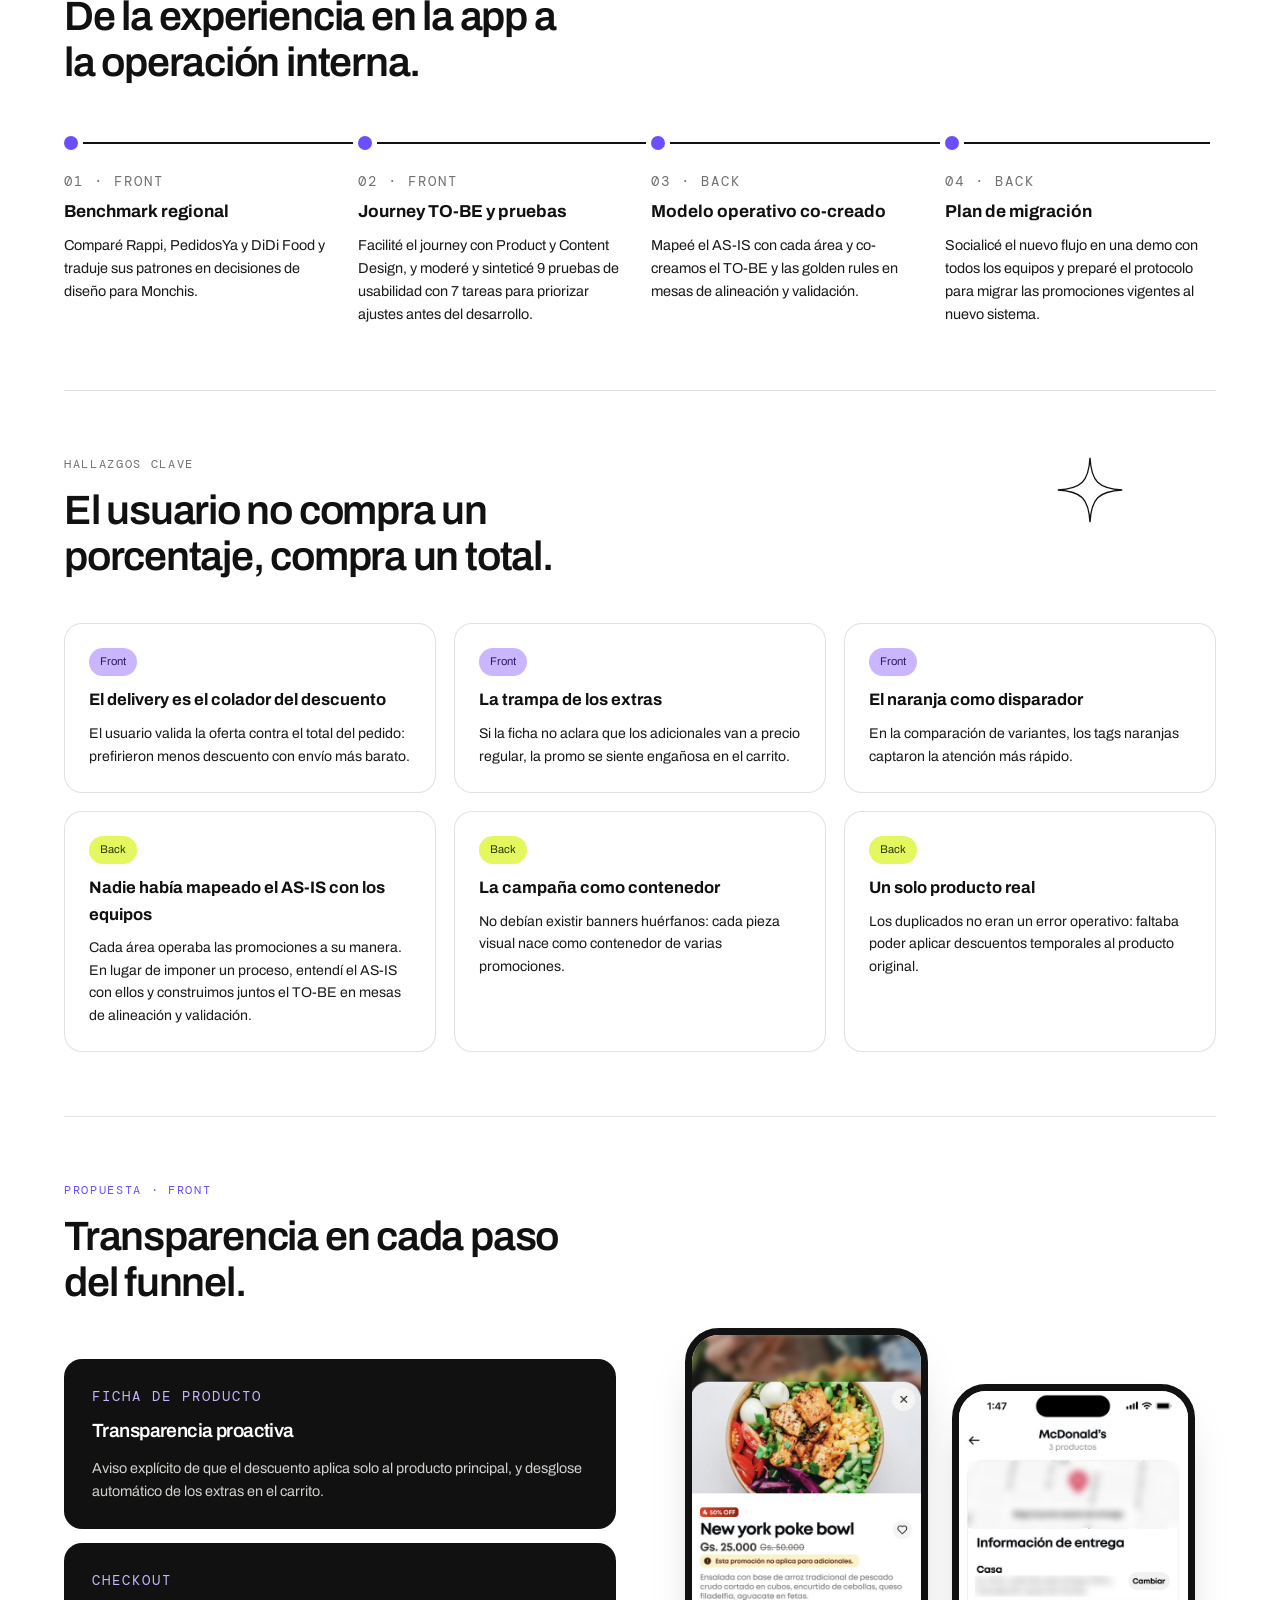
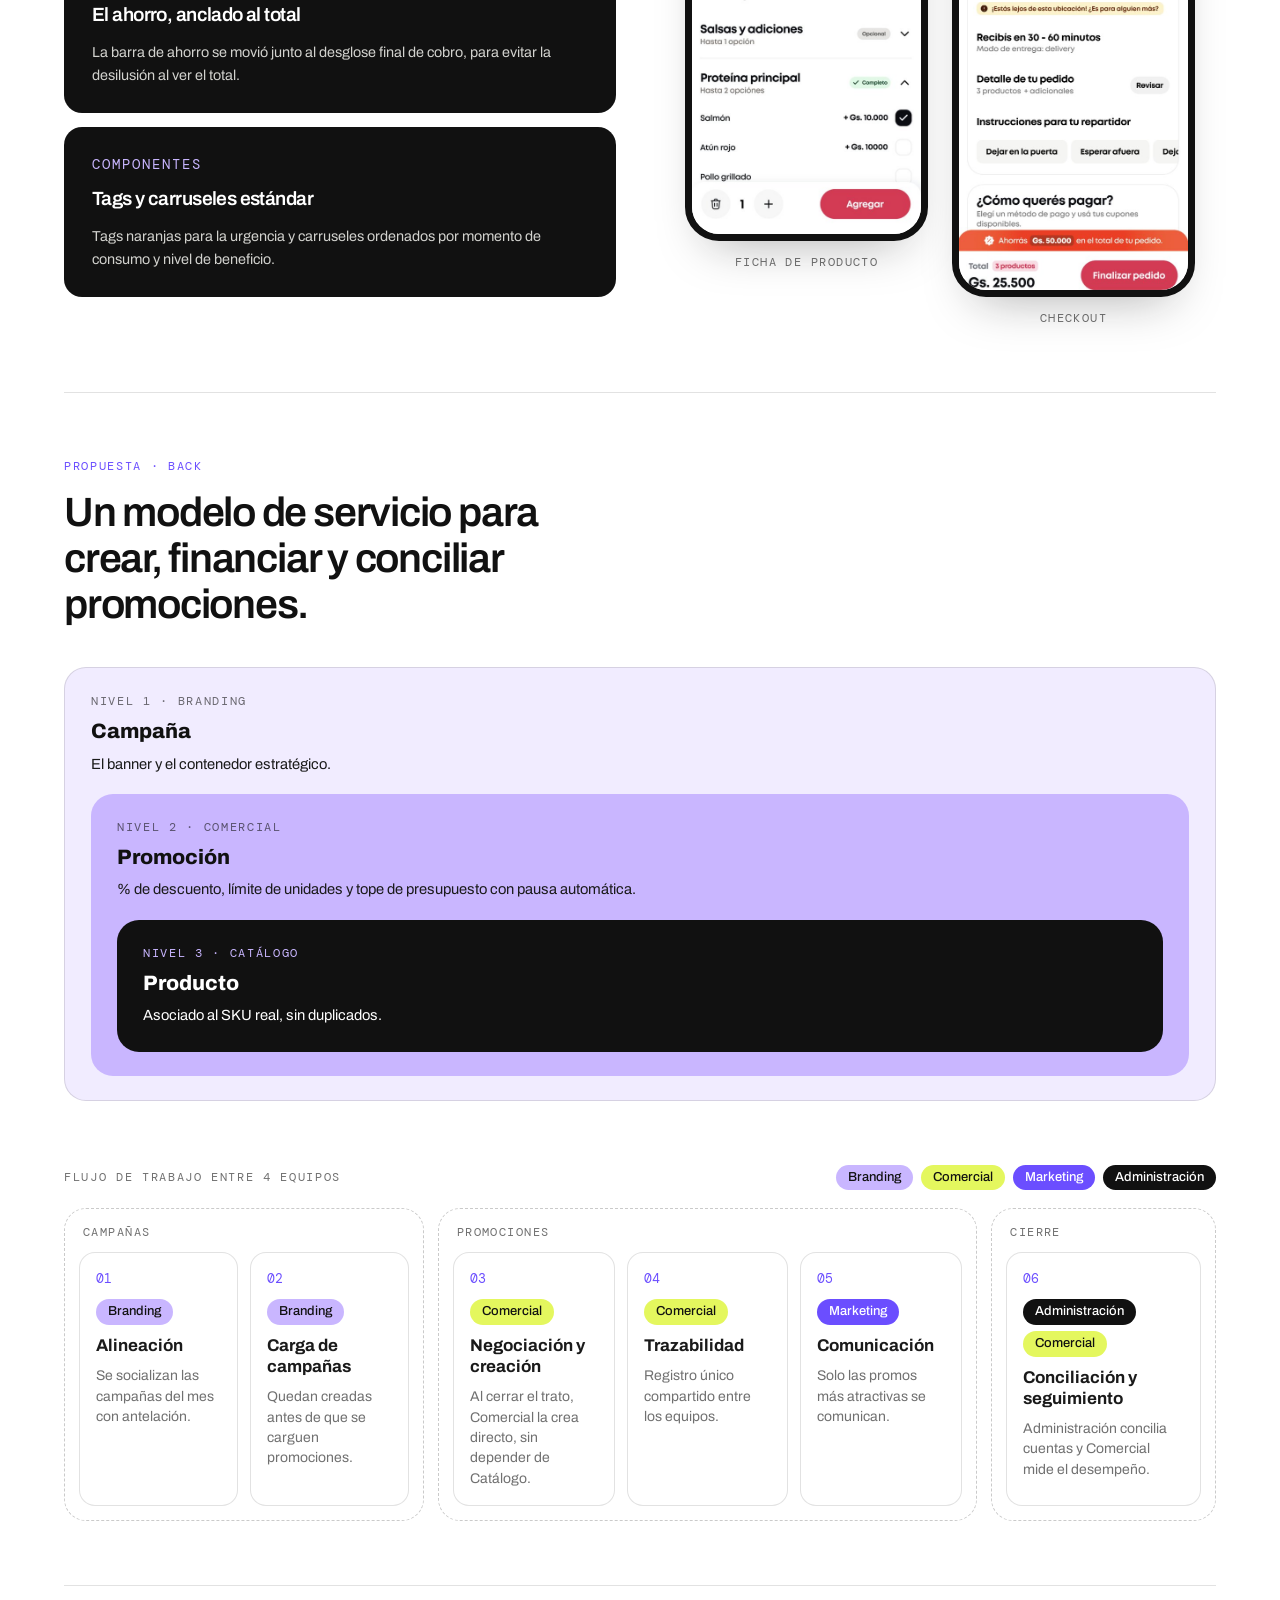
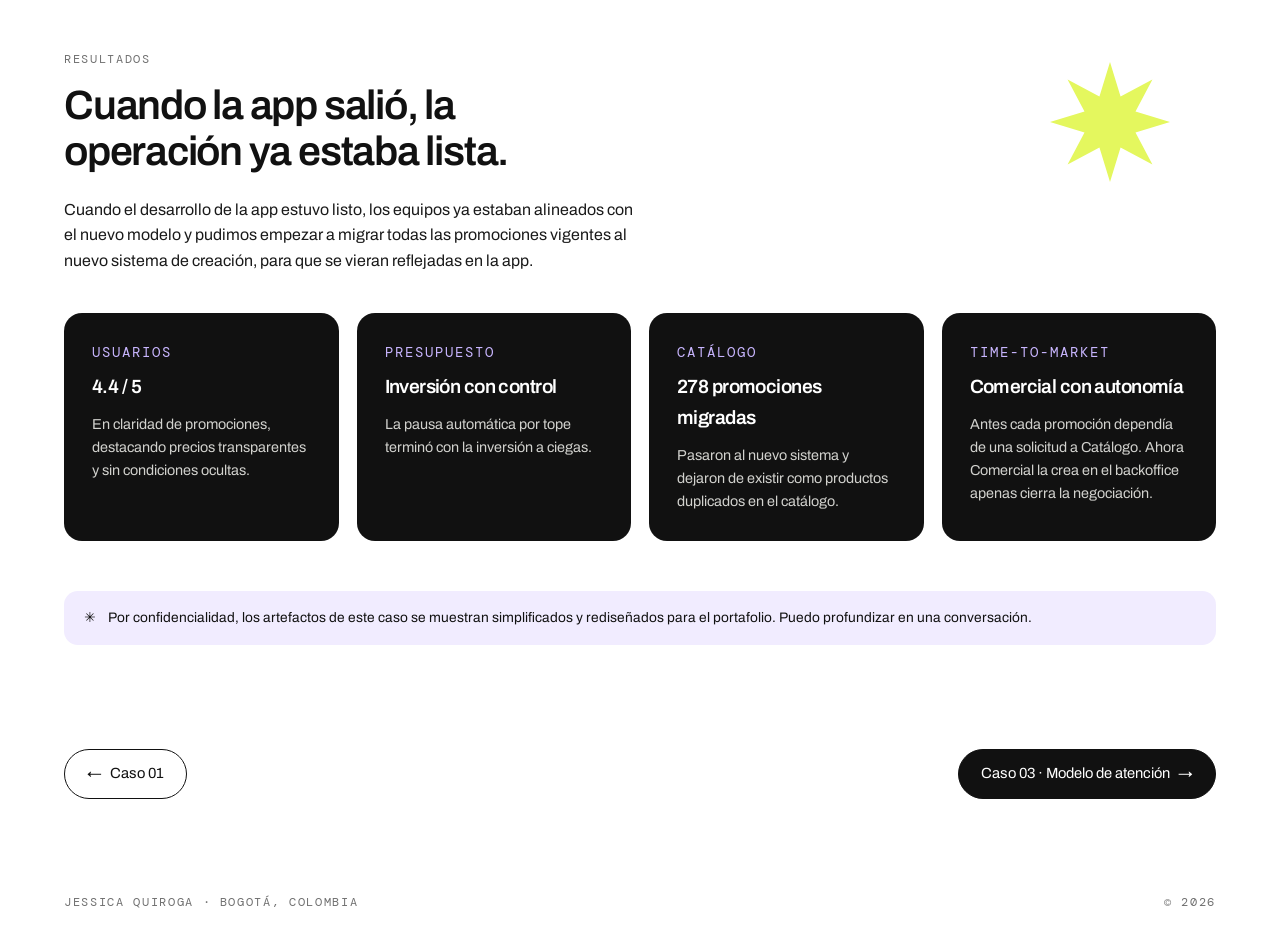
<file: casos/promociones.html>
<!DOCTYPE html>
<html lang="es" data-lang="es">
<head>
  <meta charset="utf-8">
  <meta name="viewport" content="width=device-width, initial-scale=1">
  <title>Promociones · Jessica Quiroga</title>
  <meta name="title-es" content="Promociones · Jessica Quiroga">
  <meta name="title-en" content="Promotions · Jessica Quiroga">
  <meta name="description" content="Caso de Service Design: experiencia E2E de promociones en la app de Monchis y estrategia de migración del backoffice de promociones.">
  <link rel="icon" href="data:image/svg+xml,%3Csvg xmlns='http://www.w3.org/2000/svg' viewBox='0 0 32 32'%3E%3Cg fill='%234F46D8'%3E%3Cellipse cx='16' cy='16' rx='3.6' ry='14' transform='rotate(0 16 16)'/%3E%3Cellipse cx='16' cy='16' rx='3.6' ry='14' transform='rotate(45 16 16)'/%3E%3Cellipse cx='16' cy='16' rx='3.6' ry='14' transform='rotate(90 16 16)'/%3E%3Cellipse cx='16' cy='16' rx='3.6' ry='14' transform='rotate(135 16 16)'/%3E%3C/g%3E%3C/svg%3E">
  <link rel="preconnect" href="https://fonts.googleapis.com">
  <link rel="preconnect" href="https://fonts.gstatic.com" crossorigin>
  <link href="https://fonts.googleapis.com/css2?family=Archivo:wdth,wght@75..125,300..900&family=DM+Mono:wght@400;500&display=swap" rel="stylesheet">
  <link rel="stylesheet" href="../assets/styles.css">
</head>
<body>

<header class="site-header">
  <div class="wrap">
    <a class="brand" href="../index.html"><svg class="mark-flower" viewBox="0 0 24 24" aria-hidden="true"><ellipse cx="12" cy="12" rx="2.6" ry="10.5" transform="rotate(0 12 12)"/><ellipse cx="12" cy="12" rx="2.6" ry="10.5" transform="rotate(45 12 12)"/><ellipse cx="12" cy="12" rx="2.6" ry="10.5" transform="rotate(90 12 12)"/><ellipse cx="12" cy="12" rx="2.6" ry="10.5" transform="rotate(135 12 12)"/></svg>Jessica Quiroga</a>
    <div class="head-right"><div class="lang" role="group" aria-label="Idioma / Language">
      <button type="button" data-lang="es" aria-pressed="true">ES</button><span class="lang-sep" aria-hidden="true">/</span>
      <button type="button" data-lang="en" aria-pressed="false">ENG</button>
    </div><button type="button" class="menu-btn" aria-expanded="false" aria-controls="menu-panel" aria-label="Abrir menú"><span></span><span></span><span></span></button></div>
  </div>
  <div class="menu-panel" id="menu-panel">
    <div class="wrap menu-grid">
      <nav class="menu-main" aria-label="Menú principal"><a href="../index.html"><span lang="es">Home</span><span lang="en">Home</span></a><a class="is-current" href="../index.html#casos"><span lang="es">Casos</span><span lang="en">Cases</span></a><a href="../sobre-mi.html"><span lang="es">Sobre mí</span><span lang="en">About</span></a><a class="menu-cta" href="https://www.linkedin.com/in/jessica-giovanna-quiroga-quir%C3%B3s-29a357232" target="_blank" rel="noopener"><span lang="es">Escríbeme</span><span lang="en">Get in touch</span> ↗</a></nav>
      <div class="menu-cases"><p class="menu-label"><span lang="es">Casos</span><span lang="en">Cases</span></p><a href="../casos/migracion-backoffice.html"><span><b>01</b> <span lang="es">Migración backoffice</span><span lang="en">Back-office migration</span></span><small>Monchis</small></a><a class="is-current" href="../casos/promociones.html"><span><b>02</b> <span lang="es">Promociones</span><span lang="en">Promotions</span></span><small>Monchis</small></a><a href="../casos/modelo-atencion.html"><span><b>03</b> <span lang="es">Modelo de atención</span><span lang="en">Support model</span></span><small>Monchis</small></a><a href="../casos/medicina-uniandes.html"><span><b>04</b> <span lang="es">Medicina Uniandes</span><span lang="en">Medicine Uniandes</span></span><small>La Clínica</small></a><a href="../casos/vinculacion.html"><span><b>05</b> <span lang="es">Trámite de vinculación</span><span lang="en">Onboarding process</span></span><small>Háptica</small></a></div>
    </div>
  </div>
</header>

<main>
  <div class="wrap case-tabs">
    <div class="chips">
      <a class="chip" href="migracion-backoffice.html"><span class="n">01</span><span lang="es">Migración backoffice</span><span lang="en">Back-office migration</span></a>
      <a class="chip violet" href="promociones.html"><span class="n">02</span><span lang="es">Promociones</span><span lang="en">Promotions</span></a>
      <a class="chip" href="modelo-atencion.html"><span class="n">03</span><span lang="es">Modelo de atención</span><span lang="en">Support model</span></a>
      <a class="chip" href="medicina-uniandes.html"><span class="n">04</span>Medicina Uniandes</a>
      <a class="chip" href="vinculacion.html"><span class="n">05</span><span lang="es">Trámite de vinculación</span><span lang="en">Onboarding process</span></a>
    </div>
  </div>

  <section class="wrap case-hero has-doodles">
    <div>
      <p class="eyebrow accent"><span lang="es">Caso 02 · Service Designer Ssr. · Monchis · 2026</span><span lang="en">Case 02 · Service Designer · Monchis · 2026</span></p>
      <h1><span lang="es">Promociones que se ven, se entienden y se <span class="nw"><span class="pill">controlan</span>.</span></span><span lang="en">Promotions people can see, understand and <span class="nw"><span class="pill">control</span>.</span></span></h1>
      <p class="lead"><span lang="es">Dos frentes consecutivos sobre un mismo problema: que el usuario perciba y entienda el ahorro en la app, y que los equipos internos puedan crear, financiar y conciliar promociones sin romper el catálogo.</span><span lang="en">Two back-to-back tracks on one problem: making savings visible and clear for app users, and letting internal teams create, fund and reconcile promotions without breaking the catalogue.</span></p>
    </div>
    <dl class="facts">
      <div><dt><span lang="es">Rol</span><span lang="en">Role</span></dt><dd><span lang="es">Service Designer Ssr. · líder de benchmark y testing (front), autora del modelo de servicio y la migración (back)</span><span lang="en">Service Designer · led benchmark and testing (front), authored the service model and migration (back)</span></dd></div>
      <div><dt><span lang="es">Equipo</span><span lang="en">Team</span></dt><dd><span lang="es">Service Design junto a <a href="https://www.linkedin.com/in/valeria-alcaraz/" target="_blank" rel="noopener">Valeria Alcaraz</a> (Product Designer) y <a href="https://www.linkedin.com/in/ximenabissierespoblete/" target="_blank" rel="noopener">Ximena Bissieres</a> (Content Designer). En sinergia con PMs, Tecnología, Marketing, Comercial, Catálogo y Administración.</span><span lang="en">Service Design together with <a href="https://www.linkedin.com/in/valeria-alcaraz/" target="_blank" rel="noopener">Valeria Alcaraz</a> (Product Designer) and <a href="https://www.linkedin.com/in/ximenabissierespoblete/" target="_blank" rel="noopener">Ximena Bissieres</a> (Content Designer). In synergy with PMs, Tech, Marketing, Sales, Catalogue and Finance.</span></dd></div>
      <div><dt><span lang="es">Método</span><span lang="en">Method</span></dt><dd><span lang="es">Benchmark regional, journey TO-BE, pruebas de usabilidad, modelo operativo (flujograma) y plan de migración (demo y protocolo)</span><span lang="en">Regional benchmark, TO-BE journey, usability testing, operating model (flowchart) and migration plan (demo and protocol)</span></dd></div>
      <div><dt><span lang="es">Duración</span><span lang="en">Duration</span></dt><dd><span lang="es">~4 meses en dos etapas no consecutivas: 2 meses en Q1 (app) y 2 meses en Q2 (backoffice)</span><span lang="en">~4 months in two non-consecutive stages: 2 months in Q1 (app) and 2 months in Q2 (back office)</span></dd></div>
    </dl>
  </section>

  

  <section class="section wrap">
    <p class="eyebrow"><span lang="es">Contexto y reto</span><span lang="en">Context and challenge</span></p>
    <div class="ctx-head">
      <div>
    <h2 class="h2"><span lang="es">Mucha inversión en ofertas, poca visibilidad y cero trazabilidad.</span><span lang="en">Heavy spend on offers, low visibility and no traceability.</span></h2>
    <p class="body"><span lang="es">La gestión de ofertas era fragmentada y manual: había una inversión importante en descuentos sin reportería real sobre el retorno. El reto tenía dos caras, un problema visible para el usuario en la app y uno invisible para el negocio en el backoffice. Lo abordé en dos momentos para que, cuando la app estuviera lista, los equipos ya tuvieran cómo operarla.</span><span lang="en">Offer management was fragmented and manual: there was significant spend on discounts with no real reporting on return. The challenge had two sides: a problem users could see in the app, and one the business couldn't see in the back office. I tackled it in two moments so that, when the app was ready, teams already had a way to run it.</span></p>
      </div>
      <div class="ctx-art has-doodles"><i class="doodle v" data-d="path" style="--r:0deg;--d:0s"></i></div>
    </div>

    <div class="phases reveal">
      <div class="phase">
        <p class="eyebrow">Q1 · Front</p>
        <h4><span lang="es">Ofertas que no se veían ni se entendían</span><span lang="en">Offers nobody saw or understood</span></h4>
        <ol>
          <li><b>01</b><span lang="es">Banners con poco contraste</span><span lang="en">Low-contrast banners</span></li>
          <li><b>02</b><span lang="es">Extras que encarecían el producto sin aviso</span><span lang="en">Extras that raised the price without warning</span></li>
          <li><b>03</b><span lang="es">Costo de envío visible recién en el checkout</span><span lang="en">Delivery fee only visible at checkout</span></li>
        </ol>
      </div>
      <div class="phase-arrow" aria-hidden="true">→</div>
      <div class="phase dark">
        <p class="eyebrow">Q2 · Back</p>
        <h4><span lang="es">Riesgo financiero y catálogo duplicado</span><span lang="en">Financial risk and a duplicated catalogue</span></h4>
        <ol>
          <li><b>04</b><span lang="es">Comisiones mal calculadas</span><span lang="en">Miscalculated commissions</span></li>
          <li><b>05</b><span lang="es">Promociones sin topes de presupuesto</span><span lang="en">Promotions with no budget caps</span></li>
          <li><b>06</b><span lang="es">Productos duplicados para poder aplicar descuentos</span><span lang="en">Products duplicated just to apply discounts</span></li>
        </ol>
      </div>
    </div>
  </section>

  <section class="section wrap">
    <p class="eyebrow"><span lang="es">Proceso y mi aporte</span><span lang="en">Process and my role</span></p>
    <h2 class="h2"><span lang="es">De la experiencia en la app a la operación interna.</span><span lang="en">From the app experience to internal operations.</span></h2>
    <div class="steps">
      <div class="step reveal"><p class="eyebrow">01 · Front</p><h4><span lang="es">Benchmark regional</span><span lang="en">Regional benchmark</span></h4><p><span lang="es">Comparé Rappi, PedidosYa y DiDi Food y traduje sus patrones en decisiones de diseño para Monchis.</span><span lang="en">I compared Rappi, PedidosYa and DiDi Food and turned their patterns into design decisions for Monchis.</span></p></div>
      <div class="step reveal"><p class="eyebrow">02 · Front</p><h4><span lang="es">Journey TO-BE y pruebas</span><span lang="en">TO-BE journey and testing</span></h4><p><span lang="es">Facilité el journey con Product y Content Design, y moderé y sinteticé 9 pruebas de usabilidad con 7 tareas para priorizar ajustes antes del desarrollo.</span><span lang="en">I facilitated the journey with Product and Content Design, then ran and synthesised 9 usability tests with 7 tasks to prioritise fixes before development.</span></p></div>
      <div class="step reveal"><p class="eyebrow">03 · Back</p><h4><span lang="es">Modelo operativo co-creado</span><span lang="en">Co-created operating model</span></h4><p><span lang="es">Mapeé el AS-IS con cada área y co-creamos el TO-BE y las golden rules en mesas de alineación y validación.</span><span lang="en">I mapped the AS-IS with each team and we co-created the TO-BE and golden rules in alignment and validation sessions.</span></p></div>
      <div class="step reveal"><p class="eyebrow">04 · Back</p><h4><span lang="es">Plan de migración</span><span lang="en">Migration plan</span></h4><p><span lang="es">Socialicé el nuevo flujo en una demo con todos los equipos y preparé el protocolo para migrar las promociones vigentes al nuevo sistema.</span><span lang="en">I presented the new flow to all teams in a demo and prepared the protocol to migrate live promotions to the new system.</span></p></div>
    </div>
  </section>

  <section class="section wrap has-doodles"><i class="doodle v float dsk" data-d="spark" style="top:64px;left:86%;width:70px;--r:0deg;--d:0s"></i>
    <p class="eyebrow"><span lang="es">Hallazgos clave</span><span lang="en">Key findings</span></p>
    <h2 class="h2"><span lang="es">El usuario no compra un porcentaje, compra un total.</span><span lang="en">Users don't buy a percentage, they buy a total.</span></h2>
    <div class="finds">
      <div class="find reveal"><span class="chip lav">Front</span><h4><span lang="es">El delivery es el colador del descuento</span><span lang="en">Delivery drains the discount</span></h4><p><span lang="es">El usuario valida la oferta contra el total del pedido: prefirieron menos descuento con envío más barato.</span><span lang="en">Users judge an offer against the order total: they picked smaller discounts with cheaper delivery.</span></p></div>
      <div class="find reveal"><span class="chip lav">Front</span><h4><span lang="es">La trampa de los extras</span><span lang="en">The extras trap</span></h4><p><span lang="es">Si la ficha no aclara que los adicionales van a precio regular, la promo se siente engañosa en el carrito.</span><span lang="en">If the product page doesn't say extras are full price, the promo feels misleading at the cart.</span></p></div>
      <div class="find reveal"><span class="chip lav">Front</span><h4><span lang="es">El naranja como disparador</span><span lang="en">Orange as a trigger</span></h4><p><span lang="es">En la comparación de variantes, los tags naranjas captaron la atención más rápido.</span><span lang="en">In variant comparisons, orange tags caught attention fastest.</span></p></div>
      <div class="find reveal"><span class="chip peach">Back</span><h4><span lang="es">Nadie había mapeado el AS-IS con los equipos</span><span lang="en">No one had mapped the AS-IS with the teams</span></h4><p><span lang="es">Cada área operaba las promociones a su manera. En lugar de imponer un proceso, entendí el AS-IS con ellos y construimos juntos el TO-BE en mesas de alineación y validación.</span><span lang="en">Each team ran promotions its own way. Instead of imposing a process, I mapped the AS-IS with them and we built the TO-BE together in alignment and validation sessions.</span></p></div>
      <div class="find reveal"><span class="chip peach">Back</span><h4><span lang="es">La campaña como contenedor</span><span lang="en">The campaign as a container</span></h4><p><span lang="es">No debían existir banners huérfanos: cada pieza visual nace como contenedor de varias promociones.</span><span lang="en">No orphan banners: every visual piece is born as a container for several promotions.</span></p></div>
      <div class="find reveal"><span class="chip peach">Back</span><h4><span lang="es">Un solo producto real</span><span lang="en">One real product</span></h4><p><span lang="es">Los duplicados no eran un error operativo: faltaba poder aplicar descuentos temporales al producto original.</span><span lang="en">Duplicates weren't an ops mistake: there was no way to apply temporary discounts to the original product.</span></p></div>
    </div>
  </section>

  <section class="section wrap">
    <p class="eyebrow accent"><span lang="es">Propuesta · Front</span><span lang="en">Proposal · Front</span></p>
    <h2 class="h2"><span lang="es">Transparencia en cada paso del funnel.</span><span lang="en">Transparency at every step of the funnel.</span></h2>
    <div class="front-split">
      <div class="front-cards">
      <div class="result reveal"><p class="eyebrow"><span lang="es">Ficha de producto</span><span lang="en">Product page</span></p><h4><span lang="es">Transparencia proactiva</span><span lang="en">Proactive transparency</span></h4><p><span lang="es">Aviso explícito de que el descuento aplica solo al producto principal, y desglose automático de los extras en el carrito.</span><span lang="en">An explicit note that the discount only applies to the main item, and automatic extras breakdown in the cart.</span></p></div>
      <div class="result reveal"><p class="eyebrow">Checkout</p><h4><span lang="es">El ahorro, anclado al total</span><span lang="en">Savings anchored to the total</span></h4><p><span lang="es">La barra de ahorro se movió junto al desglose final de cobro, para evitar la desilusión al ver el total.</span><span lang="en">The savings bar moved next to the final breakdown, to avoid disappointment at the total.</span></p></div>
      <div class="result reveal"><p class="eyebrow"><span lang="es">Componentes</span><span lang="en">Components</span></p><h4><span lang="es">Tags y carruseles estándar</span><span lang="en">Standard tags and carousels</span></h4><p><span lang="es">Tags naranjas para la urgencia y carruseles ordenados por momento de consumo y nivel de beneficio.</span><span lang="en">Orange tags for urgency and carousels sorted by meal moment and benefit level.</span></p></div>
      </div>
      <div class="phones reveal">
        <figure class="phone"><img src="../assets/img/promo-ficha.jpg" alt="Ficha de producto con aviso de que la promoción no aplica para adicionales" loading="lazy"><figcaption><span lang="es">Ficha de producto</span><span lang="en">Product page</span></figcaption></figure>
        <figure class="phone down"><img src="../assets/img/promo-checkout.jpg" alt="Checkout con la barra de ahorro junto al total" loading="lazy"><figcaption>Checkout</figcaption></figure>
      </div>
    </div>
  </section>

  <section class="section wrap has-doodles">
    <p class="eyebrow accent"><span lang="es">Propuesta · Back</span><span lang="en">Proposal · Back</span></p>
    <h2 class="h2"><span lang="es">Un modelo de servicio para crear, financiar y conciliar promociones.</span><span lang="en">A service model to create, fund and reconcile promotions.</span></h2>
    <div class="nest reveal">
      <div class="nest-1"><p class="eyebrow"><span lang="es">Nivel 1 · Branding</span><span lang="en">Level 1 · Branding</span></p><h4><span lang="es">Campaña</span><span lang="en">Campaign</span></h4><p><span lang="es">El banner y el contenedor estratégico.</span><span lang="en">The banner and strategic container.</span></p>
        <div class="nest-2"><p class="eyebrow"><span lang="es">Nivel 2 · Comercial</span><span lang="en">Level 2 · Sales</span></p><h4><span lang="es">Promoción</span><span lang="en">Promotion</span></h4><p><span lang="es">% de descuento, límite de unidades y tope de presupuesto con pausa automática.</span><span lang="en">% off, unit limit and budget cap with auto-pause.</span></p>
          <div class="nest-3"><p class="eyebrow"><span lang="es">Nivel 3 · Catálogo</span><span lang="en">Level 3 · Catalogue</span></p><h4><span lang="es">Producto</span><span lang="en">Product</span></h4><p><span lang="es">Asociado al SKU real, sin duplicados.</span><span lang="en">Linked to the real SKU, no duplicates.</span></p></div>
        </div>
      </div>
    </div>
    <div class="wf-head">
      <p class="eyebrow"><span lang="es">Flujo de trabajo entre 4 equipos</span><span lang="en">Workflow across 4 teams</span></p>
      <div class="wf-legend"><span class="wf-team t-br">Branding</span><span class="wf-team t-co"><span lang="es">Comercial</span><span lang="en">Sales</span></span><span class="wf-team t-mk">Marketing</span><span class="wf-team t-ad"><span lang="es">Administración</span><span lang="en">Finance</span></span></div>
    </div>
    <div class="wflow reveal">
      <div class="wf-group g1"><p class="wf-g"><span lang="es">Campañas</span><span lang="en">Campaigns</span></p>
        <div class="wf-step"><span class="wf-n">01</span><span class="wf-team t-br">Branding</span><h4><span lang="es">Alineación</span><span lang="en">Alignment</span></h4><p><span lang="es">Se socializan las campañas del mes con antelación.</span><span lang="en">Monthly campaigns are shared ahead of time.</span></p></div>
        <div class="wf-step"><span class="wf-n">02</span><span class="wf-team t-br">Branding</span><h4><span lang="es">Carga de campañas</span><span lang="en">Campaign set-up</span></h4><p><span lang="es">Quedan creadas antes de que se carguen promociones.</span><span lang="en">Created before any promotion is loaded.</span></p></div>
      </div>
      <div class="wf-group g2"><p class="wf-g"><span lang="es">Promociones</span><span lang="en">Promotions</span></p>
        <div class="wf-step"><span class="wf-n">03</span><span class="wf-team t-co"><span lang="es">Comercial</span><span lang="en">Sales</span></span><h4><span lang="es">Negociación y creación</span><span lang="en">Negotiation and set-up</span></h4><p><span lang="es">Al cerrar el trato, Comercial la crea directo, sin depender de Catálogo.</span><span lang="en">Once the deal closes, Sales creates it directly, without waiting on Catalogue.</span></p></div>
        <div class="wf-step"><span class="wf-n">04</span><span class="wf-team t-co"><span lang="es">Comercial</span><span lang="en">Sales</span></span><h4><span lang="es">Trazabilidad</span><span lang="en">Traceability</span></h4><p><span lang="es">Registro único compartido entre los equipos.</span><span lang="en">A single shared record across teams.</span></p></div>
        <div class="wf-step"><span class="wf-n">05</span><span class="wf-team t-mk">Marketing</span><h4><span lang="es">Comunicación</span><span lang="en">Communication</span></h4><p><span lang="es">Solo las promos más atractivas se comunican.</span><span lang="en">Only the most attractive promos get communicated.</span></p></div>
      </div>
      <div class="wf-group g3"><p class="wf-g"><span lang="es">Cierre</span><span lang="en">Close</span></p>
        <div class="wf-step"><span class="wf-n">06</span><span class="wf-teams"><span class="wf-team t-ad"><span lang="es">Administración</span><span lang="en">Finance</span></span><span class="wf-team t-co"><span lang="es">Comercial</span><span lang="en">Sales</span></span></span><h4><span lang="es">Conciliación y seguimiento</span><span lang="en">Reconciliation and tracking</span></h4><p><span lang="es">Administración concilia cuentas y Comercial mide el desempeño.</span><span lang="en">Finance reconciles accounts and Sales tracks performance.</span></p></div>
      </div>
    </div>
  </section>

  <section class="section wrap has-burst">
    <svg class="burst star" viewBox="0 0 100 100" aria-hidden="true"><polygon points="50.00,0.00 58.80,28.75 85.36,14.64 71.25,41.20 100.00,50.00 71.25,58.80 85.36,85.36 58.80,71.25 50.00,100.00 41.20,71.25 14.64,85.36 28.75,58.80 0.00,50.00 28.75,41.20 14.64,14.64 41.20,28.75" fill="#E4F75E"/></svg>
    <p class="eyebrow"><span lang="es">Resultados</span><span lang="en">Results</span></p>
    <h2 class="h2"><span lang="es">Cuando la app salió, la operación ya estaba lista.</span><span lang="en">When the app shipped, operations were already ready.</span></h2>
    <p class="body"><span lang="es">Cuando el desarrollo de la app estuvo listo, los equipos ya estaban alineados con el nuevo modelo y pudimos empezar a migrar todas las promociones vigentes al nuevo sistema de creación, para que se vieran reflejadas en la app.</span><span lang="en">When app development was ready, teams were already aligned on the new model, so we could start migrating every live promotion to the new creation system and have it show up in the app.</span></p>
    <div class="results four">
      <div class="result reveal"><p class="eyebrow"><span lang="es">Usuarios</span><span lang="en">Users</span></p><h4>4.4 / 5</h4><p><span lang="es">En claridad de promociones, destacando precios transparentes y sin condiciones ocultas.</span><span lang="en">For promotion clarity, highlighting transparent pricing and no hidden conditions.</span></p></div>
      <div class="result reveal"><p class="eyebrow"><span lang="es">Presupuesto</span><span lang="en">Budget</span></p><h4><span lang="es">Inversión con control</span><span lang="en">Spend under control</span></h4><p><span lang="es">La pausa automática por tope terminó con la inversión a ciegas.</span><span lang="en">Automatic pausing at the cap ended blind spending.</span></p></div>
      <div class="result reveal"><p class="eyebrow"><span lang="es">Catálogo</span><span lang="en">Catalogue</span></p><h4><span lang="es">278 promociones migradas</span><span lang="en">278 promotions migrated</span></h4><p><span lang="es">Pasaron al nuevo sistema y dejaron de existir como productos duplicados en el catálogo.</span><span lang="en">Moved to the new system and removed as duplicate products from the catalogue.</span></p></div>
      <div class="result reveal"><p class="eyebrow">Time-to-market</p><h4><span lang="es">Comercial con autonomía</span><span lang="en">Autonomous sales team</span></h4><p><span lang="es">Antes cada promoción dependía de una solicitud a Catálogo. Ahora Comercial la crea en el backoffice apenas cierra la negociación.</span><span lang="en">Every promotion used to depend on a request to the Catalogue team. Now Sales creates it in the back office as soon as the deal closes.</span></p></div>
    </div>
    <div class="disclaimer"><span aria-hidden="true">✳︎</span><span><span lang="es">Por confidencialidad, los artefactos de este caso se muestran simplificados y rediseñados para el portafolio. Puedo profundizar en una conversación.</span><span lang="en">For confidentiality, this case's artefacts are shown simplified and redrawn for the portfolio. Happy to go deeper in a conversation.</span></span></div>

  </section>


  <div class="wrap case-nav">
    <a class="btn" href="migracion-backoffice.html">← <span lang="es">Caso 01</span><span lang="en">Case 01</span></a>
    <a class="btn solid" href="modelo-atencion.html"><span lang="es">Caso 03 · Modelo de atención</span><span lang="en">Case 03 · Support model</span> →</a>
  </div>
</main>

<footer class="site-footer">
  <div class="wrap">
    <span class="eyebrow">Jessica Quiroga · Bogotá, Colombia</span>
    <span class="eyebrow">© <span data-year>2026</span></span>
  </div>
</footer>

<script src="../assets/main.js"></script>
</body>
</html>
</file>
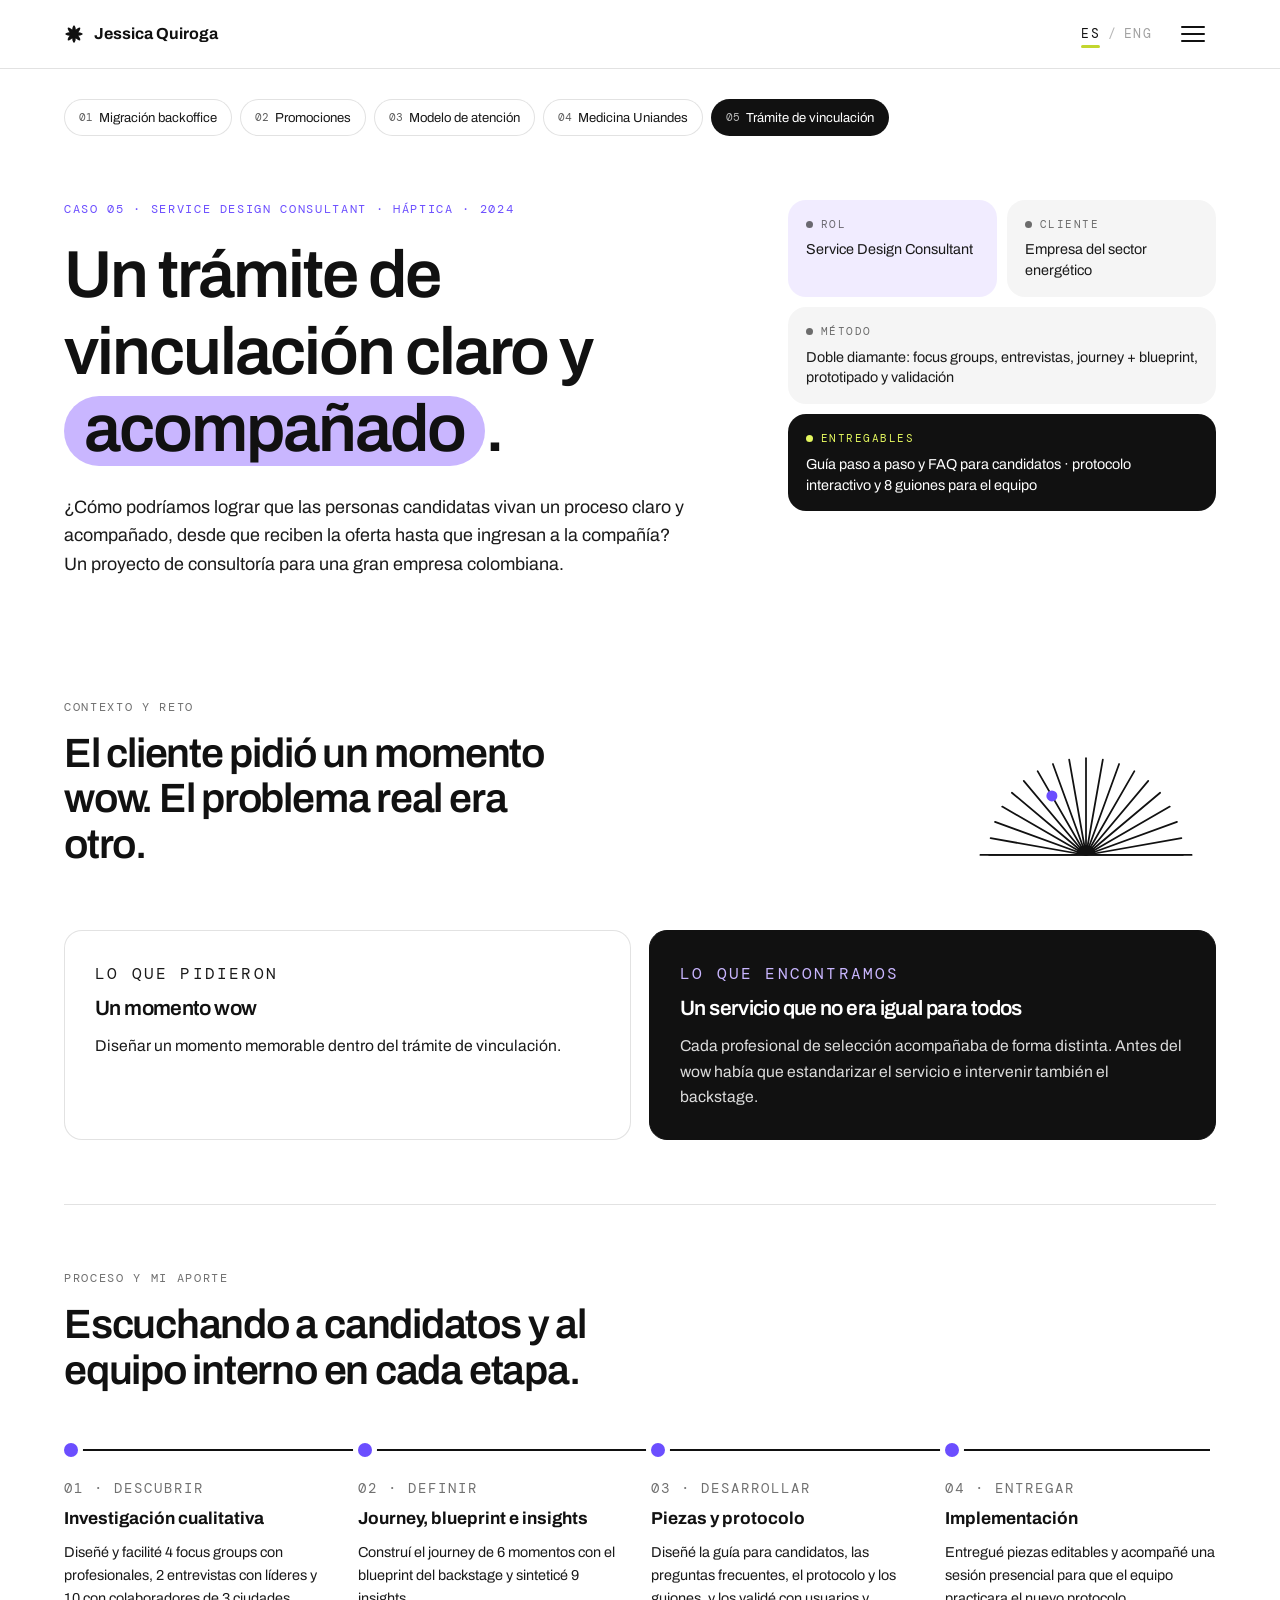
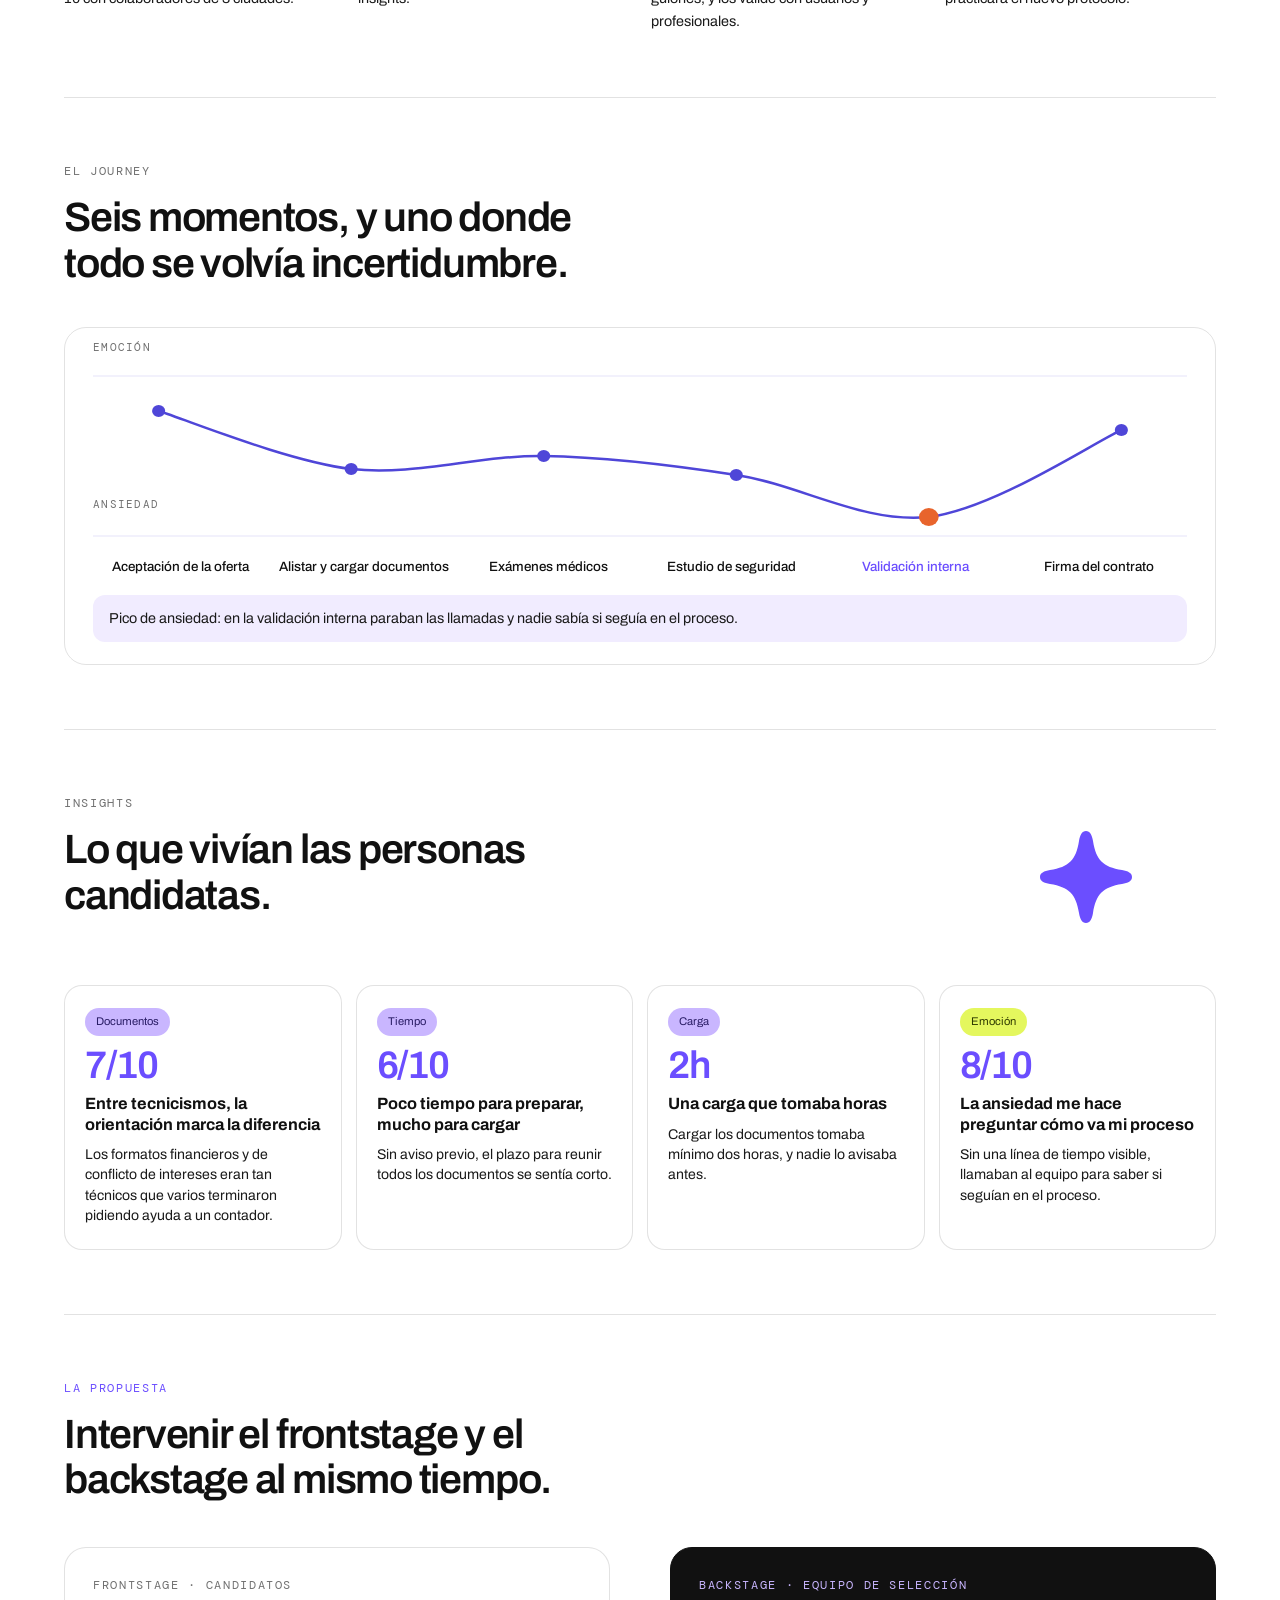
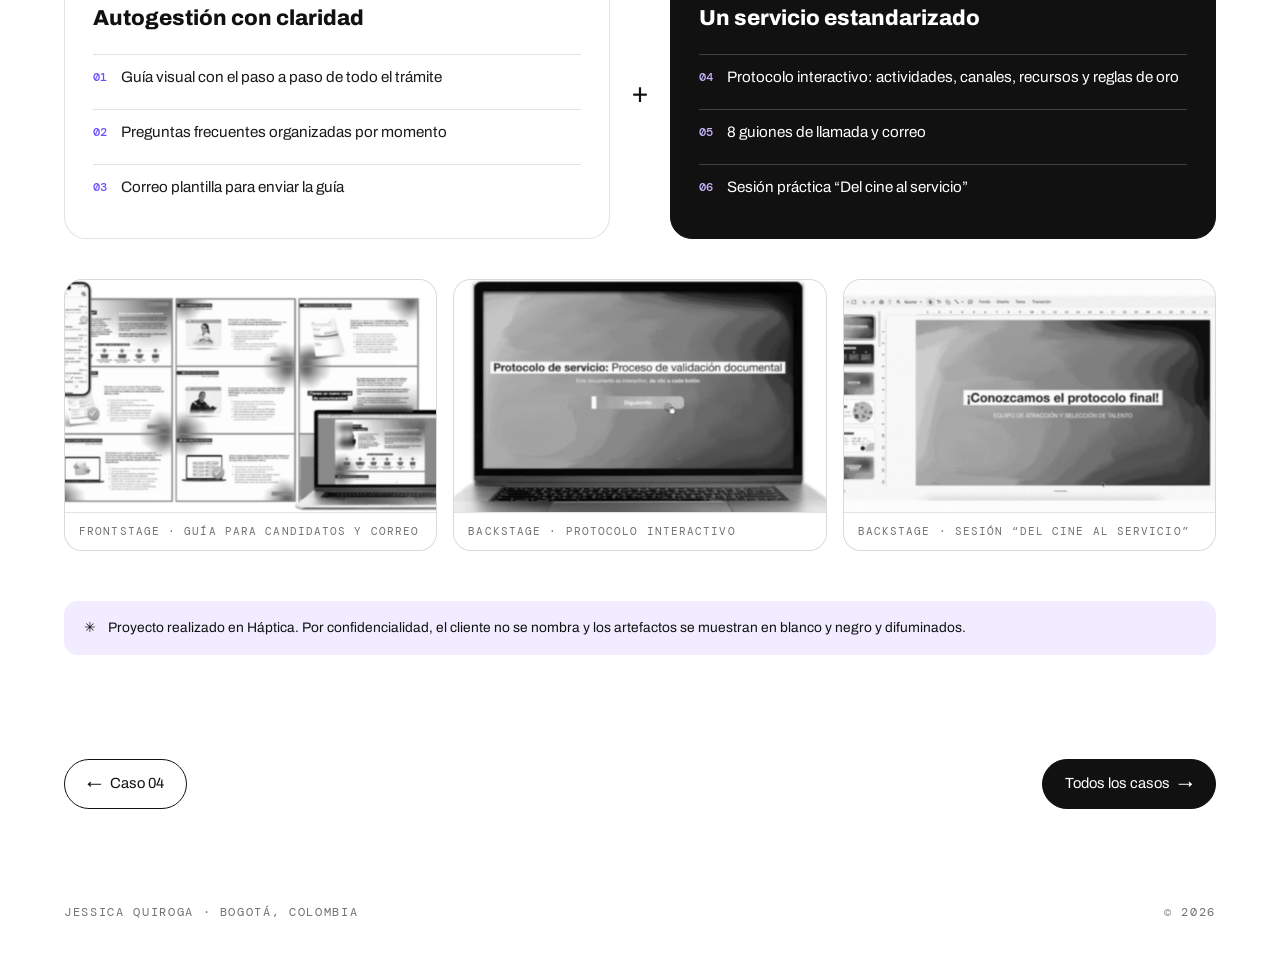
<file: casos/vinculacion.html>
<!DOCTYPE html>
<html lang="es" data-lang="es">
<head>
  <meta charset="utf-8">
  <meta name="viewport" content="width=device-width, initial-scale=1">
  <title>Trámite de vinculación · Jessica Quiroga</title>
  <meta name="title-es" content="Trámite de vinculación · Jessica Quiroga">
  <meta name="title-en" content="Onboarding process · Jessica Quiroga">
  <meta name="description" content="Caso de Service Design: rediseño del trámite de vinculación de nuevos colaboradores, del frontstage al backstage.">
  <link rel="icon" href="data:image/svg+xml,%3Csvg xmlns='http://www.w3.org/2000/svg' viewBox='0 0 32 32'%3E%3Cg fill='%234F46D8'%3E%3Cellipse cx='16' cy='16' rx='3.6' ry='14' transform='rotate(0 16 16)'/%3E%3Cellipse cx='16' cy='16' rx='3.6' ry='14' transform='rotate(45 16 16)'/%3E%3Cellipse cx='16' cy='16' rx='3.6' ry='14' transform='rotate(90 16 16)'/%3E%3Cellipse cx='16' cy='16' rx='3.6' ry='14' transform='rotate(135 16 16)'/%3E%3C/g%3E%3C/svg%3E">
  <link rel="preconnect" href="https://fonts.googleapis.com">
  <link rel="preconnect" href="https://fonts.gstatic.com" crossorigin>
  <link href="https://fonts.googleapis.com/css2?family=Archivo:wdth,wght@75..125,300..900&family=DM+Mono:wght@400;500&display=swap" rel="stylesheet">
  <link rel="stylesheet" href="../assets/styles.css">
</head>
<body>

<header class="site-header">
  <div class="wrap">
    <a class="brand" href="../index.html"><svg class="mark-flower" viewBox="0 0 24 24" aria-hidden="true"><ellipse cx="12" cy="12" rx="2.6" ry="10.5" transform="rotate(0 12 12)"/><ellipse cx="12" cy="12" rx="2.6" ry="10.5" transform="rotate(45 12 12)"/><ellipse cx="12" cy="12" rx="2.6" ry="10.5" transform="rotate(90 12 12)"/><ellipse cx="12" cy="12" rx="2.6" ry="10.5" transform="rotate(135 12 12)"/></svg>Jessica Quiroga</a>
    <div class="head-right"><div class="lang" role="group" aria-label="Idioma / Language">
      <button type="button" data-lang="es" aria-pressed="true">ES</button><span class="lang-sep" aria-hidden="true">/</span>
      <button type="button" data-lang="en" aria-pressed="false">ENG</button>
    </div><button type="button" class="menu-btn" aria-expanded="false" aria-controls="menu-panel" aria-label="Abrir menú"><span></span><span></span><span></span></button></div>
  </div>
  <div class="menu-panel" id="menu-panel">
    <div class="wrap menu-grid">
      <nav class="menu-main" aria-label="Menú principal"><a href="../index.html"><span lang="es">Home</span><span lang="en">Home</span></a><a class="is-current" href="../index.html#casos"><span lang="es">Casos</span><span lang="en">Cases</span></a><a href="../sobre-mi.html"><span lang="es">Sobre mí</span><span lang="en">About</span></a><a class="menu-cta" href="https://www.linkedin.com/in/jessica-giovanna-quiroga-quir%C3%B3s-29a357232" target="_blank" rel="noopener"><span lang="es">Escríbeme</span><span lang="en">Get in touch</span> ↗</a></nav>
      <div class="menu-cases"><p class="menu-label"><span lang="es">Casos</span><span lang="en">Cases</span></p><a href="../casos/migracion-backoffice.html"><span><b>01</b> <span lang="es">Migración backoffice</span><span lang="en">Back-office migration</span></span><small>Monchis</small></a><a href="../casos/promociones.html"><span><b>02</b> <span lang="es">Promociones</span><span lang="en">Promotions</span></span><small>Monchis</small></a><a href="../casos/modelo-atencion.html"><span><b>03</b> <span lang="es">Modelo de atención</span><span lang="en">Support model</span></span><small>Monchis</small></a><a href="../casos/medicina-uniandes.html"><span><b>04</b> <span lang="es">Medicina Uniandes</span><span lang="en">Medicine Uniandes</span></span><small>La Clínica</small></a><a class="is-current" href="../casos/vinculacion.html"><span><b>05</b> <span lang="es">Trámite de vinculación</span><span lang="en">Onboarding process</span></span><small>Háptica</small></a></div>
    </div>
  </div>
</header>

<main>
  <div class="wrap case-tabs">
    <div class="chips">
      <a class="chip" href="migracion-backoffice.html"><span class="n">01</span><span lang="es">Migración backoffice</span><span lang="en">Back-office migration</span></a>
      <a class="chip" href="promociones.html"><span class="n">02</span><span lang="es">Promociones</span><span lang="en">Promotions</span></a>
      <a class="chip" href="modelo-atencion.html"><span class="n">03</span><span lang="es">Modelo de atención</span><span lang="en">Support model</span></a>
      <a class="chip" href="medicina-uniandes.html"><span class="n">04</span>Medicina Uniandes</a>
      <a class="chip violet" href="vinculacion.html"><span class="n">05</span><span lang="es">Trámite de vinculación</span><span lang="en">Onboarding process</span></a>
    </div>
  </div>

  <section class="wrap case-hero has-doodles">
    <div>
      <p class="eyebrow accent"><span lang="es">Caso 05 · Service Design Consultant · Háptica · 2024</span><span lang="en">Case 05 · Service Design Consultant · Háptica · 2024</span></p>
      <h1><span lang="es">Un trámite de vinculación claro y <span class="nw"><span class="pill">acompañado</span>.</span></span><span lang="en">An onboarding process that feels clear and <span class="nw"><span class="pill">supported</span>.</span></span></h1>
      <p class="lead"><span lang="es">¿Cómo podríamos lograr que las personas candidatas vivan un proceso claro y acompañado, desde que reciben la oferta hasta que ingresan a la compañía? Un proyecto de consultoría para una gran empresa colombiana.</span><span lang="en">How might we help candidates go through a clear, supported process, from receiving the offer to joining the company? A consulting project for a large Colombian company.</span></p>
    </div>
    <dl class="facts">
      <div><dt><span lang="es">Rol</span><span lang="en">Role</span></dt><dd>Service Design Consultant</dd></div>
      <div><dt><span lang="es">Cliente</span><span lang="en">Client</span></dt><dd><span lang="es">Empresa del sector energético</span><span lang="en">Energy-sector company</span></dd></div>
      <div><dt><span lang="es">Método</span><span lang="en">Method</span></dt><dd><span lang="es">Doble diamante: focus groups, entrevistas, journey + blueprint, prototipado y validación</span><span lang="en">Double diamond: focus groups, interviews, journey + blueprint, prototyping and validation</span></dd></div>
      <div><dt><span lang="es">Entregables</span><span lang="en">Deliverables</span></dt><dd><span lang="es">Guía paso a paso y FAQ para candidatos · protocolo interactivo y 8 guiones para el equipo</span><span lang="en">Step-by-step guide and FAQ for candidates · interactive protocol and 8 scripts for the team</span></dd></div>
    </dl>
  </section>

  <section class="section wrap has-doodles">
    <p class="eyebrow"><span lang="es">Contexto y reto</span><span lang="en">Context and challenge</span></p>
    <div class="ctx-head">
      <div>
    <h2 class="h2"><span lang="es">El cliente pidió un momento wow. El problema real era otro.</span><span lang="en">The client asked for a wow moment. The real problem was different.</span></h2>
      </div>
      <div class="ctx-art"><svg class="rays" viewBox="0 0 200 106" aria-hidden="true"><g stroke="#111" stroke-width="1.6" stroke-linecap="round"><line x1="100" y1="100" x2="188.0" y2="100.0"/><line x1="100" y1="100" x2="186.7" y2="84.7"/><line x1="100" y1="100" x2="182.7" y2="69.9"/><line x1="100" y1="100" x2="176.2" y2="56.0"/><line x1="100" y1="100" x2="167.4" y2="43.4"/><line x1="100" y1="100" x2="156.6" y2="32.6"/><line x1="100" y1="100" x2="144.0" y2="23.8"/><line x1="100" y1="100" x2="130.1" y2="17.3"/><line x1="100" y1="100" x2="115.3" y2="13.3"/><line x1="100" y1="100" x2="100.0" y2="12.0"/><line x1="100" y1="100" x2="84.7" y2="13.3"/><line x1="100" y1="100" x2="69.9" y2="17.3"/><line x1="100" y1="100" x2="56.0" y2="23.8"/><line x1="100" y1="100" x2="43.4" y2="32.6"/><line x1="100" y1="100" x2="32.6" y2="43.4"/><line x1="100" y1="100" x2="23.8" y2="56.0"/><line x1="100" y1="100" x2="17.3" y2="69.9"/><line x1="100" y1="100" x2="13.3" y2="84.7"/><line x1="100" y1="100" x2="12.0" y2="100.0"/><line x1="4" y1="100" x2="196" y2="100"/></g><path d="M91 100 A9 9 0 0 1 109 100 Z" fill="#111"/><circle cx="69.0" cy="46.3" r="5" fill="#6B4EFF"/></svg></div>
    </div>
    <div class="duo">
      <div class="box reveal"><p class="eyebrow"><span lang="es">Lo que pidieron</span><span lang="en">What they asked for</span></p><h4><span lang="es">Un momento wow</span><span lang="en">A wow moment</span></h4><p><span lang="es">Diseñar un momento memorable dentro del trámite de vinculación.</span><span lang="en">Design a memorable moment within the onboarding process.</span></p></div>
      <div class="box reveal" style="background:var(--violet);border-color:var(--violet);"><p class="eyebrow" style="color:var(--lav);"><span lang="es">Lo que encontramos</span><span lang="en">What we found</span></p><h4 style="color:#fff;"><span lang="es">Un servicio que no era igual para todos</span><span lang="en">A service that wasn't the same for everyone</span></h4><p style="color:rgba(255,255,255,.85);"><span lang="es">Cada profesional de selección acompañaba de forma distinta. Antes del wow había que estandarizar el servicio e intervenir también el backstage.</span><span lang="en">Each recruiter supported candidates differently. Before any wow, the service had to be standardised and the backstage redesigned too.</span></p></div>
    </div>
  </section>

  <section class="section wrap">
    <p class="eyebrow"><span lang="es">Proceso y mi aporte</span><span lang="en">Process and my role</span></p>
    <h2 class="h2"><span lang="es">Escuchando a candidatos y al equipo interno en cada etapa.</span><span lang="en">Listening to candidates and the internal team at every stage.</span></h2>
    <div class="steps">
      <div class="step reveal"><p class="eyebrow"><span lang="es">01 · Descubrir</span><span lang="en">01 · Discover</span></p><h4><span lang="es">Investigación cualitativa</span><span lang="en">Qualitative research</span></h4><p><span lang="es">Diseñé y facilité 4 focus groups con profesionales, 2 entrevistas con líderes y 10 con colaboradores de 3 ciudades.</span><span lang="en">I designed and facilitated 4 focus groups with recruiters, 2 interviews with leaders and 10 with employees across 3 cities.</span></p></div>
      <div class="step reveal"><p class="eyebrow"><span lang="es">02 · Definir</span><span lang="en">02 · Define</span></p><h4><span lang="es">Journey, blueprint e insights</span><span lang="en">Journey, blueprint and insights</span></h4><p><span lang="es">Construí el journey de 6 momentos con el blueprint del backstage y sinteticé 9 insights.</span><span lang="en">I built the 6-moment journey with the backstage blueprint and synthesised 9 insights.</span></p></div>
      <div class="step reveal"><p class="eyebrow"><span lang="es">03 · Desarrollar</span><span lang="en">03 · Develop</span></p><h4><span lang="es">Piezas y protocolo</span><span lang="en">Assets and protocol</span></h4><p><span lang="es">Diseñé la guía para candidatos, las preguntas frecuentes, el protocolo y los guiones, y los validé con usuarios y profesionales.</span><span lang="en">I designed the candidate guide, FAQs, protocol and scripts, and validated them with users and recruiters.</span></p></div>
      <div class="step reveal"><p class="eyebrow"><span lang="es">04 · Entregar</span><span lang="en">04 · Deliver</span></p><h4><span lang="es">Implementación</span><span lang="en">Implementation</span></h4><p><span lang="es">Entregué piezas editables y acompañé una sesión presencial para que el equipo practicara el nuevo protocolo.</span><span lang="en">I delivered editable assets and led an in-person session for the team to practise the new protocol.</span></p></div>
    </div>
  </section>

  <section class="section wrap">
    <p class="eyebrow"><span lang="es">El journey</span><span lang="en">The journey</span></p>
    <h2 class="h2"><span lang="es">Seis momentos, y uno donde todo se volvía incertidumbre.</span><span lang="en">Six moments, and one where everything turned uncertain.</span></h2>
    <div class="emo reveal">
      <div class="emo-axis"><span><span lang="es">Emoción</span><span lang="en">Excitement</span></span><span><span lang="es">Ansiedad</span><span lang="en">Anxiety</span></span></div>
      <svg viewBox="0 0 1000 190" preserveAspectRatio="none" aria-hidden="true">
        <line x1="0" y1="20" x2="1000" y2="20" stroke="rgba(79,70,216,.15)"/><line x1="0" y1="180" x2="1000" y2="180" stroke="rgba(79,70,216,.15)"/>
        <path d="M60,55 C89,65 177,105 236,113 C295,120 353,99 412,100 C471,101 529,109 588,119 C647,129 705,168 764,161 C823,153 911,89 940,74" fill="none" stroke="#4F46D8" stroke-width="2.5" vector-effect="non-scaling-stroke"/>
        <circle cx="60" cy="55" r="6" fill="#4F46D8"/><circle cx="236" cy="113" r="6" fill="#4F46D8"/><circle cx="412" cy="100" r="6" fill="#4F46D8"/><circle cx="588" cy="119" r="6" fill="#4F46D8"/><circle cx="764" cy="161" r="9" fill="#E8642C"/><circle cx="940" cy="74" r="6" fill="#4F46D8"/>
      </svg>
      <div class="emo-labels"><div class="emo-l"><span lang="es">Aceptación de la oferta</span><span lang="en">Offer acceptance</span></div><div class="emo-l"><span lang="es">Alistar y cargar documentos</span><span lang="en">Gather and upload documents</span></div><div class="emo-l"><span lang="es">Exámenes médicos</span><span lang="en">Medical exams</span></div><div class="emo-l"><span lang="es">Estudio de seguridad</span><span lang="en">Background check</span></div><div class="emo-l"><span lang="es">Validación interna</span><span lang="en">Internal validation</span></div><div class="emo-l"><span lang="es">Firma del contrato</span><span lang="en">Contract signing</span></div></div>
      <p class="emo-note"><span lang="es">Pico de ansiedad: en la validación interna paraban las llamadas y nadie sabía si seguía en el proceso.</span><span lang="en">Anxiety peak: during internal validation the calls stopped and no one knew if they were still in the process.</span></p>
    </div>
  </section>

  <section class="section wrap has-doodles">
    <p class="eyebrow"><span lang="es">Insights</span><span lang="en">Insights</span></p>
    <div class="ctx-head">
      <div>
    <h2 class="h2"><span lang="es">Lo que vivían las personas candidatas.</span><span lang="en">What candidates were going through.</span></h2>
      </div>
      <div class="ctx-art"><svg class="spark4" viewBox="0 0 100 100" aria-hidden="true"><path d="M50 4 C54 4 56 8 57 14 C60 33 67 40 86 43 C92 44 96 46 96 50 C96 54 92 56 86 57 C67 60 60 67 57 86 C56 92 54 96 50 96 C46 96 44 92 43 86 C40 67 33 60 14 57 C8 56 4 54 4 50 C4 46 8 44 14 43 C33 40 40 33 43 14 C44 8 46 4 50 4 Z" fill="#6B4EFF"/></svg></div>
    </div>
    <div class="finds finds4">
      <div class="find reveal"><span class="chip lav"><span lang="es">Documentos</span><span lang="en">Documents</span></span><div class="k">7/10</div><h4><span lang="es">Entre tecnicismos, la orientación marca la diferencia</span><span lang="en">Amid jargon, guidance makes the difference</span></h4><p><span lang="es">Los formatos financieros y de conflicto de intereses eran tan técnicos que varios terminaron pidiendo ayuda a un contador.</span><span lang="en">Financial and conflict-of-interest forms were so technical that several ended up asking an accountant for help.</span></p></div>
      <div class="find reveal"><span class="chip lav"><span lang="es">Tiempo</span><span lang="en">Time</span></span><div class="k">6/10</div><h4><span lang="es">Poco tiempo para preparar, mucho para cargar</span><span lang="en">Little time to prepare, lots to upload</span></h4><p><span lang="es">Sin aviso previo, el plazo para reunir todos los documentos se sentía corto.</span><span lang="en">Without a heads-up, the deadline to gather every document felt short.</span></p></div>
      <div class="find reveal"><span class="chip lav"><span lang="es">Carga</span><span lang="en">Upload</span></span><div class="k">2h</div><h4><span lang="es">Una carga que tomaba horas</span><span lang="en">An upload that took hours</span></h4><p><span lang="es">Cargar los documentos tomaba mínimo dos horas, y nadie lo avisaba antes.</span><span lang="en">Uploading documents took at least two hours, and no one warned them beforehand.</span></p></div>
      <div class="find reveal"><span class="chip peach"><span lang="es">Emoción</span><span lang="en">Emotion</span></span><div class="k">8/10</div><h4><span lang="es">La ansiedad me hace preguntar cómo va mi proceso</span><span lang="en">Anxiety makes me ask how it's going</span></h4><p><span lang="es">Sin una línea de tiempo visible, llamaban al equipo para saber si seguían en el proceso.</span><span lang="en">With no visible timeline, they called the team to find out if they were still in.</span></p></div>
    </div>
  </section>

  <section class="section wrap">
    <p class="eyebrow accent"><span lang="es">La propuesta</span><span lang="en">The proposal</span></p>
    <h2 class="h2"><span lang="es">Intervenir el frontstage y el backstage al mismo tiempo.</span><span lang="en">Redesigning frontstage and backstage at the same time.</span></h2>
    <div class="phases reveal">
      <div class="phase">
        <p class="eyebrow">Frontstage · <span lang="es">Candidatos</span><span lang="en">Candidates</span></p>
        <h4><span lang="es">Autogestión con claridad</span><span lang="en">Self-service with clarity</span></h4>
        <ol>
          <li><b>01</b><span lang="es">Guía visual con el paso a paso de todo el trámite</span><span lang="en">Visual guide with every step of the process</span></li>
          <li><b>02</b><span lang="es">Preguntas frecuentes organizadas por momento</span><span lang="en">FAQ organised by moment</span></li>
          <li><b>03</b><span lang="es">Correo plantilla para enviar la guía</span><span lang="en">Email template to send the guide</span></li>
        </ol>
      </div>
      <div class="phase-arrow" aria-hidden="true">+</div>
      <div class="phase dark">
        <p class="eyebrow">Backstage · <span lang="es">Equipo de selección</span><span lang="en">Recruiting team</span></p>
        <h4><span lang="es">Un servicio estandarizado</span><span lang="en">A standardised service</span></h4>
        <ol>
          <li><b>04</b><span lang="es">Protocolo interactivo: actividades, canales, recursos y reglas de oro</span><span lang="en">Interactive protocol: activities, channels, resources and golden rules</span></li>
          <li><b>05</b><span lang="es">8 guiones de llamada y correo</span><span lang="en">8 call and email scripts</span></li>
          <li><b>06</b><span lang="es">Sesión práctica “Del cine al servicio”</span><span lang="en">Hands-on session “From cinema to service”</span></li>
        </ol>
      </div>
    </div>
    <div class="vin-gallery">
      <figure class="vin-fig reveal"><img src="../assets/img/vin-guia.jpg" alt="Guía visual del trámite, difuminada"><figcaption><span lang="es">Frontstage · Guía para candidatos y correo</span><span lang="en">Frontstage · Candidate guide and email</span></figcaption></figure>
      <figure class="vin-fig reveal"><img src="../assets/img/vin-interactivo.jpg" alt="Protocolo interactivo, difuminado"><figcaption><span lang="es">Backstage · Protocolo interactivo</span><span lang="en">Backstage · Interactive protocol</span></figcaption></figure>
      <figure class="vin-fig reveal"><img src="../assets/img/vin-sesion.jpg" alt="Presentación de la sesión práctica, difuminada"><figcaption><span lang="es">Backstage · Sesión “Del cine al servicio”</span><span lang="en">Backstage · “From cinema to service” session</span></figcaption></figure>
    </div>
    <div class="disclaimer"><span aria-hidden="true">✳︎</span><span><span lang="es">Proyecto realizado en Háptica. Por confidencialidad, el cliente no se nombra y los artefactos se muestran en blanco y negro y difuminados.</span><span lang="en">Project carried out at Háptica. For confidentiality, the client isn't named and artefacts are shown in black and white and blurred.</span></span></div>

  </section>


  <div class="wrap case-nav">
    <a class="btn" href="medicina-uniandes.html">← <span lang="es">Caso 04</span><span lang="en">Case 04</span></a>
    <a class="btn solid" href="../index.html#casos"><span lang="es">Todos los casos</span><span lang="en">All cases</span> →</a>
  </div>
</main>

<footer class="site-footer">
  <div class="wrap">
    <span class="eyebrow">Jessica Quiroga · Bogotá, Colombia</span>
    <span class="eyebrow">© <span data-year>2026</span></span>
  </div>
</footer>

<script src="../assets/main.js"></script>
</body>
</html>
</file>
<file: assets/styles.css>
/* ==========================================================
   Portafolio Jessica Quiroga — estilos
   Paleta: lavanda, violeta, crema, verde, durazno, naranja
   ========================================================== */
:root {
  --cream: #FFFFFF;
  --paper: #FFFFFF;
  --butter: #F5F5F5;
  --violet: #111111;
  --ink: #1A1A1A;
  --lav: #C9B6FF;
  --lav-soft: #F1ECFF;
  --green: #C9B6FF;
  --peach: #E4F75E;
  --orange: #6B4EFF;
  --line: rgba(17, 17, 17, .12);
  --muted: rgba(17, 17, 17, .6);
  --radius: 22px;
  --sans: "Archivo", system-ui, sans-serif;
  --mono: "DM Mono", ui-monospace, "SFMono-Regular", Menlo, monospace;
  --max: 1180px;
}

* { box-sizing: border-box; margin: 0; padding: 0; }
html { scroll-behavior: smooth; }
body {
  font-family: var(--sans);
  font-weight: 400;
  color: var(--ink);
  background: var(--cream);
  line-height: 1.6;
  -webkit-font-smoothing: antialiased;
}
img { max-width: 100%; height: auto; display: block; }
a { color: inherit; }

/* ---------- idioma ---------- */
html[data-lang="es"] [lang="en"]:not(html) { display: none !important; }
html[data-lang="en"] [lang="es"]:not(html) { display: none !important; }

/* ---------- utilidades ---------- */
.wrap { width: min(var(--max), 100% - 48px); margin-inline: auto; }
.eyebrow {
  font-family: var(--mono);
  font-size: .74rem;
  letter-spacing: .14em;
  text-transform: uppercase;
  color: var(--muted);
}
.eyebrow.accent { color: var(--orange); }
.mark {
  background: var(--lav);
  padding: 0 .14em;
  border-radius: 8px;
  box-decoration-break: clone;
  -webkit-box-decoration-break: clone;
}
.section { padding: 88px 0; }
.section + .section { border-top: 1px solid var(--line); }
.h2 {
  font-size: clamp(1.9rem, 3.6vw, 2.9rem);
  font-weight: 800;
  line-height: 1.12;
  letter-spacing: -.02em;
  color: var(--violet);
  margin: 14px 0 22px;
  max-width: 22ch;
}
.lead { font-size: 1.12rem; color: var(--ink); max-width: 62ch; }
.body { max-width: 64ch; color: var(--ink); }
.body + .body { margin-top: 14px; }

/* ---------- header ---------- */
.site-header {
  position: sticky; top: 0; z-index: 50;
  background: rgba(255, 255, 255, .9);
  backdrop-filter: blur(10px);
  -webkit-backdrop-filter: blur(10px);
  border-bottom: 1px solid var(--line);
}
.site-header .wrap {
  display: flex; align-items: center; justify-content: space-between;
  gap: 16px; height: 68px;
}
.brand {
  display: flex; align-items: center; gap: 10px;
  font-weight: 700; text-decoration: none; color: var(--violet);
  white-space: nowrap;
}
.brand .mark-flower { width: 20px; height: 20px; fill: var(--violet); transition: transform .6s ease; }
.brand:hover .mark-flower { transform: rotate(90deg); }
.nav { display: flex; gap: 4px; }
.nav a {
  text-decoration: none; font-size: .92rem;
  padding: 8px 16px; border-radius: 999px; color: var(--ink);
  transition: background .2s;
}
.nav a:hover { background: var(--lav-soft); }
.nav a[aria-current="page"] { background: var(--lav); color: var(--violet); font-weight: 500; }
.lang {
  display: flex; background: var(--lav-soft); border-radius: 999px; padding: 3px;
}
.lang button {
  border: 0; background: transparent; cursor: pointer;
  font-family: var(--mono); font-size: .72rem; letter-spacing: .08em;
  padding: 6px 11px; border-radius: 999px; color: var(--violet);
}
.lang button[aria-pressed="true"] { background: var(--violet); color: var(--cream); }

/* ---------- chips ---------- */
.chips { display: flex; flex-wrap: wrap; gap: 8px; }
.chip {
  display: inline-flex; align-items: center; gap: 6px;
  font-size: .82rem; padding: 7px 14px; border-radius: 999px;
  background: var(--paper); border: 1px solid var(--line); color: var(--ink);
}
.chip.lav { background: var(--lav); border-color: transparent; color: #2A1D66; }
.chip.peach { background: var(--peach); border-color: transparent; color: #2F3A00; }
.chip.green { background: var(--paper); border-color: var(--violet); color: var(--violet); }
.chip.violet { background: var(--violet); border-color: transparent; color: var(--cream); }

/* ---------- home ---------- */
.hero { padding: 110px 0 70px; }
.hero h1 {
  font-size: clamp(2.6rem, 7vw, 5.6rem);
  font-weight: 800; line-height: 1.02; letter-spacing: -.035em;
  color: var(--violet); margin: 20px 0 28px; max-width: 14ch;
}
.hero .lead { margin-bottom: 34px; }

.cases-head { display: flex; align-items: end; justify-content: space-between; gap: 20px; margin-bottom: 30px; }
.cases-head h2 { font-size: clamp(2rem, 4vw, 3rem); font-weight: 800; color: var(--violet); letter-spacing: -.02em; }
.cases {
  display: grid; gap: 18px;
  grid-template-columns: repeat(auto-fill, minmax(320px, 1fr));
}
.card {
  position: relative; min-height: 340px; border-radius: var(--radius);
  padding: 28px; display: flex; flex-direction: column; justify-content: space-between;
  text-decoration: none; overflow: hidden;
  transition: transform .25s ease, box-shadow .25s ease;
}
a.card:hover { transform: translateY(-4px); box-shadow: 0 18px 40px -22px rgba(17,17,17,.35); }
.card .num { font-family: var(--mono); font-size: .78rem; opacity: .7; }
.card h3 { font-size: 1.65rem; font-weight: 700; line-height: 1.15; letter-spacing: -.01em; margin: 14px 0 18px; }
.card p { font-size: .95rem; opacity: .85; max-width: 34ch; }
.card .go {
  align-self: flex-end; width: 46px; height: 46px; border-radius: 50%;
  display: grid; place-items: center; font-size: 1.2rem;
}
.card.dark { background: var(--violet); color: var(--cream); }
.card.dark .go { background: var(--lav); color: var(--violet); }
.card.dark .chip { background: rgba(253,252,248,.12); color: var(--cream); border-color: rgba(253,252,248,.2); }
.card.soon { cursor: default; }
.card.soon .blur { filter: blur(6px); opacity: .6; user-select: none; }
.card.soon.lav { background: var(--lav); color: var(--violet); }
.card.soon.peach { background: var(--peach); color: var(--violet); }
.card.soon.paper { background: var(--butter); border: 1px solid var(--line); color: var(--violet); }
.badge {
  position: absolute; left: 50%; top: 50%; transform: translate(-50%, -50%);
  font-family: var(--mono); font-size: .72rem; letter-spacing: .12em; text-transform: uppercase;
  background: var(--violet); color: var(--lav); padding: 9px 16px; border-radius: 999px;
  white-space: nowrap;
}

.about-strip {
  display: grid; grid-template-columns: 1.2fr 1fr; gap: 50px; align-items: center;
}
.about-strip img { width: min(320px, 100%); margin-inline: auto; }

/* ---------- caso: navegación ---------- */
.case-tabs { padding-top: 30px; }
.case-tabs .chip { text-decoration: none; }
.case-tabs .chip.off { opacity: .45; cursor: default; }
.case-tabs .chip .n { font-family: var(--mono); font-size: .7rem; opacity: .7; }

/* ---------- caso: hero ---------- */
.case-hero { padding: 64px 0 60px; display: grid; grid-template-columns: 1.55fr 1fr; gap: 60px; }
.case-hero h1 {
  font-size: clamp(2.4rem, 5.6vw, 4.4rem); font-weight: 800; line-height: 1.06;
  letter-spacing: -.03em; color: var(--violet); margin: 18px 0 24px;
}
.facts { border-top: 2px solid var(--violet); }
.facts div { padding: 14px 0; border-bottom: 1px solid var(--line); }
.facts dt { font-family: var(--mono); font-size: .68rem; letter-spacing: .14em; text-transform: uppercase; color: var(--muted); margin-bottom: 4px; }
.facts dd { font-size: .92rem; }

/* ---------- caso: cifras ---------- */
.stats { display: grid; grid-template-columns: repeat(3, 1fr); gap: 40px; padding: 30px 0 80px; }
.stat .big {
  font-size: clamp(4rem, 9vw, 7.4rem); font-weight: 600; line-height: .9;
  letter-spacing: -.05em; color: var(--orange);
}
.stat .big small { font-size: .45em; letter-spacing: -.02em; }
.stat p { font-size: 1.08rem; margin-top: 14px; max-width: 24ch; }
.stat p b { color: var(--orange); font-weight: 500; }

/* ---------- caso: diagrama discovery ---------- */
.fork {
  display: grid; grid-template-columns: 1fr 120px 1fr; align-items: center;
  margin-top: 46px; gap: 0;
}
.box {
  background: var(--paper); border: 1px solid var(--line); border-radius: 18px; padding: 22px 24px;
}
.box h4 { font-size: 1.05rem; font-weight: 700; color: var(--violet); margin: 6px 0 8px; }
.box p { font-size: .9rem; color: var(--muted); }
.box.core { background: var(--violet); color: var(--cream); border: 0; }
.box.core h4 { color: var(--cream); font-size: 1.3rem; }
.box.core p { color: rgba(253,252,248,.78); }
.box.core .eyebrow { color: var(--lav); }
.box.core .chips { margin-top: 16px; }
.box.core .chip { background: rgba(253,252,248,.1); border-color: rgba(253,252,248,.22); color: var(--cream); font-size: .76rem; padding: 5px 11px; }
.fork-out { display: grid; gap: 16px; }
.box.lav { background: var(--lav); border: 0; }
.box.lav p, .box.peach p { color: var(--ink); }
.box.peach { background: var(--peach); border: 0; }
.fork svg { width: 100%; height: 260px; }

/* ---------- caso: retos ---------- */
.duo { display: grid; grid-template-columns: 1fr 1fr; gap: 18px; margin-top: 40px; }
.duo .box { padding: 30px; }
.duo .box h4 { font-size: 1.3rem; }
.duo .box p { font-size: .98rem; color: var(--ink); }

/* ---------- caso: proceso ---------- */
.steps { position: relative; display: grid; grid-template-columns: repeat(4, 1fr); gap: 22px; margin-top: 50px; }
.steps::before {
  content: ""; position: absolute; left: 6px; right: 6px; top: 6px; height: 2px; background: var(--violet);
}
.step { position: relative; padding-top: 34px; }
.step::before {
  content: ""; position: absolute; left: 0; top: 0; width: 14px; height: 14px; border-radius: 50%;
  background: var(--orange); box-shadow: 0 0 0 5px var(--cream);
}
.step .eyebrow { margin-bottom: 8px; }
.step h4 { font-size: 1.08rem; font-weight: 700; color: var(--violet); line-height: 1.3; margin-bottom: 10px; }
.step p { font-size: .9rem; }
.step .split { margin-top: 12px; display: grid; gap: 8px; }
.step .split div { font-size: .84rem; background: var(--paper); border: 1px solid var(--line); border-radius: 12px; padding: 10px 12px; }
.step .split b { font-family: var(--mono); font-weight: 500; font-size: .66rem; letter-spacing: .12em; text-transform: uppercase; display: block; color: var(--muted); }

/* ---------- caso: auditoría ---------- */
.audit-top { display: flex; gap: 46px; flex-wrap: wrap; margin: 40px 0 34px; }
.audit-top div { font-size: .95rem; }
.audit-top b { display: block; font-size: 2.6rem; font-weight: 800; color: var(--violet); line-height: 1; letter-spacing: -.03em; }
.stack { display: flex; height: 58px; border-radius: 14px; overflow: hidden; }
.stack span { display: grid; place-items: center; font-weight: 700; font-size: 1.1rem; }
.stack .s1 { background: var(--lav-soft); color: var(--violet); flex: 4; }
.stack .s2 { background: var(--lav); color: #2A1D66; flex: 10; }
.stack .s3 { background: var(--violet); color: var(--cream); flex: 6; }
.stack-legend { display: grid; grid-template-columns: 4fr 10fr 6fr; gap: 14px; margin-top: 16px; }
.stack-legend h5 { font-size: .9rem; font-weight: 700; color: var(--violet); margin-bottom: 4px; }
.stack-legend p { font-size: .8rem; color: var(--muted); }

/* ---------- caso: hallazgos ---------- */
.finds { display: grid; grid-template-columns: repeat(3, 1fr); gap: 18px; margin-top: 44px; }
.find { background: var(--paper); border: 1px solid var(--line); border-radius: 18px; padding: 24px; display: flex; flex-direction: column; gap: 10px; }
.find .k { font-size: 2.6rem; font-weight: 800; color: var(--orange); line-height: 1; letter-spacing: -.03em; }
.find h4 { font-size: 1.04rem; font-weight: 700; color: var(--violet); }
.find p { font-size: .88rem; }
.find .chip { align-self: flex-start; font-size: .7rem; padding: 4px 10px; }
.split-bar { display: flex; height: 10px; border-radius: 99px; overflow: hidden; margin-top: 4px; }
.split-bar i:first-child { background: var(--violet); flex: 94; }
.split-bar i:last-child { background: var(--lav); flex: 80; }
.split-cap { display: flex; justify-content: space-between; font-family: var(--mono); font-size: .7rem; color: var(--muted); }

/* ---------- caso: escenarios ---------- */
.tabs { display: flex; gap: 8px; flex-wrap: wrap; margin: 40px 0 20px; }
.tabs button {
  font-family: var(--sans); font-size: .9rem; cursor: pointer;
  border: 1px solid var(--line); background: var(--paper); color: var(--ink);
  padding: 10px 18px; border-radius: 999px; display: flex; align-items: center; gap: 8px;
}
.tabs button[aria-selected="true"] { background: var(--violet); color: var(--cream); border-color: var(--violet); }
.tabs .rec { font-family: var(--mono); font-size: .62rem; letter-spacing: .1em; text-transform: uppercase; background: var(--lav); color: #2A1D66; padding: 2px 8px; border-radius: 99px; }
.panel { display: none; grid-template-columns: 1.3fr 1fr 1fr; gap: 18px; }
.panel.on { display: grid; }
.panel .box h4 { font-size: 1.15rem; }
.panel ul { list-style: none; display: grid; gap: 8px; margin-top: 8px; }
.panel li { font-size: .9rem; padding-left: 18px; position: relative; }
.panel li::before { content: ""; position: absolute; left: 0; top: .6em; width: 7px; height: 7px; border-radius: 50%; background: var(--violet); }
.panel .cons li::before { background: var(--orange); }

.waves { margin-top: 60px; }
.risk { display: flex; align-items: center; gap: 14px; font-family: var(--mono); font-size: .7rem; letter-spacing: .1em; text-transform: uppercase; color: var(--muted); margin-bottom: 16px; }
.risk i { flex: 1; height: 6px; border-radius: 99px; background: linear-gradient(90deg, var(--lav), var(--peach), var(--orange), var(--violet)); }
.wave0 { background: var(--lav-soft); border: 1px dashed var(--violet); border-radius: 14px; padding: 12px 18px; font-size: .88rem; margin-bottom: 14px; }
.wave0 b { font-family: var(--mono); font-weight: 500; font-size: .7rem; letter-spacing: .12em; text-transform: uppercase; margin-right: 10px; }
.wave-cols { display: grid; grid-template-columns: repeat(5, 1fr); gap: 12px; }
.wave { border-radius: 16px; padding: 18px 16px; min-height: 230px; }
.wave .eyebrow { color: inherit; opacity: .75; }
.wave h5 { font-size: 1.05rem; font-weight: 700; margin: 4px 0 14px; }
.wave ul { list-style: none; display: grid; gap: 6px; }
.wave li { font-size: .8rem; background: rgba(255,255,255,.55); border-radius: 8px; padding: 6px 9px; }
.wave.w1 { background: #F7FBD9; color: #2A1D66; }
.wave.w2 { background: var(--lav); color: #2A1D66; }
.wave.w3 { background: var(--peach); color: #2F3A00; }
.wave.w4 { background: var(--orange); color: var(--cream); }
.wave.w4 li { background: rgba(255,255,255,.2); }
.wave.w5 { background: var(--violet); color: var(--cream); }
.wave.w5 li { background: rgba(255,255,255,.18); }
.note { font-size: .82rem; color: var(--muted); margin-top: 14px; }

/* ---------- caso: roles ---------- */
.roles-shift { display: grid; grid-template-columns: 1fr 80px 1.5fr; gap: 20px; align-items: center; margin-top: 44px; }
.dots { display: grid; grid-template-columns: repeat(9, 1fr); gap: 7px; max-width: 280px; }
.dots i { aspect-ratio: 1; border-radius: 50%; background: var(--violet); }
.dots i.v { background: var(--lav); }
.dots-cap { font-size: .9rem; margin-top: 16px; }
.dots-cap b { color: var(--orange); }
.arrow { font-size: 2.2rem; color: var(--violet); text-align: center; }
.groups { display: grid; gap: 12px; }
.group { display: grid; grid-template-columns: 110px 1fr; gap: 12px; align-items: start; }
.group .eyebrow { padding-top: 8px; }
.role-btn {
  font-family: var(--sans); font-size: .82rem; cursor: pointer;
  border: 1px solid var(--line); background: var(--paper); color: var(--ink);
  padding: 7px 13px; border-radius: 999px; transition: all .15s;
}
.role-btn:hover { border-color: var(--violet); }
.role-btn[aria-pressed="true"] { background: var(--violet); color: var(--cream); border-color: var(--violet); }
.role-panel {
  margin-top: 30px; background: var(--paper); border: 1px solid var(--line); border-radius: 18px;
  padding: 24px 26px; display: grid; grid-template-columns: 1fr 1.4fr; gap: 30px; align-items: center;
}
.role-panel h4 { font-size: 1.4rem; font-weight: 800; color: var(--violet); }
.role-panel p { font-size: .92rem; color: var(--muted); }
.cells { display: grid; grid-template-columns: repeat(21, 1fr); gap: 4px; }
.cells i { height: 34px; border-radius: 5px; background: var(--lav-soft); transition: background .25s; }
.cells i.on { background: var(--violet); }
.cells-cap { display: flex; justify-content: space-between; font-family: var(--mono); font-size: .72rem; color: var(--muted); margin-top: 10px; }

.levels { display: grid; grid-template-columns: repeat(4, 1fr); gap: 0; margin-top: 50px; border-radius: 18px; overflow: hidden; }
.level { padding: 24px 22px; }
.level .eyebrow { color: inherit; opacity: .7; }
.level h5 { font-size: 1.1rem; font-weight: 700; margin: 6px 0 8px; }
.level p { font-size: .84rem; }
.level.l0 { background: var(--paper); color: var(--violet); border: 1px solid var(--line); border-right: 0; border-radius: 18px 0 0 18px; }
.level.l1 { background: var(--lav); color: #2A1D66; }
.level.l2 { background: var(--peach); color: #2F3A00; }
.level.l3 { background: var(--violet); color: var(--cream); }

/* ---------- caso: resultados y aporte ---------- */
.results { display: grid; grid-template-columns: repeat(3, 1fr); gap: 18px; margin-top: 40px; }
.result { background: var(--violet); color: var(--cream); border-radius: 18px; padding: 28px; }
.result .eyebrow { color: var(--lav); }
.result h4 { font-size: 1.2rem; font-weight: 700; margin: 8px 0 10px; }
.result p { font-size: .9rem; color: rgba(253,252,248,.82); }
.contrib { display: grid; grid-template-columns: 1fr 1fr; gap: 0 40px; margin-top: 36px; }
.contrib div { padding: 22px 0; border-top: 1px solid var(--line); display: grid; grid-template-columns: 40px 1fr; gap: 10px; }
.contrib .n { font-family: var(--mono); color: var(--orange); font-size: .8rem; padding-top: 3px; }
.contrib h4 { font-size: 1.05rem; font-weight: 700; color: var(--violet); margin-bottom: 4px; }
.contrib p { font-size: .9rem; }
.disclaimer {
  margin-top: 50px; display: flex; gap: 12px; align-items: flex-start;
  background: var(--lav-soft); border-radius: 14px; padding: 16px 20px; font-size: .86rem; color: var(--violet);
}
.case-nav { display: flex; justify-content: space-between; gap: 12px; padding: 40px 0 70px; }
.btn {
  display: inline-flex; align-items: center; gap: 8px; text-decoration: none;
  padding: 12px 22px; border-radius: 999px; font-size: .92rem; border: 1px solid var(--violet); color: var(--violet);
}
.btn.solid { background: var(--violet); color: var(--cream); }
.btn.off { opacity: .45; pointer-events: none; }

/* ---------- sobre mí ---------- */
.about-hero { padding: 90px 0 60px; display: grid; grid-template-columns: 1.4fr 1fr; gap: 50px; align-items: end; }
.about-hero h1 {
  font-size: clamp(2.6rem, 6.4vw, 5rem); font-weight: 800; line-height: 1.03;
  letter-spacing: -.035em; color: var(--violet); margin: 18px 0 26px;
}
.about-hero img { width: min(340px, 100%); justify-self: center; }
.cv h2 { font-size: 2rem; font-weight: 800; color: var(--violet); letter-spacing: -.02em; padding-bottom: 14px; border-bottom: 2px solid var(--violet); }
.job { display: grid; grid-template-columns: 150px 1fr; gap: 24px; padding: 26px 0; border-bottom: 1px solid var(--line); }
.job .when { font-family: var(--mono); font-size: .76rem; color: var(--orange); padding-top: 4px; }
.job h3 { font-size: 1.12rem; font-weight: 700; color: var(--violet); }
.job .org { font-size: .88rem; color: var(--muted); margin-bottom: 10px; }
.job ul { list-style: none; display: grid; gap: 6px; }
.job li { font-size: .92rem; padding-left: 18px; position: relative; }
.job li::before { content: ""; position: absolute; left: 0; top: .6em; width: 6px; height: 6px; border-radius: 50%; background: var(--orange); }
.job .link { display: inline-block; margin-top: 10px; font-size: .86rem; color: var(--violet); font-weight: 500; }
.three { display: grid; grid-template-columns: repeat(3, 1fr); gap: 40px; }
.three h3 { font-size: 1.2rem; font-weight: 800; color: var(--violet); padding-bottom: 10px; border-bottom: 2px solid var(--violet); margin-bottom: 14px; }
.three li { list-style: none; font-size: .92rem; padding: 8px 0; border-bottom: 1px solid var(--line); }
.three li span { display: block; font-size: .8rem; color: var(--muted); }

/* ---------- contacto / footer ---------- */
.contact { background: var(--violet); color: var(--cream); border-radius: 30px; padding: 70px 50px; margin: 40px 0 30px; }
.contact h2 { font-size: clamp(2.2rem, 5vw, 3.8rem); font-weight: 800; letter-spacing: -.03em; line-height: 1.05; max-width: 16ch; }
.contact .eyebrow { color: var(--lav); }
.contact .links { display: flex; gap: 12px; flex-wrap: wrap; margin-top: 30px; }
.contact .links a { text-decoration: none; padding: 12px 22px; border-radius: 999px; background: var(--cream); color: var(--violet); font-weight: 500; font-size: .92rem; }
.contact .links a.ghost { background: transparent; color: var(--cream); border: 1px solid rgba(253,252,248,.4); }
.site-footer { padding: 24px 0 40px; }
.site-footer .wrap { display: flex; justify-content: space-between; gap: 16px; flex-wrap: wrap; }

/* ---------- animación de entrada ---------- */
.reveal { opacity: 0; transform: translateY(18px); transition: opacity .7s ease, transform .7s ease; }
.reveal.in { opacity: 1; transform: none; }
@media (prefers-reduced-motion: reduce) {
  .reveal { opacity: 1; transform: none; transition: none; }
  html { scroll-behavior: auto; }
}

/* ---------- responsive ---------- */
@media (max-width: 960px) {
  .case-hero, .about-hero, .about-strip { grid-template-columns: 1fr; gap: 36px; }
  .stats { grid-template-columns: 1fr; gap: 30px; }
  .fork { grid-template-columns: 1fr; gap: 16px; }
  .fork svg { display: none; }
  .steps { grid-template-columns: 1fr 1fr; }
  .steps::before { display: none; }
  .finds, .results { grid-template-columns: 1fr 1fr; }
  .panel { grid-template-columns: 1fr; }
  .wave-cols { grid-template-columns: 1fr 1fr; }
  .wave { min-height: 0; }
  .roles-shift { grid-template-columns: 1fr; }
  .arrow { transform: rotate(90deg); }
  .role-panel { grid-template-columns: 1fr; }
  .levels { grid-template-columns: 1fr 1fr; }
  .level.l0 { border-radius: 0; border-right: 1px solid var(--line); }
  .three { grid-template-columns: 1fr; }
  .contrib { grid-template-columns: 1fr; }
}
@media (max-width: 640px) {
  .wrap { width: calc(100% - 32px); }
  .site-header .wrap { height: auto; padding: 12px 0; flex-wrap: wrap; }
  .nav { order: 3; width: 100%; justify-content: space-between; }
  .nav a { padding: 6px 10px; font-size: .86rem; }
  .section { padding: 64px 0; }
  .duo, .finds, .results, .steps, .wave-cols, .levels { grid-template-columns: 1fr; }
  .stack-legend { grid-template-columns: 1fr; }
  .stack span { font-size: .9rem; }
  .group { grid-template-columns: 1fr; gap: 6px; }
  .group .eyebrow { padding-top: 0; }
  .cells { gap: 2px; }
  .cells i { height: 26px; }
  .job { grid-template-columns: 1fr; gap: 6px; }
  .contact { padding: 46px 26px; border-radius: 22px; }
  .case-nav { flex-direction: column; }
}

/* ---------- gráficos de línea (órbitas y conexiones) ---------- */
body { overflow-x: clip; }
.has-doodles { position: relative; }
.has-doodles > :not(.doodle) { position: relative; z-index: 1; }
.doodle {
  position: absolute; z-index: 0; pointer-events: none; display: block;
  color: var(--violet); width: 80px; transform: rotate(var(--r, 0deg));
}
.doodle svg { width: 100%; height: auto; display: block; overflow: visible; }
.doodle svg * { fill: none; stroke: currentColor; stroke-width: 1.3; vector-effect: non-scaling-stroke; }
.doodle svg .dot { stroke: none; fill: currentColor; }
.doodle svg .y { stroke: none; fill: var(--lav); }
.doodle svg .or { stroke: none; fill: var(--orange); }
.doodle svg .vi { stroke: none; fill: var(--violet); }
.doodle .spin-g { transform-origin: 50px 50px; transform-box: view-box; animation: shape-spin 60s linear infinite; }
.doodle.float { animation: shape-float 9s ease-in-out infinite; animation-delay: var(--d, 0s); }
.doodle.v { color: var(--violet); }
.doodle.c { color: rgba(253,252,248,.75); }
.doodle.o { color: var(--orange); }
@keyframes shape-spin { to { transform: rotate(360deg); } }
@keyframes shape-float {
  0%, 100% { transform: translateY(0) rotate(var(--r, 0deg)); }
  50% { transform: translateY(-8px) rotate(var(--r, 0deg)); }
}
.doodle .pulse { animation: dot-pulse 3.6s ease-in-out infinite; transform-box: fill-box; transform-origin: center; }
@keyframes dot-pulse { 0%, 100% { transform: scale(1); } 50% { transform: scale(1.35); } }
@media (prefers-reduced-motion: reduce) { .doodle, .doodle * { animation: none !important; } }
.contact { position: relative; overflow: hidden; }
.doodle.mob { display: none; }
@media (max-width: 900px) {
  .doodle.dsk { display: none; }
  .doodle.mob { display: block; }
}

/* ---------- casos como journey map ---------- */
.journey { --card: 360px; display: grid; gap: 18px; }
.j-head, .j-row { display: grid; grid-template-columns: var(--card) 1fr; gap: 26px; align-items: stretch; }
.j-head { grid-template-columns: calc(var(--card) + 26px) repeat(4, 1fr); column-gap: 0; position: relative; padding-bottom: 6px; }
.j-head::after {
  content: ""; position: absolute; left: calc(var(--card) + 26px); right: 0; top: 7px;
  border-top: 2px dashed var(--violet);
}
.j-stage { position: relative; padding: 26px 12px 0 0; }
.j-stage i {
  position: absolute; top: 0; left: 0; width: 16px; height: 16px; border-radius: 50%;
  background: var(--orange); box-shadow: 0 0 0 5px var(--cream); z-index: 1;
}
.j-stage .eyebrow { display: block; margin-bottom: 2px; }
.j-stage b { font-size: 1.05rem; color: var(--violet); font-weight: 700; }

.j-card {
  display: flex; flex-direction: column; gap: 10px; text-decoration: none;
  background: var(--paper); border: 1px solid var(--line); border-radius: var(--radius);
  padding: 24px; transition: transform .25s ease, box-shadow .25s ease, border-color .25s;
}
a.j-card:hover { transform: translateY(-3px); border-color: var(--violet); box-shadow: 0 18px 36px -24px rgba(17,17,17,.35); }
.j-card h3 { font-size: 1.35rem; font-weight: 700; line-height: 1.2; color: var(--violet); letter-spacing: -.01em; }
.j-card p { font-size: .92rem; }
.j-card .chips { margin-top: 4px; }
.j-card .chip { font-size: .74rem; padding: 5px 11px; }
.j-go { margin-top: auto; padding-top: 6px; font-size: .9rem; font-weight: 500; color: var(--orange); }

.j-track {
  display: grid; grid-template-columns: repeat(4, 1fr); align-items: center;
  border-radius: var(--radius);
  background:
    linear-gradient(90deg, transparent calc(25% - 1px), var(--line) calc(25% - 1px), var(--line) 25%, transparent 25%,
      transparent calc(50% - 1px), var(--line) calc(50% - 1px), var(--line) 50%, transparent 50%,
      transparent calc(75% - 1px), var(--line) calc(75% - 1px), var(--line) 75%, transparent 75%);
}
.j-bar {
  display: grid; grid-auto-flow: column; grid-auto-columns: 1fr; gap: 0;
  background: var(--violet); color: var(--cream); border-radius: 18px; overflow: hidden;
  min-height: 112px; position: relative;
}
.j-bar::after {
  content: "→"; position: absolute; right: 14px; top: 50%; transform: translateY(-50%);
  font-size: 1.3rem; color: var(--lav);
}
.j-seg { padding: 18px 16px; font-size: .9rem; line-height: 1.35; display: flex; flex-direction: column; justify-content: center; gap: 6px; }
.j-seg + .j-seg { border-left: 1px dashed rgba(253,252,248,.35); }
.j-seg:last-child { padding-right: 44px; }
.j-seg::before { content: ""; width: 10px; height: 10px; border-radius: 50%; background: var(--lav); }
.j-sname { display: none; font-family: var(--mono); font-weight: 500; font-size: .66rem; letter-spacing: .14em; text-transform: uppercase; opacity: .75; }
.j-bar.lav { background: var(--lav); }
.j-bar.peach { background: var(--peach); }
.j-row.soon .j-bar { filter: blur(3px); opacity: .55; }
.j-row.soon .j-bar::after { display: none; }
.j-row.soon .j-seg::before { background: var(--paper); }
.j-row.soon .j-card { background: var(--butter); }
.j-card .blur { filter: blur(5px); opacity: .55; user-select: none; display: grid; gap: 8px; }
.badge-inline {
  align-self: flex-start; font-family: var(--mono); font-size: .7rem; letter-spacing: .12em; text-transform: uppercase;
  background: var(--violet); color: var(--lav); padding: 7px 14px; border-radius: 999px;
}

@media (max-width: 1060px) { .journey { --card: 300px; } }
@media (max-width: 860px) {
  .j-head { display: none; }
  .j-row { grid-template-columns: 1fr; gap: 10px; }
  .j-track { display: block; background: none; }
  .j-bar { grid-auto-flow: row; min-height: 0; }
  .j-bar::after { display: none; }
  .j-seg + .j-seg { border-left: 0; border-top: 1px dashed rgba(253,252,248,.35); }
  .j-seg { flex-direction: row; align-items: center; justify-content: flex-start; gap: 10px; padding: 12px 16px; text-align: left; }
  .j-seg:last-child { padding-right: 16px; }
  .j-sname { display: block; min-width: 92px; }
  .j-row.soon .j-track { display: none; }
}


/* ==========================================================
   Look editorial: tipografía display, píldoras, stickers
   ========================================================== */
.hero h1, .case-hero h1, .about-hero h1, .h2, .cases-head h2, .contact h2, .stat .big,
.cv h2, .three h3, .card h3, .j-card h3, .duo .box h4, .result h4, .role-panel h4, .audit-top b, .find .k {
  font-stretch: 100%; font-weight: 600; letter-spacing: -.03em;
}
.display, .display-sm { font-stretch: 100%; font-weight: 600; color: var(--violet); line-height: 1.12; letter-spacing: -.04em; }
.display { font-size: clamp(2.6rem, 8vw, 7.4rem); margin: 34px 0 40px; }
.nw { white-space: nowrap; }
.display-sm { font-size: clamp(2.6rem, 6.4vw, 5.6rem); }
.case-hero h1, .about-hero h1 { font-size: clamp(2.4rem, 5.2vw, 4.4rem); line-height: 1.16; }
.h2 { font-size: clamp(1.8rem, 3.2vw, 2.7rem); }
.pill {
  display: inline-block; background: var(--lav); color: var(--violet);
  border-radius: 999px; padding: 0 .3em .04em; line-height: 1; vertical-align: baseline;
}
.contact .pill { background: var(--lav); color: var(--violet); }

.hero2 { position: relative; padding: 46px 0 70px; border-bottom: 1px solid var(--violet); }
.hero2-top { display: flex; justify-content: space-between; align-items: center; gap: 16px; flex-wrap: wrap; padding-bottom: 18px; border-bottom: 1px solid var(--line); }
.avail {
  display: inline-flex; align-items: center; gap: 10px; font-size: .88rem; color: var(--ink);
  background: var(--paper); border: 1px solid var(--line); border-radius: 999px; padding: 8px 16px;
}
.avail i { width: 9px; height: 9px; border-radius: 50%; background: var(--orange); box-shadow: 0 0 0 0 rgba(107,78,255,.5); animation: avail 2.4s infinite; }
@keyframes avail { 0% { box-shadow: 0 0 0 0 rgba(107,78,255,.45); } 70% { box-shadow: 0 0 0 9px rgba(107,78,255,0); } 100% { box-shadow: 0 0 0 0 rgba(107,78,255,0); } }
.hero2-grid { display: grid; grid-template-columns: 1.2fr 1fr; gap: 60px; align-items: end; }
.meta-list { list-style: none; border-top: 1px solid var(--violet); }
.meta-list li { display: flex; gap: 18px; padding: 12px 0; border-bottom: 1px solid var(--line); font-size: 1rem; color: var(--violet); font-weight: 500; }
.meta-list li > span:first-child { font-family: var(--mono); font-size: .74rem; color: var(--orange); padding-top: 3px; }

.sticker { position: absolute; width: 150px; aspect-ratio: 1; display: grid; place-items: center; top: 120px; right: 2%; z-index: 2; }
.sticker svg { position: absolute; inset: 0; width: 100%; height: 100%; fill: var(--lav); animation: shape-spin 30s linear infinite; }
.sticker > span { position: relative; font-family: var(--mono); font-size: .8rem; letter-spacing: .08em; text-transform: uppercase; text-align: center; color: var(--violet); line-height: 1.25; transform: rotate(-10deg); }
.sticker.sm { width: 110px; }
@media (prefers-reduced-motion: reduce) { .sticker svg, .avail i { animation: none; } }

.block-split { display: grid; grid-template-columns: 1fr 1fr; border: 1px solid var(--violet); border-radius: 26px; overflow: hidden; }
.block-text { padding: 56px 48px; display: flex; flex-direction: column; justify-content: center; }
.block-text .display-sm { margin: 14px 0 22px; }
.block-color { background: #EDE7FF; border-left: 1px solid var(--line); position: relative; display: grid; place-items: end center; padding-top: 50px; min-height: 460px; }
.block-color img { width: min(330px, 80%); }
.block-color .sticker { top: 34px; right: 30px; }
.block-color .sticker > span { color: var(--violet); }
.portrait-wrap { position: relative; justify-self: center; }
.portrait-wrap img { width: min(340px, 100%); }
.portrait-wrap .sticker { top: 10px; right: -20px; }

.cases-head { padding-top: 10px; }
.contact h2 { max-width: 18ch; }

@media (max-width: 960px) {
  .hero2-grid, .block-split { grid-template-columns: 1fr; gap: 30px; }
  .sticker { width: 110px; top: 90px; right: 0; }
  .block-text { padding: 40px 28px; }
  .block-color { min-height: 380px; }
}
@media (max-width: 640px) {
  .sticker { width: 86px; top: 76px; }
  .sticker > span { font-size: .62rem; }
  .display { margin: 26px 0 30px; }
}

.skill-chips { display: flex; flex-wrap: wrap; gap: 10px; justify-content: flex-end; }
.schip {
  font-size: 1rem; font-weight: 500; padding: 10px 20px; border-radius: 999px;
  border: 1.5px solid var(--violet); color: var(--violet); background: var(--paper);
}
.schip.solid { background: var(--violet); color: var(--paper); }
.schip.yellow { background: var(--lav); border-color: var(--lav); }
.schip.orange { background: var(--peach); border-color: var(--peach); color: #2F3A00; }
@media (max-width: 960px) { .skill-chips { justify-content: flex-start; } .schip { font-size: .9rem; padding: 8px 16px; } }
@media (max-width: 960px) { .block-color { border-left: 0; border-top: 1px solid var(--line); } }

.about-hero { align-items: stretch; }
.about-hero h1 { font-size: clamp(2.2rem, 4.2vw, 3.6rem); }
.portrait-panel {
  justify-self: stretch; align-self: stretch; background: #EDE7FF; border-radius: 26px;
  display: grid; place-items: end center; padding-top: 60px; overflow: hidden; min-height: 460px;
}
.portrait-panel img { width: min(320px, 82%); }
.portrait-panel .sticker { top: 26px; right: 26px; }

/* ---------- caso 02: fases, anidado, flujo ---------- */
.phases { display: grid; grid-template-columns: 1fr 60px 1fr; align-items: stretch; margin-top: 44px; }
.phase { border: 1px solid var(--line); border-radius: 22px; padding: 28px; background: var(--paper); }
.phase.dark { background: var(--violet); color: var(--cream); border-color: var(--violet); }
.phase.dark .eyebrow { color: var(--lav); }
.phase h4 { font-size: 1.35rem; font-weight: 800; font-stretch: 100%; color: var(--violet); margin: 6px 0 18px; }
.phase.dark h4 { color: var(--cream); }
.phase ol { list-style: none; display: grid; gap: 10px; }
.phase li { display: flex; gap: 14px; font-size: .95rem; padding: 10px 0; border-top: 1px solid var(--line); }
.phase.dark li { border-color: rgba(255,255,255,.2); }
.phase li b { font-family: var(--mono); font-weight: 500; font-size: .74rem; color: var(--orange); padding-top: 3px; }
.phase.dark li b { color: var(--lav); }
.phase-arrow { display: grid; place-items: center; font-size: 1.8rem; color: var(--violet); }
.nest { margin-top: 40px; }
.nest-1, .nest-2, .nest-3 { border-radius: 22px; padding: 24px 26px; }
.nest-1 { background: var(--lav-soft); border: 1px solid var(--line); }
.nest-2 { background: var(--lav); margin-top: 18px; }
.nest-3 { background: var(--violet); color: var(--cream); margin-top: 18px; }
.nest h4 { font-size: 1.3rem; font-weight: 800; font-stretch: 100%; color: var(--violet); margin: 4px 0 4px; }
.nest-3 h4 { color: var(--cream); }
.nest-3 .eyebrow { color: var(--lav); }
.nest p:not(.eyebrow) { font-size: .92rem; }
.flow { list-style: none; display: grid; grid-template-columns: repeat(6, 1fr); gap: 0; counter-reset: f; }
.flow li { position: relative; padding: 34px 14px 0 0; font-size: .9rem; border-top: 2px solid var(--violet); }
.flow li::before { content: ""; position: absolute; top: -8px; left: 0; width: 14px; height: 14px; border-radius: 50%; background: var(--orange); box-shadow: 0 0 0 4px var(--cream); }
.flow li b { display: block; font-family: var(--mono); font-weight: 500; font-size: .72rem; color: var(--orange); margin-bottom: 4px; }
.results.four { grid-template-columns: repeat(4, 1fr); }
@media (max-width: 960px) {
  .phases { grid-template-columns: 1fr; gap: 12px; }
  .phase-arrow { transform: rotate(90deg); }
  .flow { grid-template-columns: 1fr 1fr; row-gap: 26px; }
  .results.four { grid-template-columns: 1fr 1fr; }
}
@media (max-width: 640px) { .flow, .results.four { grid-template-columns: 1fr; } }

/* ---------- curva emocional ---------- */
.emo { margin-top: 40px; border: 1px solid var(--line); border-radius: 22px; padding: 28px 28px 22px; position: relative; }
.emo svg { width: 100%; height: 190px; display: block; }
.emo-axis { position: absolute; left: 28px; top: 12px; bottom: 150px; display: flex; flex-direction: column; justify-content: space-between; font-family: var(--mono); font-size: .66rem; letter-spacing: .12em; text-transform: uppercase; color: var(--muted); pointer-events: none; }
.emo-labels { display: grid; grid-template-columns: repeat(6, 1fr); gap: 8px; margin-top: 10px; }
.emo-l { font-size: .84rem; text-align: center; color: var(--violet); font-weight: 500; }
.emo-l:nth-child(5) { color: var(--orange); }
.emo-note { margin-top: 18px; font-size: .9rem; color: var(--ink); background: var(--lav-soft); border-radius: 12px; padding: 12px 16px; }
@media (max-width: 760px) { .emo-l { font-size: .68rem; } .emo-axis { display: none; } }

/* ---------- caso 04: ADN por audiencias ---------- */
.dna { position: relative; margin: 50px auto 0; max-width: 620px; aspect-ratio: 1.6; }
.dna::before { content: ""; position: absolute; left: 50%; top: 50%; width: 62%; aspect-ratio: 1; transform: translate(-50%,-50%); border: 1.5px dashed var(--violet); border-radius: 50%; }
.dna-core { position: absolute; left: 50%; top: 50%; transform: translate(-50%,-50%); width: 36%; aspect-ratio: 1; border-radius: 50%; background: var(--violet); color: #fff; display: grid; place-content: center; text-align: center; padding: 14px; gap: 4px; }
.dna-core .eyebrow { color: var(--lav); }
.dna-core b { font-stretch: 100%; font-weight: 800; font-size: 1rem; line-height: 1.2; }
.dna-a { position: absolute; padding: 10px 18px; border-radius: 999px; font-weight: 500; font-size: .95rem; }
.dna-a.a0 { left: 4%; top: 10%; background: var(--lav); color: #2A1D66; }
.dna-a.a1 { right: 4%; top: 10%; background: var(--peach); color: #2F3A00; }
.dna-a.a2 { left: 4%; bottom: 10%; background: var(--paper); border: 1.5px solid var(--violet); color: var(--violet); }
.dna-a.a3 { right: 4%; bottom: 10%; background: var(--lav-soft); color: var(--violet); }
.dna-a.a4 { left: 50%; bottom: -4%; transform: translateX(-50%); background: var(--violet); color: #fff; }
.facts dd a { color: var(--violet); }
@media (max-width: 640px) { .dna { aspect-ratio: 1; } .dna-a { font-size: .8rem; padding: 7px 12px; } .dna-core b { font-size: .8rem; } }

.persona { display: grid; grid-template-columns: repeat(3, 1fr); gap: 18px; margin-top: 36px; }
.pp { border: 1px solid var(--line); border-radius: 22px; padding: 26px; }
.pp .pill { font-stretch: 100%; font-weight: 800; font-size: 1.5rem; }
.pp p { margin-top: 12px; font-size: .95rem; }
.verbs { display: flex; flex-wrap: wrap; gap: 10px; margin-top: 22px; }
.verbs span { font-family: var(--mono); font-size: .8rem; letter-spacing: .1em; text-transform: uppercase; padding: 9px 16px; border-radius: 999px; border: 1.5px solid var(--violet); color: var(--violet); }
.sus { margin-top: 36px; display: grid; gap: 16px; }
.sus-row { display: grid; grid-template-columns: 220px 1fr 60px; gap: 16px; align-items: center; }
.sus-l { font-weight: 500; color: var(--violet); }
.sus-bar { height: 22px; border-radius: 99px; background: var(--lav-soft); overflow: hidden; }
.sus-bar i { display: block; height: 100%; background: var(--violet); border-radius: 99px; }
.sus-bar i.low { background: var(--peach); }
.sus-row b { font-stretch: 100%; font-weight: 800; font-size: 1.3rem; color: var(--violet); }
@media (max-width: 760px) { .persona { grid-template-columns: 1fr; } .sus-row { grid-template-columns: 1fr 50px; } .sus-l { grid-column: 1 / -1; } }


/* ==========================================================
   Dirección A · bento con imágenes en el titular
   ========================================================== */
.stat .big { color: var(--violet); }
.stat p b { color: var(--orange); }
.eyebrow.accent { color: var(--orange); }
.pill { color: #111; }
.contact { background: #111; }
.contact .pill { background: var(--lav); color: #111; }
.contact .links a { background: var(--peach); color: #111; }
.btn.solid { background: #111; border-color: #111; color: #fff; }
.nav a[aria-current="page"] { background: var(--peach); color: #111; }
.lang button[aria-pressed="true"] { background: #111; color: #fff; }

.heroA { padding: 70px 0 60px; text-align: center; }
.heroA .avail { margin-bottom: 30px; }
.heroA h1 { font-size: clamp(2.4rem, 6.2vw, 5.4rem); font-weight: 600; letter-spacing: -.045em; line-height: 1.12; color: #111; max-width: 15ch; margin: 0 auto; }
.hchip { display: inline-block; vertical-align: middle; width: 1.7em; height: .95em; border-radius: .22em; margin: 0 .06em .12em; position: relative; overflow: hidden; transform: rotate(var(--r,0deg)); transition: transform .4s ease; }
.hchip:hover { transform: rotate(0deg) scale(1.08); }
.hchip svg, .hchip img { position: absolute; inset: 0; width: 100%; height: 100%; object-fit: cover; }
.heroA .lead { margin: 30px auto 0; text-align: center; max-width: 56ch; }
.heroA .ctas { display: flex; gap: 10px; justify-content: center; margin-top: 28px; flex-wrap: wrap; }
.btn.lime { background: var(--peach); border-color: var(--peach); color: #111; }
.heroA .skills { display: flex; gap: 8px; justify-content: center; flex-wrap: wrap; margin-top: 26px; }
.heroA .skills span { font-size: .84rem; padding: 7px 14px; border-radius: 999px; background: #F3F3F3; }

.bento { display: grid; grid-template-columns: 1.35fr 1fr 1fr; grid-auto-rows: 300px; gap: 14px; }
.tile { position: relative; border-radius: 26px; overflow: hidden; text-decoration: none; color: #111; display: block; isolation: isolate; }
.tile.big { grid-row: span 2; }
.tile-media { position: absolute; inset: 0; z-index: -1; transition: transform .6s ease; }
.tile-media svg, .tile-media img { width: 100%; height: 100%; object-fit: cover; display: block; }
a.tile:hover .tile-media { transform: scale(1.04); }
.tile-top { position: absolute; top: 16px; left: 16px; right: 16px; display: flex; justify-content: space-between; align-items: center; }
.tile-top .tag { font-family: var(--mono); font-size: .7rem; letter-spacing: .1em; text-transform: uppercase; background: rgba(255,255,255,.92); padding: 6px 12px; border-radius: 999px; }
.tile-go { width: 40px; height: 40px; border-radius: 50%; background: var(--peach); display: grid; place-items: center; font-size: 1.1rem; transition: transform .3s; }
a.tile:hover .tile-go { transform: rotate(45deg); }
.tile-card { position: absolute; left: 12px; right: 12px; bottom: 12px; background: #fff; border-radius: 18px; padding: 16px 18px; }
.tile-card h3 { font-size: 1.15rem; font-weight: 600; letter-spacing: -.02em; line-height: 1.2; }
.tile.big .tile-card h3 { font-size: 1.5rem; }
.tile-card p { font-size: .86rem; color: var(--muted); margin-top: 6px; display: -webkit-box; -webkit-line-clamp: 2; -webkit-box-orient: vertical; overflow: hidden; }
.tile:not(.big) .tile-card p { display: none; }
.tile-meta { display: flex; justify-content: space-between; align-items: center; gap: 10px; margin-top: 10px; flex-wrap: wrap; }
.tile-meta .chips { gap: 5px; }
.tile-meta .chip { font-size: .7rem; padding: 4px 10px; }
.stages { display: flex; align-items: center; gap: 4px; font-family: var(--mono); font-size: .64rem; letter-spacing: .08em; text-transform: uppercase; color: var(--muted); }
.stages i { width: 16px; height: 6px; border-radius: 3px; background: #E7E7E7; }
.stages i.on { background: #111; }
.stages span { margin-left: 6px; }
.tile.stat-tile { background: var(--peach); padding: 26px; display: flex; flex-direction: column; justify-content: space-between; }
.tile.stat-tile .num { font-size: clamp(3.4rem, 6vw, 5rem); font-weight: 600; letter-spacing: -.05em; line-height: 1; }
.tile.stat-tile p { font-size: .95rem; }
.tile.stat-tile.dark { background: #111; color: #fff; }
.tile.stat-tile.dark .tag { background: var(--lav); color: #111; }
@media (max-width: 960px) {
  .bento { grid-template-columns: 1fr 1fr; grid-auto-rows: 280px; }
  .tile.big { grid-column: span 2; grid-row: span 1; }
}
@media (max-width: 640px) {
  .bento { grid-template-columns: 1fr; grid-auto-rows: 300px; }
  .tile.big { grid-column: auto; }
  .tile:not(.big) .tile-card p { display: -webkit-box; }
}
@media (max-width: 760px) { .cases-head { flex-direction: column; align-items: flex-start; } .cases-head .body { text-align: left !important; } }

.heroA .lead.strong { font-weight: 600; font-size: clamp(1.15rem, 1.6vw, 1.35rem); color: #111; letter-spacing: -.01em; max-width: 50ch; }
.heroA .lead.sub { margin-top: 14px; font-size: 1rem; color: var(--muted); max-width: 60ch; }

.heroA .skills { margin-top: 28px; }
.heroA .skills + .ctas { margin-top: 22px; }

.head-right { display: flex; align-items: center; gap: 10px; }
.head-cta { text-decoration: none; font-size: .88rem; font-weight: 500; color: #111; background: var(--peach); padding: 8px 16px; border-radius: 999px; white-space: nowrap; transition: transform .2s; }
.head-cta:hover { transform: translateY(-1px); }
@media (max-width: 640px) { .head-cta { font-size: .78rem; padding: 6px 12px; } .head-right { gap: 6px; } }

.head-cta { background: #111; color: #fff; transition: background .25s, color .25s, transform .2s; }
.head-cta:hover, .head-cta:focus-visible { background: var(--lav); color: #111; }

.tile.wide { grid-column: 1 / -1; }
.tile.wide .tile-card { right: auto; width: min(520px, calc(100% - 24px)); }
.tile.wide .tile-card p { display: -webkit-box; }
@media (max-width: 960px) { .tile.wide { grid-column: span 2; } }
@media (max-width: 640px) { .tile.wide { grid-column: auto; } }
.flowline { display: grid; grid-template-columns: repeat(6, 1fr); gap: 0; margin-top: 36px; border: 1px solid var(--line); border-radius: 22px; overflow: hidden; }
.fl-step { padding: 22px 18px; border-right: 1px solid var(--line); position: relative; }
.fl-step:last-child { border-right: 0; background: var(--peach); }
.fl-step:nth-child(2) { background: #111; color: #fff; }
.fl-step:nth-child(2) p { color: rgba(255,255,255,.75); }
.fl-n { font-family: var(--mono); font-size: .72rem; color: var(--orange); }
.fl-step:nth-child(2) .fl-n { color: var(--lav); }
.fl-step b { display: block; font-weight: 600; font-size: 1rem; margin: 8px 0 6px; letter-spacing: -.01em; }
.fl-step p { font-size: .84rem; color: var(--muted); }
@media (max-width: 960px) { .flowline { grid-template-columns: repeat(3, 1fr); } .fl-step:nth-child(3) { border-right: 0; } .fl-step:nth-child(-n+3) { border-bottom: 1px solid var(--line); } }
@media (max-width: 640px) { .flowline { grid-template-columns: 1fr; } .fl-step { border-right: 0; border-bottom: 1px solid var(--line); } }

.tile.span2 { grid-column: span 2; }
@media (max-width: 640px) { .tile.span2 { grid-column: auto; } }

.bento.bento2 { grid-template-columns: repeat(6, 1fr); grid-auto-rows: 360px; }
.bento2 .tile.lg { grid-column: span 3; }
.bento2 .tile.sm { grid-column: span 2; }
.bento2 .tile.lg .tile-card { right: auto; width: min(480px, calc(100% - 24px)); }
.bento2 .tile.lg .tile-card p { display: -webkit-box; }
.bento2 .tile.lg .tile-card h3 { font-size: 1.4rem; }
@media (max-width: 960px) { .bento.bento2 { grid-template-columns: 1fr 1fr; grid-auto-rows: 300px; } .bento2 .tile.lg { grid-column: span 2; } .bento2 .tile.sm { grid-column: span 1; } .bento2 .tile.sm:last-child { grid-column: span 2; } }
@media (max-width: 640px) { .bento.bento2 { grid-template-columns: 1fr; } .bento2 .tile.lg, .bento2 .tile.sm, .bento2 .tile.sm:last-child { grid-column: auto; } }

.stage-legend { margin: 0 0 22px; padding: 20px 22px; border: 1px solid var(--line); border-radius: 22px; }
.sl-title { font-size: .92rem; color: var(--muted); margin-bottom: 16px; }
.stage-legend ol { list-style: none; display: grid; grid-template-columns: repeat(5, 1fr); gap: 10px; }
.stage-legend li { display: grid; grid-template-columns: auto 1fr; column-gap: 8px; row-gap: 2px; align-items: baseline; }
.sl-bar { grid-column: 1 / -1; height: 8px; border-radius: 4px; background: #111; margin-bottom: 10px; }
.sl-n { font-family: var(--mono); font-size: .7rem; color: var(--orange); }
.stage-legend b { font-weight: 600; font-size: 1rem; letter-spacing: -.01em; }
.stage-legend small { grid-column: 2; font-size: .8rem; color: var(--muted); }
.stages i { width: 14px; }
@media (max-width: 760px) { .stage-legend ol { grid-template-columns: 1fr 1fr; } }

.cases-head { align-items: flex-end; gap: 40px; }
.cases-side { width: min(460px, 100%); }
.cases-side .body { font-size: .98rem; text-align: left; }
.mini-legend { list-style: none; display: grid; grid-template-columns: repeat(5, 1fr); gap: 6px; margin-top: 14px; }
.mini-legend li { font-size: .78rem; font-weight: 500; display: flex; flex-wrap: wrap; align-items: baseline; gap: 4px; }
.mini-legend i { flex-basis: 100%; height: 6px; border-radius: 3px; background: #111; margin-bottom: 6px; }
.mini-legend .sl-n { font-family: var(--mono); font-size: .64rem; color: var(--orange); }
@media (max-width: 760px) { .cases-head { gap: 16px; } .mini-legend li { font-size: .7rem; } }
.cases-side { width: min(540px, 100%); }
.mini-legend li { flex-direction: column; flex-wrap: nowrap; align-items: flex-start; gap: 2px; white-space: nowrap; }
.mini-legend i { flex-basis: auto; width: 100%; }
.cases-head { align-items: flex-start; }

.stages { gap: 4px; }
.stages .st-l { margin: 0 4px 0 0; font-family: var(--mono); font-size: .66rem; letter-spacing: .08em; text-transform: uppercase; color: var(--muted); }
.stages i { width: 22px; height: 16px; border-radius: 8px; background: #EFEFEF; color: #B5B5B5; font-style: normal; font-family: var(--mono); font-size: .62rem; display: grid; place-items: center; line-height: 1; }
.stages i.on { background: #111; color: #fff; }

.scroll-cue { display: flex; justify-content: center; margin: 0 0 70px; }
.scroll-cue svg { width: 56px; height: 56px; fill: var(--lav); animation: cue-spin 14s linear infinite, cue-bob 2.6s ease-in-out infinite; }
@keyframes cue-spin { to { rotate: 360deg; } }
@keyframes cue-bob { 0%,100% { translate: 0 0; } 50% { translate: 0 10px; } }
@media (prefers-reduced-motion: reduce) { .scroll-cue svg { animation: none; } }
.about-ey { margin-bottom: 14px; }
.scroll-cue { margin: 0 0 56px; }
.scroll-cue { margin: 0 0 18px; }

/* fondos de tarjetas atenuados para dar foco al contenido */
.tile-media { filter: blur(5px) saturate(.65) brightness(.9); transform: scale(1.06); transition: filter .5s ease, transform .6s ease; }
.tile-media::after { content: ""; position: absolute; inset: 0; background: rgba(120,120,130,.12); }
a.tile:hover .tile-media { filter: blur(2px) saturate(.85) brightness(.95); transform: scale(1.09); }
.tile-go { box-shadow: 0 4px 14px rgba(0,0,0,.12); }
.tile-card { box-shadow: 0 6px 24px rgba(0,0,0,.06); }
@media (prefers-reduced-motion: reduce) { .tile-media { transition: none; } }
.cases-head h2.display-sm { font-size: clamp(2.6rem, 6.4vw, 5.6rem); }
.cases-head { margin-bottom: 34px; }
.cases-head { margin-bottom: 36px; }
.block-color .sticker svg { fill: var(--peach); }
.block-color .sticker svg { fill: #111; }
.block-color .sticker > span { color: var(--peach); }
.block-text { padding: 28px 48px; }
.block-color { min-height: 400px; padding-top: 26px; }
.block-color img { width: min(300px, 76%); }
.block-color .sticker { top: 22px; }
@media (max-width: 960px) { .block-text { padding: 30px 26px; } .block-color { min-height: 340px; } }

.job-group { display: grid; grid-template-columns: 150px 1fr; gap: 24px; padding: 26px 0 6px; }
.job-group .when { font-family: var(--mono); font-size: .76rem; color: var(--orange); padding-top: 4px; }
.job-group > div { display: flex; align-items: center; gap: 12px; flex-wrap: wrap; }
.job-group h3 { font-size: 1.12rem; font-weight: 600; color: var(--violet); }
.job-group .chip { font-size: .72rem; padding: 4px 10px; }
.job.sub { border-bottom: 0; padding: 16px 0 16px; }
.job.sub > div { border-left: 2px solid var(--lav); padding-left: 20px; }
.job.sub .when { color: var(--muted); }
.job.sub:last-of-type { border-bottom: 1px solid var(--line); padding-bottom: 26px; }
.jdesc { font-size: .92rem; margin-bottom: 8px; }
@media (max-width: 640px) { .job-group { grid-template-columns: 1fr; gap: 6px; } }

.section.no-top { border-top: 0 !important; padding-top: 30px; }
.flower-sep { display: flex; justify-content: center; margin-bottom: 50px; }
.flower-sep svg { width: 48px; height: 48px; fill: var(--peach); animation: cue-spin 18s linear infinite; }
@media (prefers-reduced-motion: reduce) { .flower-sep svg { animation: none; } }
.section.cv { padding-bottom: 20px; }

/* formación / habilidades / herramientas: tarjetas blancas */
.three { gap: 14px; }
.three > div { border: 1px solid #e6e6e6; border-radius: 22px; padding: 26px 26px 22px; }
.three h3 { border-bottom: 0; padding-bottom: 0; margin-bottom: 0; font-weight: 600; font-size: 1.3rem; letter-spacing: -.02em; }
.three h3::after { content: ""; display: block; height: 3px; border-radius: 2px; margin: 12px 0 18px; background: #111; }
.three > div:nth-child(1) h3 { color: #6B4EFF; }
.three > div:nth-child(1) h3::after { background: var(--lav); }
.three > div:nth-child(2) h3 { color: #111; }
.three > div:nth-child(3) h3 { color: #7E8F00; }
.three > div:nth-child(3) h3::after { background: var(--peach); }
.three li { border-bottom: 0; padding: 0 0 14px; font-size: .95rem; font-weight: 500; color: #111; }
.three li:last-child { padding-bottom: 0; }
.three li span { font-weight: 400; color: var(--muted); font-size: .86rem; margin-top: 2px; }

.three li b { display: block; font-weight: 500; color: #111; font-size: .95rem; }
.three li small { display: block; font-weight: 400; color: var(--muted); font-size: .86rem; margin-top: 2px; }
.three li small span { display: inline; color: inherit; font-size: inherit; margin: 0; }
.three li b span { display: inline; color: #111; font-size: inherit; font-weight: inherit; margin: 0; }
.wrap { width: min(var(--max), 100% - clamp(48px, 10vw, 160px)); }
@media (max-width: 640px) { .wrap { width: calc(100% - 32px); } }

/* ficha del caso: tarjetas */
.facts { border-top: 0; display: grid; grid-template-columns: 1fr 1fr; gap: 10px; align-self: start; }
.facts div { border: 0; background: #F5F5F5; border-radius: 18px; padding: 16px 18px; }
.facts div:nth-child(1) { background: var(--lav-soft); }
.facts div:last-child { grid-column: 1 / -1; background: #111; color: #fff; }
.facts div:last-child dt { color: var(--peach); }
.facts dt { display: flex; align-items: center; gap: 8px; margin-bottom: 6px; }
.facts dt::before { content: ""; width: 7px; height: 7px; border-radius: 50%; background: currentColor; }
.facts dd { font-size: .9rem; line-height: 1.45; }
@media (max-width: 640px) { .facts { grid-template-columns: 1fr; } }
.facts div:nth-child(3) { grid-column: 1 / -1; }

.stats { position: relative; }
.stats-label { grid-column: 1 / -1; margin-bottom: -14px; }

.finds-k .k { font-size: clamp(3rem, 5vw, 4.2rem); font-weight: 600; letter-spacing: -.05em; color: #111; line-height: 1; margin: 6px 0 4px; }
.finds-k .k small { font-size: .45em; letter-spacing: -.02em; }
.finds-k .wide2 { grid-column: span 2; }
@media (max-width: 640px) { .finds-k .wide2 { grid-column: auto; } }
.finds-k .k { margin: 4px 0 8px; }

.prop { border: 1px solid #e6e6e6; border-radius: 22px; padding: 28px; margin-top: 22px; }
.prop-head h4 { font-size: 1.35rem; font-weight: 600; letter-spacing: -.02em; margin: 6px 0 8px; }
.prop-head p:not(.eyebrow) { font-size: .95rem; max-width: 70ch; }
.prop .risk { margin: 22px 0 12px; }
.wave-cols.mini .wave { min-height: 0; padding: 14px 16px; }
.wave-cols.mini .wave h5 { margin: 4px 0 0; }
.rgroups { display: grid; grid-template-columns: repeat(5, 1fr); gap: 10px; margin: 22px 0 14px; }
.rg { background: #F5F5F5; border-radius: 16px; padding: 14px 16px; font-size: .9rem; font-weight: 500; }
.rg b { display: block; font-size: 1.8rem; font-weight: 600; letter-spacing: -.04em; line-height: 1; margin-bottom: 6px; }
.prop .levels { margin-top: 0; }
.prop .level { padding: 16px 18px; }
.prop .level h5 { margin: 0 0 4px; }
ul.plain { list-style: none; display: grid; gap: 8px; margin-top: 10px; }
ul.plain li { font-size: .95rem; padding-left: 18px; position: relative; }
ul.plain li::before { content: ""; position: absolute; left: 0; top: .6em; width: 7px; height: 7px; border-radius: 50%; background: var(--orange); }
@media (max-width: 760px) { .rgroups { grid-template-columns: 1fr 1fr; } }
.wave-cols.mini .w1 { background: #F1ECFF; color: #111; }
.wave-cols.mini .w2 { background: #C9B6FF; color: #111; }
.wave-cols.mini .w3 { background: #9C86FF; color: #fff; }
.wave-cols.mini .w4 { background: #6B4EFF; color: #fff; }
.wave-cols.mini .w5 { background: #111; color: #fff; }
.prop .risk i { background: linear-gradient(90deg, #F1ECFF, #C9B6FF, #6B4EFF, #111); }
.section { padding: 83px 0; }
.case-hero { padding-bottom: 55px; }
@media (max-width: 640px) { .section { padding: 59px 0; } }

/* ---- Workflow entre equipos (promociones) ---- */
.wf-head{display:flex;justify-content:space-between;align-items:center;gap:16px;flex-wrap:wrap;margin:64px 0 18px}
.wf-head .eyebrow{margin:0}
.wf-legend{display:flex;gap:8px;flex-wrap:wrap}
.wf-team{display:inline-flex;align-items:center;padding:5px 12px;border-radius:999px;font-size:13px;font-weight:500;line-height:1.2;white-space:nowrap}
.t-br{background:var(--lav);color:#111}
.t-co{background:var(--peach);color:#111}
.t-mk{background:var(--orange);color:#fff}
.t-ad{background:#111;color:#fff}
.wflow{display:grid;grid-template-columns:2fr 3fr 1fr;gap:14px}
.wf-group{border:1.5px dashed rgba(17,17,17,.22);border-radius:22px;padding:16px 14px 14px;display:grid;gap:12px}
.wf-group.g1{grid-template-columns:repeat(2,1fr)}
.wf-group.g2{grid-template-columns:repeat(3,1fr)}
.wf-group.g3{grid-template-columns:1fr}
.wf-g{grid-column:1/-1;margin:0 4px;font-family:'DM Mono',monospace;font-size:12px;letter-spacing:.12em;text-transform:uppercase;color:var(--muted)}
.wf-step{background:#fff;border:1px solid var(--line);border-radius:16px;padding:16px;display:flex;flex-direction:column;gap:10px;align-items:flex-start}
.wf-n{font-family:'DM Mono',monospace;font-size:13px;color:var(--orange)}
.wf-step h4{margin:0;font-size:17px;line-height:1.25}
.wf-step p{margin:0;font-size:14px;line-height:1.45;color:var(--muted)}
@media (max-width:1000px){.wflow{grid-template-columns:1fr}.wf-group.g2{grid-template-columns:repeat(3,1fr)}}
@media (max-width:640px){.wf-group.g1,.wf-group.g2{grid-template-columns:1fr}}
.wf-group{grid-template-rows:auto 1fr;align-content:stretch}
.wf-g{line-height:1.2}
.wf-teams{display:flex;flex-wrap:wrap;gap:6px}
.wflow{grid-template-columns:2fr 3fr 1.25fr}
.wf-step h4{hyphens:none;word-break:normal}
@media (max-width:1000px){.wflow{grid-template-columns:1fr}}

/* ---- Propuesta front: cards + phones ---- */
.front-split{display:grid;grid-template-columns:1fr 1fr;gap:48px;align-items:center;margin-top:8px}
.front-cards{display:grid;gap:14px}
.front-cards .result{padding:26px 28px}
.phones{display:flex;justify-content:center;gap:24px;align-items:flex-start}
.phone{margin:0;width:min(44%,250px);display:flex;flex-direction:column;align-items:center;gap:12px}
.phone img{display:block;width:100%;aspect-ratio:9/19;object-fit:cover;object-position:top;border:7px solid #111;border-radius:34px;background:#fff;box-shadow:0 24px 50px -24px rgba(17,17,17,.35)}
.phone.down{margin-top:56px}
.phone figcaption{font-family:'DM Mono',monospace;font-size:12px;letter-spacing:.12em;text-transform:uppercase;color:var(--muted)}
@media (max-width:900px){.front-split{grid-template-columns:1fr}.phone.down{margin-top:32px}}

/* ---- Artefacto navegable (caso 01) ---- */
.art-split{display:grid;grid-template-columns:.85fr 1.6fr;gap:44px;align-items:center;margin-top:8px}
.art-points{list-style:none;padding:0;margin:22px 0 0;display:grid;gap:0}
.art-points li{display:flex;gap:14px;padding:14px 0;border-top:1px solid var(--line);font-size:16px;line-height:1.45}
.art-points li:last-child{border-bottom:1px solid var(--line)}
.art-points b{font-family:'DM Mono',monospace;font-weight:400;font-size:13px;color:var(--orange);padding-top:2px}
.art-note{margin:16px 0 0;font-size:13px;color:var(--muted)}
.browser{margin:0;border:1px solid var(--line);border-radius:16px;overflow:hidden;background:#fff;box-shadow:0 30px 60px -30px rgba(17,17,17,.3)}
.browser-bar{height:30px;display:flex;align-items:center;gap:6px;padding:0 14px;background:#F5F5F5;border-bottom:1px solid var(--line)}
.browser-bar i{width:10px;height:10px;border-radius:50%;background:rgba(17,17,17,.15)}
.browser-bar i:first-child{background:var(--lav)}
.browser img{display:block;width:100%;height:auto}
.browser figcaption{font-family:'DM Mono',monospace;font-size:12px;letter-spacing:.12em;text-transform:uppercase;color:var(--muted);padding:12px 16px;border-top:1px solid var(--line)}
.art-duo{display:grid;grid-template-columns:1fr 1fr;gap:24px;margin-top:24px}
@media (max-width:900px){.art-split,.art-duo{grid-template-columns:1fr}}
.art-top{display:grid;grid-template-columns:1fr 1fr;gap:56px;align-items:start;margin-top:8px}
.art-top .art-points{margin:0}
.art-top .art-copy .body{margin-top:0}
.art-row{display:grid;grid-template-columns:repeat(3,1fr);gap:20px;margin-top:40px}
.art-row .browser-bar{height:24px}
.art-row .browser-bar i{width:8px;height:8px}
@media (max-width:900px){.art-top,.art-row{grid-template-columns:1fr;gap:24px}}
.art-row .browser img{aspect-ratio:16/8;object-fit:cover;object-position:top left}
.finds-k{grid-template-columns:repeat(5,1fr);gap:14px}
.finds-k .wide2{grid-column:auto}
.finds-k .find{padding:20px 18px}
.finds-k .find h4{font-size:1rem;line-height:1.25}
.finds-k .k{font-size:clamp(2.2rem,3.4vw,3rem)}
.finds-k .find p{font-size:.86rem;line-height:1.45;margin-top:auto}
@media (max-width:1100px){.finds-k{grid-template-columns:repeat(3,1fr)}}
@media (max-width:640px){.finds-k{grid-template-columns:1fr}}
.finds-k .find p{margin-top:0}
.finds-k .k{font-size:clamp(2rem,2.9vw,2.75rem)}

/* ---- Caso 03: contexto 5 cards + reto ---- */
.finds5{grid-template-columns:repeat(5,1fr);gap:14px}
.finds5 .find{padding:20px 18px}
.finds5 .find h4{font-size:1rem;line-height:1.25}
.finds5 .find p{font-size:.86rem;line-height:1.45}
.finds5 .k{font-size:2rem}
@media (max-width:1100px){.finds5{grid-template-columns:repeat(3,1fr)}}
@media (max-width:640px){.finds5{grid-template-columns:1fr}}
.reto-block{display:grid;grid-template-columns:.9fr 1.6fr;gap:44px;margin-top:64px;align-items:start}
.reto-copy h3{font-size:clamp(1.4rem,2.2vw,1.9rem);line-height:1.15;letter-spacing:-.02em;font-weight:600;margin:10px 0 14px;color:#111}
.reto-copy .body{margin:0}
.nn{display:grid;grid-template-columns:repeat(3,1fr);gap:14px}
.nn-card{border:1px solid var(--line);border-radius:20px;padding:22px 20px;background:#fff}
.nn-card .eyebrow{color:var(--orange);margin:0 0 10px}
.nn-card h4{font-size:1.02rem;line-height:1.25;margin:0 0 12px;color:#111}
.nn-card ul{list-style:none;margin:0;padding:0;display:grid;gap:9px}
.nn-card li{font-size:.86rem;line-height:1.4;padding-left:16px;position:relative;color:rgba(17,17,17,.75)}
.nn-card li::before{content:"";position:absolute;left:0;top:.5em;width:7px;height:7px;border-radius:50%;background:var(--lav)}
.nn-card.dark{background:#111;border-color:#111}
.nn-card.dark h4{color:#fff}.nn-card.dark li{color:rgba(255,255,255,.78)}
.nn-card.dark .eyebrow{color:var(--peach)}.nn-card.dark li::before{background:var(--peach)}
@media (max-width:1000px){.reto-block{grid-template-columns:1fr;gap:24px}}
@media (max-width:700px){.nn{grid-template-columns:1fr}}
.finds5 .find{position:relative}
.finds5 .k{position:absolute;top:18px;right:18px;font-size:1.6rem;line-height:1;margin:0}
.finds5 .find .chip{margin-bottom:10px}
.finds5 .find h4{padding-right:4px}
.reto-block.simple{grid-template-columns:1fr 1fr;gap:56px;align-items:end;margin-top:56px;padding-top:40px;border-top:1px solid var(--line)}
.reto-block.simple .reto-copy h3{margin-bottom:0}
.reto-chips{display:flex;flex-wrap:wrap;gap:8px;margin-top:18px}
.reto-chips .chip{font-size:.82rem;padding:6px 14px}
.reto-chips .chip.dark{background:#111;color:#fff;border-color:#111}
.reto-block.simple{align-items:start}.reto-block.simple .body{margin-top:0}
.single{margin-top:44px}.single .box{max-width:none}
.stats.in-res{padding:0;margin:44px 0 36px;width:auto}

/* ---- Diagrama ADN v2 (caso 04) ---- */
.reto-dna{display:grid;grid-template-columns:1fr 1fr;gap:56px;align-items:center}
.reto-dna .rd-copy .body{margin-bottom:0}
.dna.dna2{margin:0 auto;width:100%;max-width:500px;aspect-ratio:1}
.dna.dna2::before{width:80%;border:1.5px dashed rgba(17,17,17,.35)}
.dna.dna2 .dna-core{width:42%;background:#111}
.dna.dna2 .dna-a{transform:translate(-50%,-50%);white-space:nowrap;font-size:.92rem;padding:9px 16px;box-shadow:0 0 0 6px #fff;left:auto;right:auto;top:auto;bottom:auto}
.dna.dna2 .a0{left:50%;top:10%}
.dna.dna2 .a1{left:88%;top:37.6%}
.dna.dna2 .a3{left:73.5%;top:82.4%}
.dna.dna2 .a4{left:26.5%;top:82.4%}
.dna.dna2 .a2{left:12%;top:37.6%}
@media (max-width:900px){.reto-dna{grid-template-columns:1fr;gap:32px}}
@media (max-width:640px){.dna.dna2 .dna-a{font-size:.75rem;padding:6px 10px}.dna.dna2 .dna-core b{font-size:.8rem}}

/* ---- Propuesta Medicina ---- */
.med-show{display:grid;grid-template-columns:.8fr 2fr;gap:20px;margin-top:40px;align-items:stretch}
.browser.tall{display:flex;flex-direction:column}
.tall-scroll{flex:1;min-height:0;height:540px;overflow-y:auto;scrollbar-width:thin}
.tall-scroll img{display:block;width:100%;height:auto}
.med-grid{display:grid;grid-template-columns:1fr 1fr;gap:20px}
.med-grid .browser img{aspect-ratio:16/9;object-fit:cover;object-position:top}
.med-grid .browser-bar,.browser.tall .browser-bar{height:24px}
.med-grid .browser-bar i,.browser.tall .browser-bar i{width:8px;height:8px}
@media (max-width:900px){.med-show{grid-template-columns:1fr}.tall-scroll{height:460px}}
@media (max-width:600px){.med-grid{grid-template-columns:1fr}}
.med-grid{align-content:start}
.med-grid .browser{align-self:start}
.tall-scroll{height:0;flex:1 1 0}
@media (max-width:900px){.tall-scroll{height:460px;flex:none}}
.section{padding:64px 0}
.finds4{grid-template-columns:repeat(4,1fr);gap:14px}
.finds4 .find{padding:22px 20px}
.finds4 .find h4{font-size:1.02rem;line-height:1.25}
.finds4 .find p{font-size:.88rem;line-height:1.45}
.finds4 .k{font-size:clamp(2rem,3vw,2.8rem)}
@media (max-width:1000px){.finds4{grid-template-columns:repeat(2,1fr)}}
@media (max-width:600px){.finds4{grid-template-columns:1fr}}

/* ---- Galería propuesta (caso 05) ---- */
.vin-gallery{display:grid;grid-template-columns:1fr 1fr;gap:20px;margin-top:40px}
.vin-fig{margin:0;border:1px solid var(--line);border-radius:18px;overflow:hidden;background:#F5F5F5}
.vin-fig img{display:block;width:100%;aspect-ratio:16/10;object-fit:cover}
.vin-fig figcaption{font-family:'DM Mono',monospace;font-size:12px;letter-spacing:.1em;text-transform:uppercase;color:var(--muted);padding:12px 16px;background:#fff;border-top:1px solid var(--line)}
@media (max-width:700px){.vin-gallery{grid-template-columns:1fr}}
.has-burst{position:relative}
.has-burst .burst{position:absolute;top:70px;right:4%;width:120px;height:120px;animation:burstSpin 30s linear infinite}
@keyframes burstSpin{to{transform:rotate(360deg)}}
@media (max-width:900px){.has-burst .burst{display:none}}
@media (prefers-reduced-motion:reduce){.has-burst .burst{animation:none}}
.ctx-head{display:grid;grid-template-columns:1fr 260px;gap:48px;align-items:center}
.ctx-head .body{margin-bottom:0}
.ctx-art{position:relative;display:flex;justify-content:center;align-items:center;height:100%}
.ctx-art .doodle{position:static!important;width:200px!important;display:block}
@media (max-width:900px){.ctx-head{grid-template-columns:1fr}.ctx-art{display:none}}
.has-burst .burst.star{width:110px;height:110px;top:76px;animation-duration:40s}
.has-burst .burst.star{width:120px;height:120px}
.has-burst .burst.flower{width:120px;height:120px;top:72px;animation-duration:45s}
.ctx-art .dd{width:120px;height:auto;display:block}
.ctx-art .rays{width:220px;height:auto;display:block}
.vin-gallery{grid-template-columns:repeat(3,1fr);gap:16px}
.vin-fig figcaption{font-size:11px;padding:10px 14px}
@media (max-width:900px){.vin-gallery{grid-template-columns:1fr}}
.ctx-art .spark4{width:100px;height:100px;display:block}
.cv-dl{margin-top:28px}

/* ---- Menú índice (hamburguesa) ---- */
.menu-btn{width:46px;height:46px;border-radius:999px;border:1.5px solid #111;background:#fff;display:inline-flex;flex-direction:column;align-items:center;justify-content:center;gap:5px;cursor:pointer;padding:0;transition:background .25s}
.menu-btn span{display:block;width:18px;height:2px;background:#111;border-radius:2px;transition:transform .3s,opacity .2s}
.menu-btn:hover{background:var(--lav-soft)}
.menu-btn[aria-expanded="true"]{background:#111}
.menu-btn[aria-expanded="true"] span{background:#fff}
.menu-btn[aria-expanded="true"] span:nth-child(1){transform:translateY(7px) rotate(45deg)}
.menu-btn[aria-expanded="true"] span:nth-child(2){opacity:0}
.menu-btn[aria-expanded="true"] span:nth-child(3){transform:translateY(-7px) rotate(-45deg)}
.site-header{position:sticky}
.menu-panel{background:#111;color:#fff;overflow:hidden;max-height:0;transition:max-height .5s cubic-bezier(.2,.8,.2,1)}
.menu-panel[hidden]{display:block}
.menu-panel.open{max-height:640px}
.menu-grid{display:grid;grid-template-columns:1fr 1.3fr;gap:56px;padding:44px 0 52px;height:auto!important;align-items:start}
.menu-main{display:flex;flex-direction:column;gap:4px}
.menu-main a{color:#fff;text-decoration:none;font-size:clamp(2rem,4vw,3.2rem);font-weight:600;letter-spacing:-.03em;line-height:1.15;width:fit-content;transition:color .2s}
.menu-main a:hover{color:var(--lav)}
.menu-main a.is-current{color:var(--peach)}
.menu-main .menu-cta{font-size:1.05rem;font-weight:500;letter-spacing:0;color:var(--lav);margin-top:18px}
.menu-label{font-family:'DM Mono',monospace;font-size:12px;letter-spacing:.14em;text-transform:uppercase;color:var(--lav);margin:0 0 10px}
.menu-cases a{display:flex;justify-content:space-between;gap:16px;padding:14px 0;border-top:1px solid rgba(255,255,255,.15);color:#fff;text-decoration:none;font-size:1.05rem;transition:padding .25s,color .2s}
.menu-cases a:last-child{border-bottom:1px solid rgba(255,255,255,.15)}
.menu-cases a b{font-family:'DM Mono',monospace;font-weight:400;font-size:.85rem;color:var(--lav);margin-right:8px}
.menu-cases a small{color:rgba(255,255,255,.55);font-size:.9rem;white-space:nowrap}
.menu-cases a:hover{padding-left:10px;color:var(--peach)}
.menu-cases a.is-current{color:var(--peach)}
@media (max-width:800px){.menu-grid{grid-template-columns:1fr;gap:28px;padding:28px 0 36px}.menu-panel.open{max-height:900px}.site-header .wrap{flex-wrap:nowrap}}
@media (prefers-reduced-motion:reduce){.menu-panel,.menu-btn span{transition:none}}
.site-header .wrap.menu-grid{display:grid;height:auto;justify-content:normal;align-items:start}
.menu-panel{visibility:hidden;transition:max-height .5s cubic-bezier(.2,.8,.2,1),visibility 0s linear .5s}
.menu-panel.open{visibility:visible;transition:max-height .5s cubic-bezier(.2,.8,.2,1),visibility 0s}
.menu-btn,.menu-btn:hover,.menu-btn[aria-expanded="true"]{border:none;background:transparent}
.menu-btn[aria-expanded="true"] span{background:#111}
.menu-btn span{width:24px}
.menu-btn:hover span{background:var(--orange)}
.menu-btn:focus-visible{outline:2px solid var(--orange);outline-offset:2px}

/* ---- Selector de idioma: texto + subrayado ---- */
.lang{background:none;border:none;padding:0;gap:8px;display:flex;align-items:center;border-radius:0}
.lang button,.lang button[aria-pressed="true"]{background:none;border:none;border-radius:0;padding:4px 0 6px;font-family:'DM Mono',monospace;font-size:13px;letter-spacing:.1em;color:rgba(17,17,17,.4);position:relative;cursor:pointer;transition:color .2s}
.lang button[aria-pressed="true"]{color:#111}
.lang button::after{content:"";position:absolute;left:0;right:0;bottom:0;height:3px;border-radius:2px;background:#C2D62E;transform:scaleX(0);transform-origin:left;transition:transform .3s cubic-bezier(.3,1.4,.5,1)}
.lang button[aria-pressed="true"]::after{transform:scaleX(1)}
.lang button:hover{color:#111}
.lang-sep{font-family:'DM Mono',monospace;font-size:13px;color:rgba(17,17,17,.3)}
.head-right{gap:18px}

/* ---- Pista de scroll hacia Casos ---- */
.scroll-hint{position:fixed;right:clamp(16px,3vw,40px);bottom:clamp(16px,3vw,32px);z-index:40;display:inline-flex;align-items:center;gap:10px;padding:10px 12px 10px 16px;border-radius:999px;background:#111;color:#fff;text-decoration:none;font-family:'DM Mono',monospace;font-size:12px;letter-spacing:.12em;text-transform:uppercase;transition:opacity .35s,transform .35s,background .2s}
.scroll-hint svg{width:18px;height:18px;fill:none;stroke:var(--peach);stroke-width:2.2;stroke-linecap:round;stroke-linejoin:round;animation:hintBob 1.6s ease-in-out infinite}
.scroll-hint:hover{background:var(--orange)}
.scroll-hint.is-hidden{opacity:0;transform:translateY(12px);pointer-events:none}
@keyframes hintBob{0%,100%{transform:translateY(-2px)}50%{transform:translateY(3px)}}
@media (prefers-reduced-motion:reduce){.scroll-hint svg{animation:none}}
.scroll-hint{background:none;padding:8px;gap:0;border-radius:0}
.scroll-hint:hover{background:none}
.scroll-hint svg{width:28px;height:28px;stroke:#111;stroke-width:1.6;opacity:.55;transition:opacity .2s}
.scroll-hint:hover svg{opacity:1;stroke:var(--orange)}
</file>
